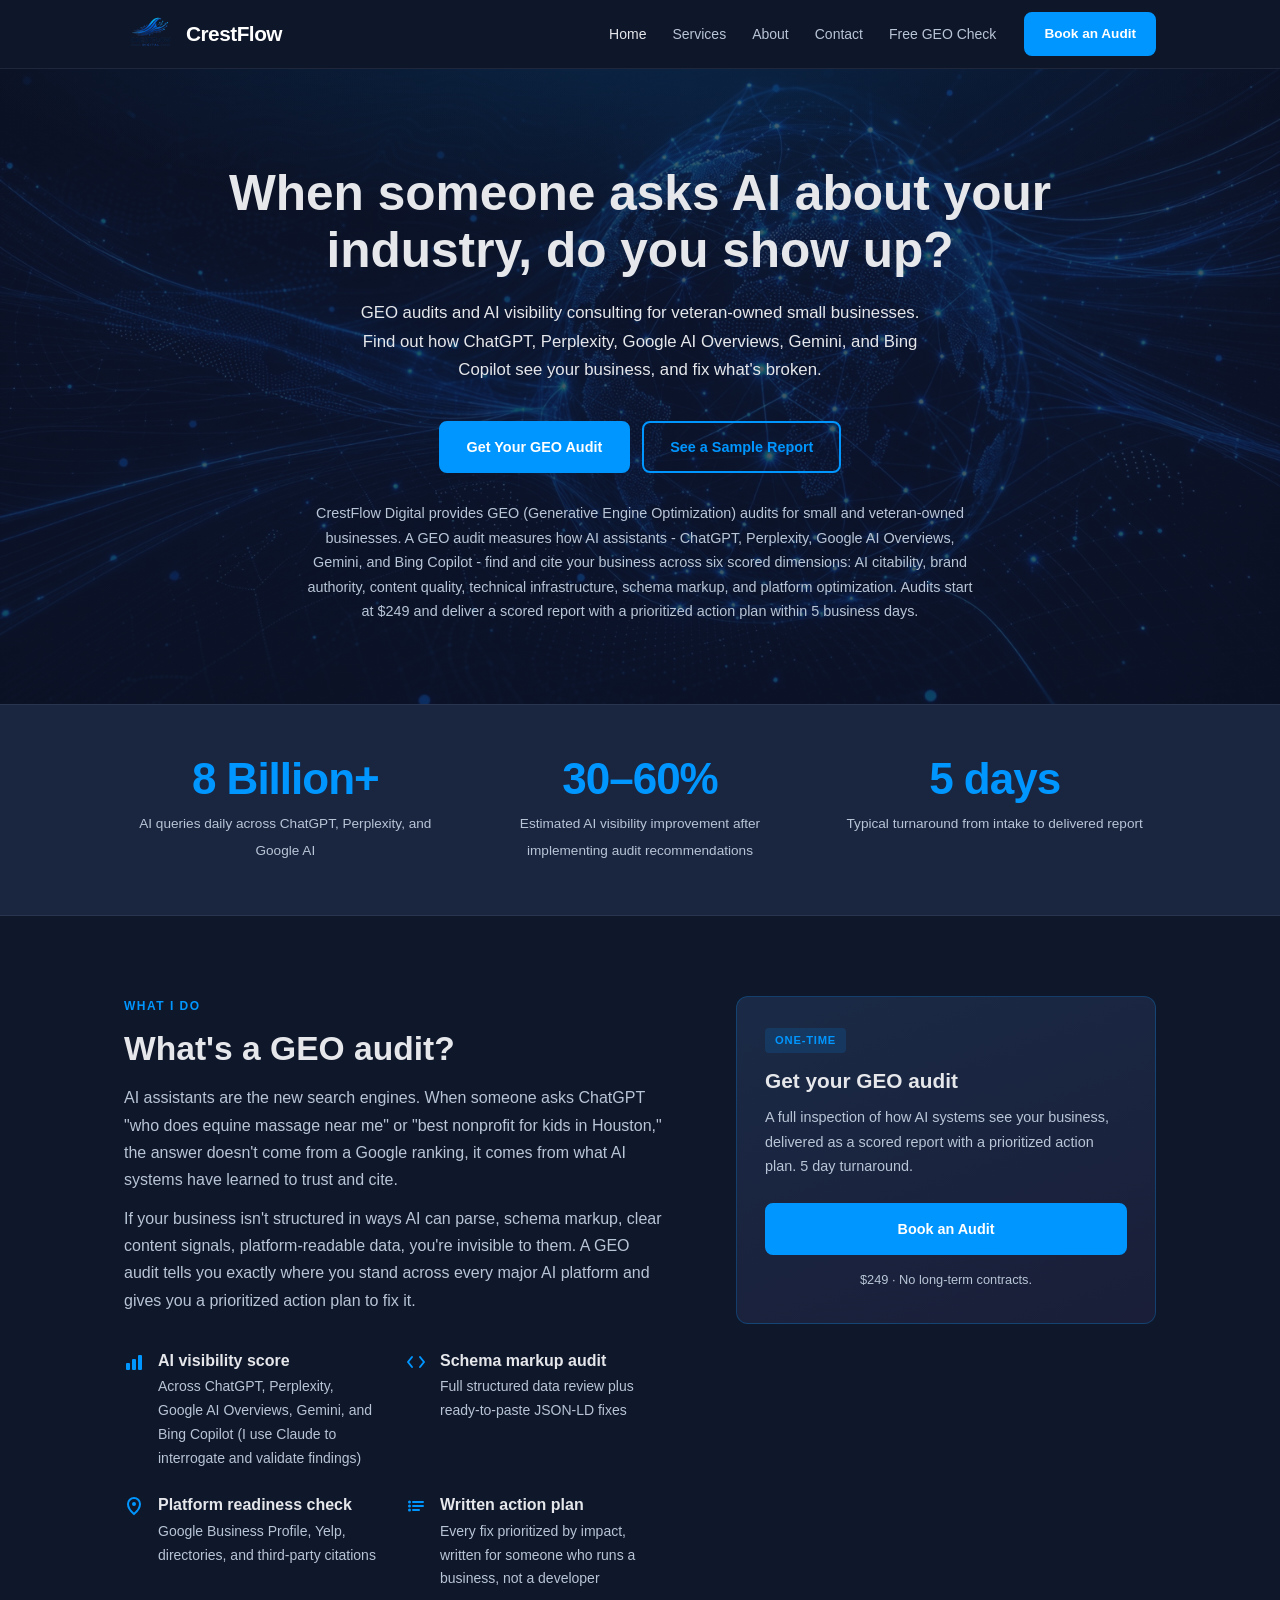
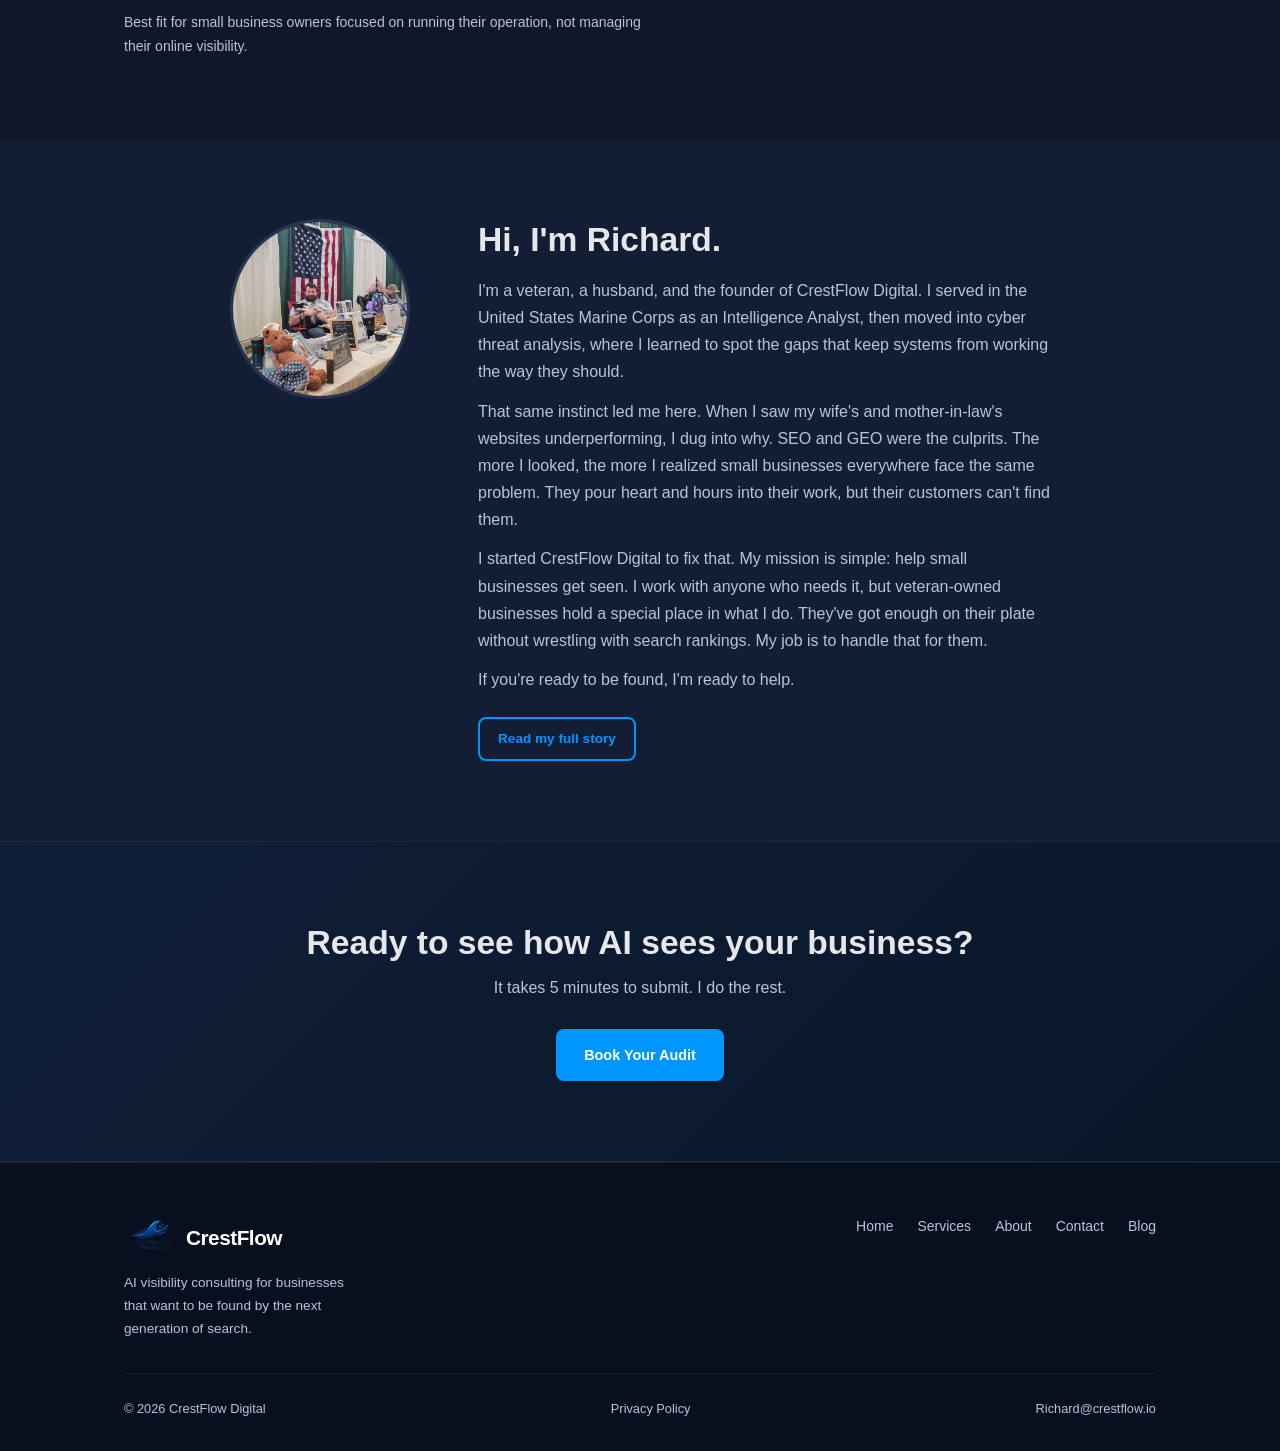
<file: index.html>
<!DOCTYPE html>
<html lang="en">
<head>
  <meta charset="UTF-8">
  <meta name="viewport" content="width=device-width, initial-scale=1">
  <title>CrestFlow Digital, AI Visibility &amp; GEO Audits for Small Businesses</title>
  <meta name="description" content="GEO audits and AI visibility consulting for veteran-owned small businesses. Find out how ChatGPT, Perplexity, Google AI Overviews, Gemini, and Bing Copilot see your business, and fix what's broken.">
  <link rel="canonical" href="https://crestflow.io/">

  <!-- Open Graph -->
  <meta property="og:type" content="website">
  <meta property="og:url" content="https://crestflow.io/">
  <meta property="og:title" content="CrestFlow Digital, AI Visibility &amp; GEO Audits">
  <meta property="og:description" content="GEO audits and AI visibility consulting for veteran-owned small businesses. Find out how ChatGPT, Perplexity, Google AI Overviews, Gemini, and Bing Copilot see your business.">
  <meta property="og:image" content="https://crestflow.io/assets/og-image.png">

  <!-- Twitter Card -->
  <meta name="twitter:card" content="summary_large_image">
  <meta name="twitter:title" content="CrestFlow Digital, AI Visibility &amp; GEO Audits">
  <meta name="twitter:description" content="GEO audits and AI visibility consulting for veteran-owned small businesses.">
  <meta name="twitter:image" content="https://crestflow.io/assets/og-image.png">

  <!-- Favicon -->
  <link rel="icon" type="image/png" href="assets/logo.png">

  <link rel="stylesheet" href="assets/style.css">

  <!-- JSON-LD: Organization + ProfessionalService -->
  <script type="application/ld+json">
  {
    "@context": "https://schema.org",
    "@graph": [
      {
        "@type": "Organization",
        "@id": "https://crestflow.io/#organization",
        "name": "CrestFlow Digital",
        "url": "https://crestflow.io",
        "logo": "https://crestflow.io/assets/logo.png",
        "email": "Richard@crestflow.io",
        "description": "GEO audits and AI visibility consulting for veteran-owned small businesses.",
        "founder": {
          "@type": "Person",
          "name": "Richard Rogers"
        },
        "areaServed": "US",
        "sameAs": [
          "https://github.com/Richcamrog/Crestflow-Digital-"
        ]
      },
      {
        "@type": "ProfessionalService",
        "@id": "https://crestflow.io/#service",
        "name": "CrestFlow Digital",
        "url": "https://crestflow.io",
        "description": "Generative Engine Optimization (GEO) audits that measure and improve how AI assistants like ChatGPT, Perplexity, and Google AI find and cite your business.",
        "provider": { "@id": "https://crestflow.io/#organization" },
        "serviceType": "GEO Audit",
        "areaServed": "US",
        "audience": {
          "@type": "Audience",
          "audienceType": "Veteran-owned small businesses"
        }
      },
      {
        "@type": "WebSite",
        "@id": "https://crestflow.io/#website",
        "name": "CrestFlow Digital",
        "url": "https://crestflow.io",
        "description": "GEO audits and AI visibility consulting for veteran-owned small businesses. CrestFlow Digital measures how AI assistants find and cite your business, and delivers a prioritized action plan to improve that visibility.",
        "publisher": { "@id": "https://crestflow.io/#organization" },
        "inLanguage": "en-US"
      }
    ]
  }
  </script>
</head>
<body>

  <!-- ========== NAV ========== -->
  <header class="site-header">
    <nav class="nav container">
      <a href="index.html" class="nav-logo"><img src="assets/crestflow_logo_transparent.png" alt="CrestFlow Digital" width="52" height="52"><span class="nav-logo-text">CrestFlow</span></a>

      <button class="nav-toggle" id="navToggle" aria-label="Toggle navigation" aria-expanded="false">
        <span></span><span></span><span></span>
      </button>

      <ul class="nav-links" id="navLinks">
        <li><a href="index.html" aria-current="page">Home</a></li>
        <li><a href="services.html">Services</a></li>
        <li><a href="about.html">About</a></li>
        <li><a href="contact.html">Contact</a></li>
        <li><a href="geo-check.html">Free GEO Check</a></li>
      </ul>

      <a href="contact.html" class="btn btn-primary nav-cta">Book an Audit</a>
    </nav>
  </header>

  <main>

    <!-- ========== HERO ========== -->
    <section class="hero">
      <div class="container">
        <h1>When someone asks AI about your industry, do you show up?</h1>
        <p class="hero-sub">
          GEO audits and AI visibility consulting for veteran-owned small businesses.
          Find out how ChatGPT, Perplexity, Google AI Overviews, Gemini, and Bing Copilot see your business, and fix what's broken.
        </p>
        <div class="hero-ctas">
          <a href="contact.html" class="btn btn-primary">Get Your GEO Audit</a>
          <a href="sample-report.html" class="btn btn-outline">See a Sample Report</a>
        </div>
        <p class="hero-cite">
          CrestFlow Digital provides GEO (Generative Engine Optimization) audits for small and veteran-owned businesses.
          A GEO audit measures how AI assistants - ChatGPT, Perplexity, Google AI Overviews, Gemini, and Bing Copilot -
          find and cite your business across six scored dimensions: AI citability, brand authority, content quality,
          technical infrastructure, schema markup, and platform optimization. Audits start at $249 and deliver a scored
          report with a prioritized action plan within 5 business days.
        </p>
      </div>
    </section>

    <!-- ========== STATS STRIP ========== -->
    <div class="stats-strip">
      <div class="container">
        <div class="stats-grid">
          <div class="stat">
            <span class="stat-number">8 Billion+</span>
            <span class="stat-label">AI queries daily across ChatGPT, Perplexity, and Google AI</span>
          </div>
          <div class="stat">
            <span class="stat-number">30–60%</span>
            <span class="stat-label">Estimated AI visibility improvement after implementing audit recommendations</span>
          </div>
          <div class="stat">
            <span class="stat-number">5 days</span>
            <span class="stat-label">Typical turnaround from intake to delivered report</span>
          </div>
        </div>
      </div>
    </div>

    <!-- ========== WHAT'S A GEO AUDIT ========== -->
    <section>
      <div class="container">
        <div class="explainer-grid">
          <div>
            <span class="section-label">What I do</span>
            <h2>What's a GEO audit?</h2>
            <p style="margin-top:14px;">
              AI assistants are the new search engines. When someone asks ChatGPT "who does
              equine massage near me" or "best nonprofit for kids in Houston," the answer
              doesn't come from a Google ranking, it comes from what AI systems have
              learned to trust and cite.
            </p>
            <p style="margin-top:12px;">
              If your business isn't structured in ways AI can parse, schema markup, clear
              content signals, platform-readable data, you're invisible to them.
              A GEO audit tells you exactly where you stand across every major AI platform
              and gives you a prioritized action plan to fix it.
            </p>

            <ul class="feature-list">
              <li class="feature-item">
                <span class="feature-icon">
                  <!-- Score / bar chart icon -->
                  <svg width="20" height="20" viewBox="0 0 20 20" fill="none" aria-hidden="true">
                    <rect x="2" y="11" width="4" height="7" rx="1" fill="currentColor"/>
                    <rect x="8" y="7" width="4" height="11" rx="1" fill="currentColor"/>
                    <rect x="14" y="3" width="4" height="15" rx="1" fill="currentColor"/>
                  </svg>
                </span>
                <div>
                  <h4>AI visibility score</h4>
                  <p>Across ChatGPT, Perplexity, Google AI Overviews, Gemini, and Bing Copilot (I use Claude to interrogate and validate findings)</p>
                </div>
              </li>
              <li class="feature-item">
                <span class="feature-icon">
                  <!-- Schema / code icon -->
                  <svg width="20" height="20" viewBox="0 0 20 20" fill="none" aria-hidden="true">
                    <polyline points="6,5 2,10 6,15" stroke="currentColor" stroke-width="2" stroke-linecap="round" stroke-linejoin="round"/>
                    <polyline points="14,5 18,10 14,15" stroke="currentColor" stroke-width="2" stroke-linecap="round" stroke-linejoin="round"/>
                  </svg>
                </span>
                <div>
                  <h4>Schema markup audit</h4>
                  <p>Full structured data review plus ready-to-paste JSON-LD fixes</p>
                </div>
              </li>
              <li class="feature-item">
                <span class="feature-icon">
                  <!-- Map pin icon -->
                  <svg width="20" height="20" viewBox="0 0 20 20" fill="none" aria-hidden="true">
                    <path d="M10 2C6.69 2 4 4.69 4 8c0 4.97 6 10 6 10s6-5.03 6-10c0-3.31-2.69-6-6-6z" stroke="currentColor" stroke-width="2"/>
                    <circle cx="10" cy="8" r="2" fill="currentColor"/>
                  </svg>
                </span>
                <div>
                  <h4>Platform readiness check</h4>
                  <p>Google Business Profile, Yelp, directories, and third-party citations</p>
                </div>
              </li>
              <li class="feature-item">
                <span class="feature-icon">
                  <!-- Checklist icon -->
                  <svg width="20" height="20" viewBox="0 0 20 20" fill="none" aria-hidden="true">
                    <line x1="7" y1="6" x2="17" y2="6" stroke="currentColor" stroke-width="2" stroke-linecap="round"/>
                    <line x1="7" y1="10" x2="17" y2="10" stroke="currentColor" stroke-width="2" stroke-linecap="round"/>
                    <line x1="7" y1="14" x2="13" y2="14" stroke="currentColor" stroke-width="2" stroke-linecap="round"/>
                    <circle cx="3.5" cy="6" r="1.5" fill="currentColor"/>
                    <circle cx="3.5" cy="10" r="1.5" fill="currentColor"/>
                    <circle cx="3.5" cy="14" r="1.5" fill="currentColor"/>
                  </svg>
                </span>
                <div>
                  <h4>Written action plan</h4>
                  <p>Every fix prioritized by impact, written for someone who runs a business, not a developer</p>
                </div>
              </li>
            </ul>
            <p style="margin-top:20px;font-size:0.875rem;color:var(--text-muted);">Best fit for small business owners focused on running their operation, not managing their online visibility.</p>
          </div>

          <!-- Right side callout box -->
          <div class="explainer-sticky">
            <div class="card card-featured">
              <div class="card-tag">One-time</div>
              <h3>Get your GEO audit</h3>
              <p style="margin-top:8px;">A full inspection of how AI systems see your business, delivered as a scored report with a prioritized action plan. 5 day turnaround.</p>
              <div style="margin-top:24px;">
                <a href="contact.html" class="btn btn-primary" style="width:100%;text-align:center;display:block;">Book an Audit</a>
              </div>
              <p style="margin-top:14px;font-size:0.8rem;text-align:center;">$249 &middot; No long-term contracts.</p>
            </div>
          </div>
        </div>
      </div>
    </section>

    <!-- ========== FOUNDER SECTION ========== -->
    <section class="section-alt">
      <div class="container">
        <div class="founder-wrap">
          <img src="assets/richard.jpg" alt="Richard Rogers, founder of CrestFlow Digital" class="founder-photo" width="180" height="180">
          <div class="founder-content">
            <h2>Hi, I'm Richard.</h2>
            <p>I'm a veteran, a husband, and the founder of CrestFlow Digital. I served in the United States Marine Corps as an Intelligence Analyst, then moved into cyber threat analysis, where I learned to spot the gaps that keep systems from working the way they should.</p>
            <p>That same instinct led me here. When I saw my wife's and mother-in-law's websites underperforming, I dug into why. SEO and GEO were the culprits. The more I looked, the more I realized small businesses everywhere face the same problem. They pour heart and hours into their work, but their customers can't find them.</p>
            <p>I started CrestFlow Digital to fix that. My mission is simple: help small businesses get seen. I work with anyone who needs it, but veteran-owned businesses hold a special place in what I do. They've got enough on their plate without wrestling with search rankings. My job is to handle that for them.</p>
            <p>If you're ready to be found, I'm ready to help.</p>
            <div style="margin-top:24px;">
              <a href="about.html" class="btn btn-outline btn-sm">Read my full story</a>
            </div>
          </div>
        </div>
      </div>
    </section>

    <!-- ========== CTA BAND ========== -->
    <div class="cta-band">
      <div class="container">
        <h2>Ready to see how AI sees your business?</h2>
        <p>It takes 5 minutes to submit. I do the rest.</p>
        <a href="contact.html" class="btn btn-primary">Book Your Audit</a>
      </div>
    </div>

  </main>

  <!-- ========== FOOTER ========== -->
  <footer class="site-footer">
    <div class="container">
      <div class="footer-top">
        <div class="footer-brand">
          <a href="index.html" class="nav-logo"><img src="assets/crestflow_logo_transparent.png" alt="CrestFlow Digital" width="52" height="52"><span class="nav-logo-text">CrestFlow</span></a>
          <p>AI visibility consulting for businesses that want to be found by the next generation of search.</p>
        </div>
        <nav class="footer-nav" aria-label="Footer navigation">
          <a href="index.html">Home</a>
          <a href="services.html">Services</a>
          <a href="about.html">About</a>
          <a href="contact.html">Contact</a>
          <a href="seo-vs-geo.html">Blog</a>
        </nav>
      </div>
      <div class="footer-bottom">
        <p>&copy; 2026 CrestFlow Digital</p>
        <a href="privacy.html">Privacy Policy</a>
        <a href="mailto:Richard@crestflow.io">Richard@crestflow.io</a>
      </div>
    </div>
  </footer>

  <script src="assets/script.js"></script>
</body>
</html>
</file>
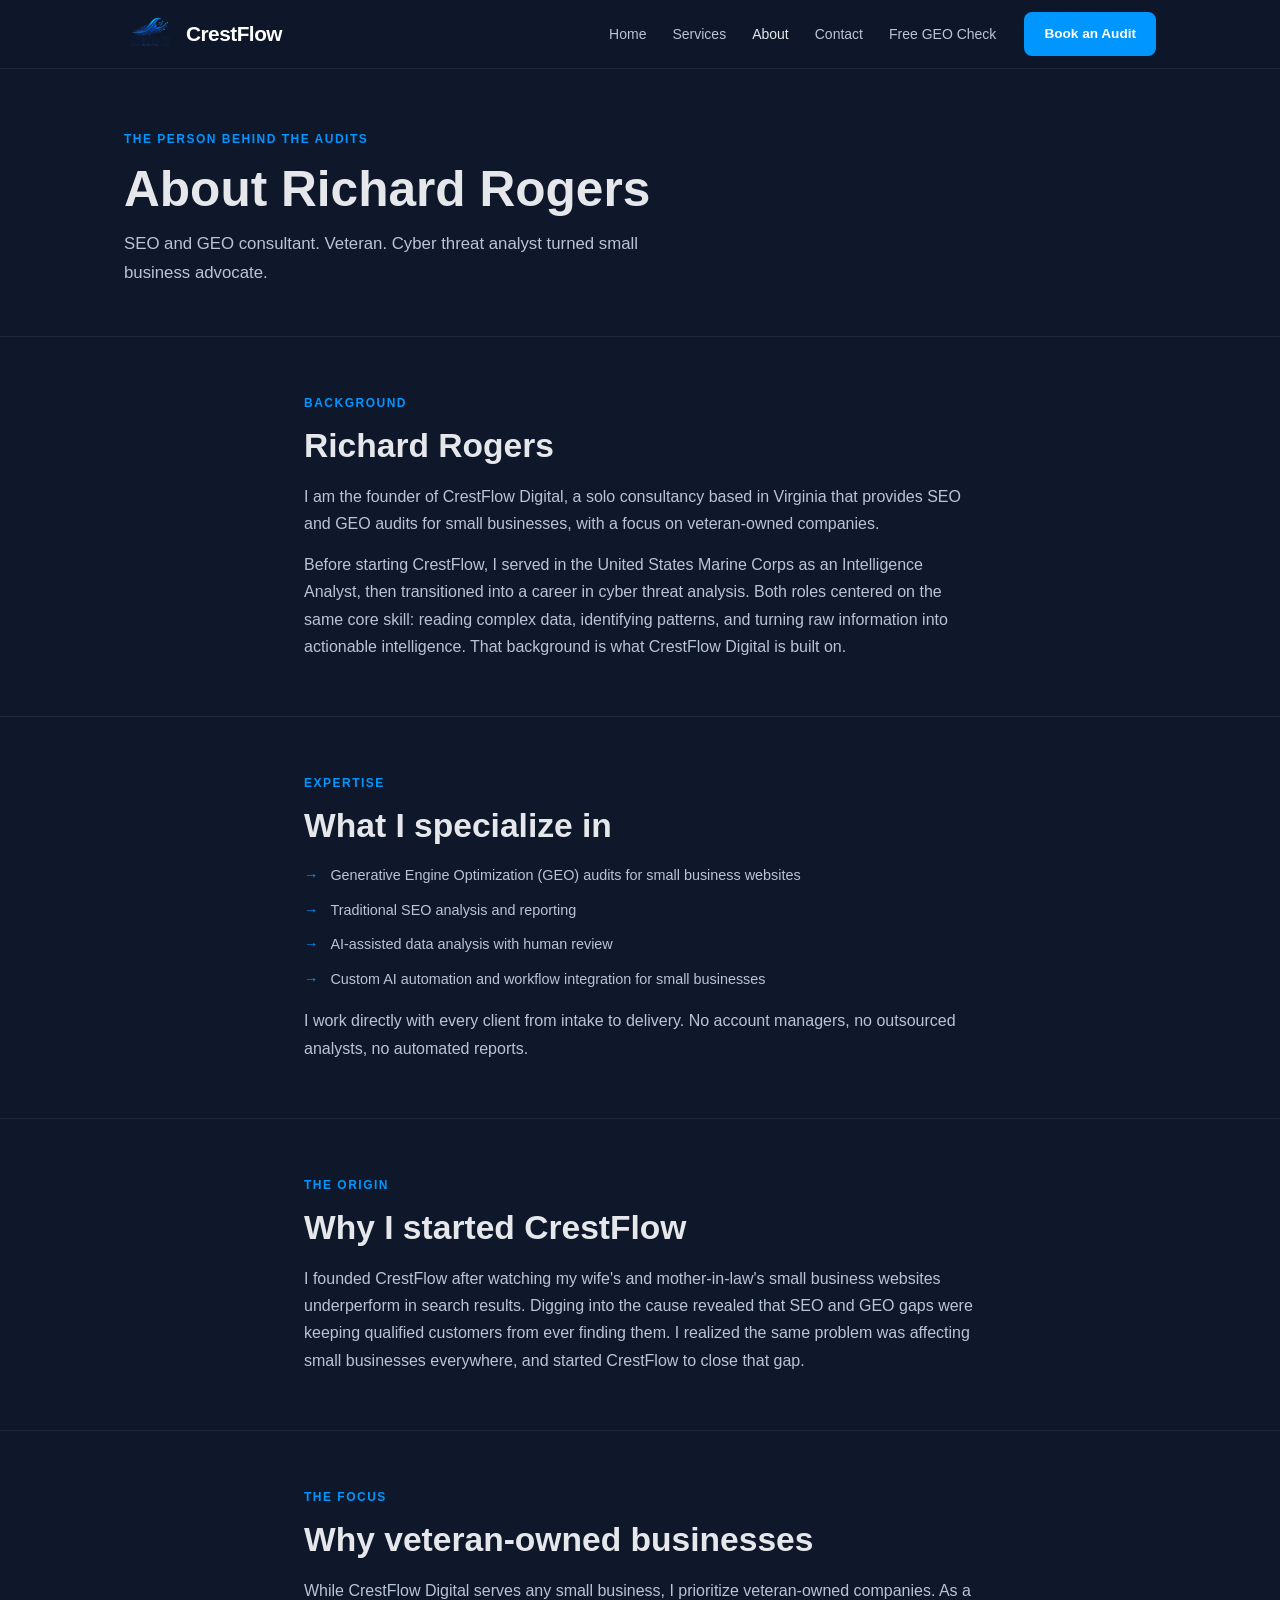
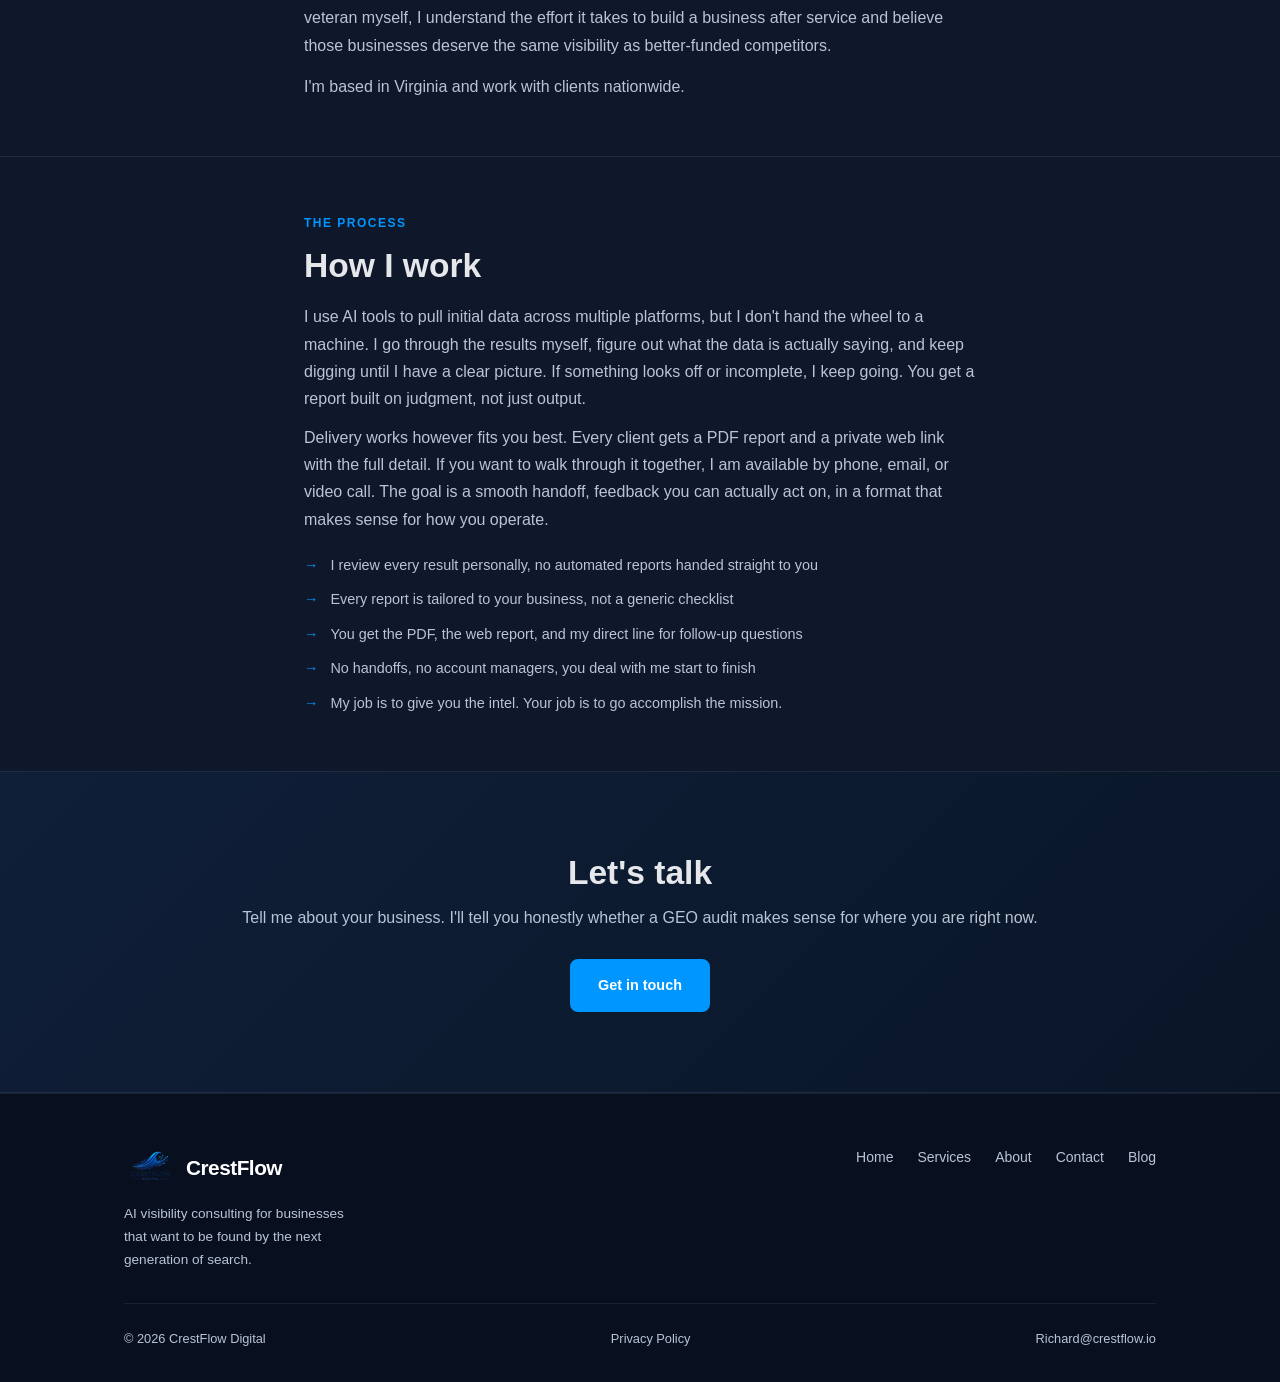
<file: about.html>
<!DOCTYPE html>
<html lang="en">
<head>
  <meta charset="UTF-8">
  <meta name="viewport" content="width=device-width, initial-scale=1">
  <title>About, CrestFlow Digital</title>
  <meta name="description" content="CrestFlow Digital is a solo AI consultancy founded by Richard Rogers, focused on helping veteran-owned small businesses become visible to AI assistants.">
  <link rel="canonical" href="https://crestflow.io/about.html">

  <!-- Open Graph -->
  <meta property="og:type" content="website">
  <meta property="og:url" content="https://crestflow.io/about.html">
  <meta property="og:title" content="About, CrestFlow Digital">
  <meta property="og:description" content="CrestFlow Digital is a solo AI consultancy helping veteran-owned small businesses become visible to ChatGPT, Perplexity, and Google AI.">
  <meta property="og:image" content="https://crestflow.io/assets/og-image.png">

  <!-- Twitter Card -->
  <meta name="twitter:card" content="summary_large_image">
  <meta name="twitter:title" content="About, CrestFlow Digital">
  <meta name="twitter:description" content="CrestFlow Digital is a solo AI consultancy helping veteran-owned small businesses get found by AI.">
  <meta name="twitter:image" content="https://crestflow.io/assets/og-image.png">

  <link rel="icon" type="image/png" href="assets/logo.png">
  <link rel="stylesheet" href="assets/style.css">

  <!-- JSON-LD: Person -->
  <script type="application/ld+json">
  {
    "@context": "https://schema.org",
    "@type": "Person",
    "name": "Richard Rogers",
    "jobTitle": "Founder",
    "description": "Richard Rogers is a United States Marine Corps veteran, former Intelligence Analyst, and former cyber threat analyst based in Virginia. He founded CrestFlow Digital, a solo SEO and GEO audit consultancy specializing in small and veteran-owned businesses.",
    "address": {
      "@type": "PostalAddress",
      "addressRegion": "VA",
      "addressCountry": "US"
    },
    "worksFor": {
      "@type": "Organization",
      "name": "CrestFlow Digital",
      "url": "https://crestflow.io"
    },
    "email": "Richard@crestflow.io",
    "url": "https://crestflow.io/about.html",
    "sameAs": []
  }
  </script>
</head>
<body>

  <!-- ========== NAV ========== -->
  <header class="site-header">
    <nav class="nav container">
      <a href="index.html" class="nav-logo"><img src="assets/crestflow_logo_transparent.png" alt="CrestFlow Digital" width="52" height="52"><span class="nav-logo-text">CrestFlow</span></a>

      <button class="nav-toggle" id="navToggle" aria-label="Toggle navigation" aria-expanded="false">
        <span></span><span></span><span></span>
      </button>

      <ul class="nav-links" id="navLinks">
        <li><a href="index.html">Home</a></li>
        <li><a href="services.html">Services</a></li>
        <li><a href="about.html" aria-current="page">About</a></li>
        <li><a href="contact.html">Contact</a></li>
        <li><a href="geo-check.html">Free GEO Check</a></li>
      </ul>

      <a href="contact.html" class="btn btn-primary nav-cta">Book an Audit</a>
    </nav>
  </header>

  <main>

    <!-- ========== PAGE HERO ========== -->
    <div class="page-hero">
      <div class="container">
        <span class="section-label">The person behind the audits</span>
        <h1>About Richard Rogers</h1>
        <p>SEO and GEO consultant. Veteran. Cyber threat analyst turned small business advocate.</p>
      </div>
    </div>

    <!-- ========== SECTION 1: BACKGROUND ========== -->
    <div class="about-section">
      <div class="container" style="max-width:720px;">
        <span class="section-label">Background</span>
        <h2>Richard Rogers</h2>
        <p>I am the founder of CrestFlow Digital, a solo consultancy based in Virginia that provides SEO and GEO audits for small businesses, with a focus on veteran-owned companies.</p>
        <p style="margin-top:14px;">Before starting CrestFlow, I served in the United States Marine Corps as an Intelligence Analyst, then transitioned into a career in cyber threat analysis. Both roles centered on the same core skill: reading complex data, identifying patterns, and turning raw information into actionable intelligence. That background is what CrestFlow Digital is built on.</p>
      </div>
    </div>

    <!-- ========== SECTION 2: EXPERTISE ========== -->
    <div class="about-section">
      <div class="container" style="max-width:720px;">
        <span class="section-label">Expertise</span>
        <h2>What I specialize in</h2>
        <ul class="how-i-work-list" style="margin-top:14px;">
          <li>Generative Engine Optimization (GEO) audits for small business websites</li>
          <li>Traditional SEO analysis and reporting</li>
          <li>AI-assisted data analysis with human review</li>
          <li>Custom AI automation and workflow integration for small businesses</li>
        </ul>
        <p style="margin-top:16px;">I work directly with every client from intake to delivery. No account managers, no outsourced analysts, no automated reports.</p>
      </div>
    </div>

    <!-- ========== SECTION 3: WHY I STARTED CRESTFLOW ========== -->
    <div class="about-section">
      <div class="container" style="max-width:720px;">
        <span class="section-label">The origin</span>
        <h2>Why I started CrestFlow</h2>
        <p>I founded CrestFlow after watching my wife's and mother-in-law's small business websites underperform in search results. Digging into the cause revealed that SEO and GEO gaps were keeping qualified customers from ever finding them. I realized the same problem was affecting small businesses everywhere, and started CrestFlow to close that gap.</p>
      </div>
    </div>

    <!-- ========== SECTION 4: WHY VETERAN BUSINESSES ========== -->
    <div class="about-section">
      <div class="container" style="max-width:720px;">
        <span class="section-label">The focus</span>
        <h2>Why veteran-owned businesses</h2>
        <p>While CrestFlow Digital serves any small business, I prioritize veteran-owned companies. As a veteran myself, I understand the effort it takes to build a business after service and believe those businesses deserve the same visibility as better-funded competitors.</p>
        <p style="margin-top:14px;">I'm based in Virginia and work with clients nationwide.</p>
      </div>
    </div>

    <!-- ========== SECTION 4: HOW I WORK (pre-written) ========== -->
    <div class="about-section">
      <div class="container" style="max-width:720px;">
        <span class="section-label">The process</span>
        <h2>How I work</h2>
        <p>
          I use AI tools to pull initial data across multiple platforms, but I don't hand the
          wheel to a machine. I go through the results myself, figure out what the data is
          actually saying, and keep digging until I have a clear picture. If something looks
          off or incomplete, I keep going. You get a report built on judgment, not just output.
        </p>
        <p>
          Delivery works however fits you best. Every client gets a PDF report and a private web
          link with the full detail. If you want to walk through it together, I am available by
          phone, email, or video call. The goal is a smooth handoff, feedback you can actually
          act on, in a format that makes sense for how you operate.
        </p>
        <ul class="how-i-work-list" style="margin-top:20px;">
          <li>I review every result personally, no automated reports handed straight to you</li>
          <li>Every report is tailored to your business, not a generic checklist</li>
          <li>You get the PDF, the web report, and my direct line for follow-up questions</li>
          <li>No handoffs, no account managers, you deal with me start to finish</li>
          <li>My job is to give you the intel. Your job is to go accomplish the mission.</li>
        </ul>
      </div>
    </div>

    <!-- ========== CTA ========== -->
    <section class="cta-band">
      <div class="container">
        <h2>Let's talk</h2>
        <p>Tell me about your business. I'll tell you honestly whether a GEO audit makes sense for where you are right now.</p>
        <a href="contact.html" class="btn btn-primary">Get in touch</a>
      </div>
    </section>

  </main>

  <!-- ========== FOOTER ========== -->
  <footer class="site-footer">
    <div class="container">
      <div class="footer-top">
        <div class="footer-brand">
          <a href="index.html" class="nav-logo"><img src="assets/crestflow_logo_transparent.png" alt="CrestFlow Digital" width="52" height="52"><span class="nav-logo-text">CrestFlow</span></a>
          <p>AI visibility consulting for businesses that want to be found by the next generation of search.</p>
        </div>
        <nav class="footer-nav" aria-label="Footer navigation">
          <a href="index.html">Home</a>
          <a href="services.html">Services</a>
          <a href="about.html">About</a>
          <a href="contact.html">Contact</a>
          <a href="seo-vs-geo.html">Blog</a>
        </nav>
      </div>
      <div class="footer-bottom">
        <p>&copy; 2026 CrestFlow Digital</p>
        <a href="privacy.html">Privacy Policy</a>
        <a href="mailto:Richard@crestflow.io">Richard@crestflow.io</a>
      </div>
    </div>
  </footer>

  <script src="assets/script.js"></script>
</body>
</html>
</file>
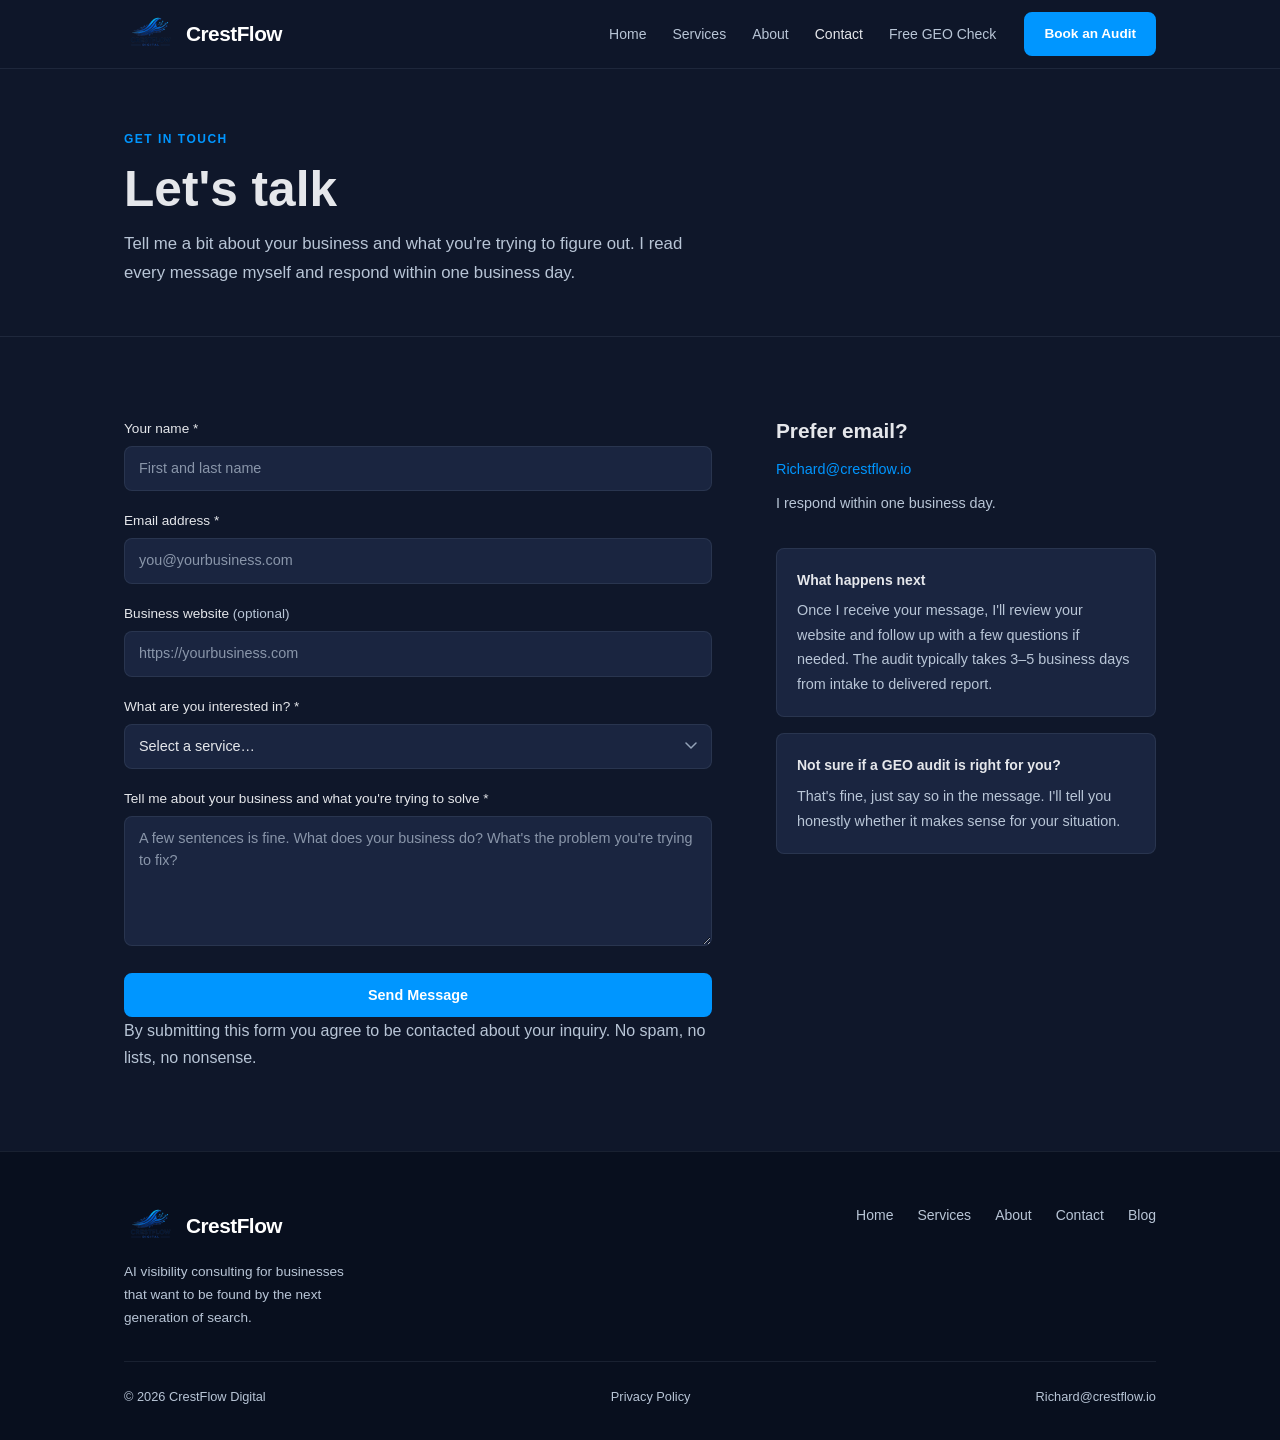
<file: contact.html>
<!DOCTYPE html>
<html lang="en">
<head>
  <meta charset="UTF-8">
  <meta name="viewport" content="width=device-width, initial-scale=1">
  <title>Contact, CrestFlow Digital</title>
  <meta name="description" content="Request a GEO audit or ask about AI deployment services. CrestFlow Digital responds within one business day.">
  <link rel="canonical" href="https://crestflow.io/contact.html">

  <!-- Open Graph -->
  <meta property="og:type" content="website">
  <meta property="og:url" content="https://crestflow.io/contact.html">
  <meta property="og:title" content="Contact, CrestFlow Digital">
  <meta property="og:description" content="Request a GEO audit or ask about AI deployment services. We respond within one business day.">
  <meta property="og:image" content="https://crestflow.io/assets/og-image.png">

  <!-- Twitter Card -->
  <meta name="twitter:card" content="summary_large_image">
  <meta name="twitter:title" content="Contact, CrestFlow Digital">
  <meta name="twitter:description" content="Request a GEO audit or ask about AI deployment. CrestFlow Digital responds within one business day.">
  <meta name="twitter:image" content="https://crestflow.io/assets/og-image.png">

  <link rel="icon" type="image/png" href="assets/logo.png">
  <link rel="stylesheet" href="assets/style.css">

  <!-- JSON-LD: ContactPage -->
  <script type="application/ld+json">
  {
    "@context": "https://schema.org",
    "@type": "ContactPage",
    "name": "Contact CrestFlow Digital",
    "url": "https://crestflow.io/contact.html",
    "description": "Contact CrestFlow Digital to request a GEO audit or inquire about AI deployment services.",
    "mainEntity": {
      "@type": "Organization",
      "name": "CrestFlow Digital",
      "email": "Richard@crestflow.io",
      "url": "https://crestflow.io"
    }
  }
  </script>
</head>
<body>

  <!-- ========== NAV ========== -->
  <header class="site-header">
    <nav class="nav container">
      <a href="index.html" class="nav-logo"><img src="assets/crestflow_logo_transparent.png" alt="CrestFlow Digital" width="52" height="52"><span class="nav-logo-text">CrestFlow</span></a>

      <button class="nav-toggle" id="navToggle" aria-label="Toggle navigation" aria-expanded="false">
        <span></span><span></span><span></span>
      </button>

      <ul class="nav-links" id="navLinks">
        <li><a href="index.html">Home</a></li>
        <li><a href="services.html">Services</a></li>
        <li><a href="about.html">About</a></li>
        <li><a href="contact.html" aria-current="page">Contact</a></li>
        <li><a href="geo-check.html">Free GEO Check</a></li>
      </ul>

      <a href="contact.html" class="btn btn-primary nav-cta">Book an Audit</a>
    </nav>
  </header>

  <main>

    <!-- ========== PAGE HERO ========== -->
    <div class="page-hero">
      <div class="container">
        <span class="section-label">Get in touch</span>
        <h1>Let's talk</h1>
        <p>Tell me a bit about your business and what you're trying to figure out. I read every message myself and respond within one business day.</p>
      </div>
    </div>

    <!-- ========== CONTACT FORM ========== -->
    <section>
      <div class="container">
        <div class="contact-grid">

          <!-- Form -->
          <div>
            <div id="formSuccess" style="display:none;padding:32px 0;text-align:center;">
              <p style="font-size:1.2rem;font-weight:700;color:var(--accent);margin-bottom:8px;">Message sent!</p>
              <p style="color:var(--text-muted);">Thanks for reaching out. I'll get back to you within 1 business day.</p>
            </div>

            <form id="contactForm">
              <!-- Honeypot field, hidden from real users, bots fill it in -->
              <div class="hp-field" aria-hidden="true">
                <label for="website_url_confirm">Leave this field blank</label>
                <input type="text" name="website_url_confirm" id="website_url_confirm" tabindex="-1" autocomplete="off">
              </div>

              <div class="form-group">
                <label for="name">Your name <span aria-hidden="true">*</span></label>
                <input
                  type="text"
                  id="name"
                  name="name"
                  required
                  placeholder="First and last name"
                  autocomplete="name"
                >
              </div>

              <div class="form-group">
                <label for="email">Email address <span aria-hidden="true">*</span></label>
                <input
                  type="email"
                  id="email"
                  name="email"
                  required
                  placeholder="you@yourbusiness.com"
                  autocomplete="email"
                >
              </div>

              <div class="form-group">
                <label for="website">Business website <span style="color:var(--text-muted);font-weight:400;">(optional)</span></label>
                <input
                  type="text"
                  id="website"
                  name="website"
                  placeholder="https://yourbusiness.com"
                  autocomplete="url"
                >
              </div>

              <div class="form-group">
                <label for="service">What are you interested in? <span aria-hidden="true">*</span></label>
                <select id="service" name="service" required>
                  <option value="" disabled selected>Select a service…</option>
                  <option value="geo-audit">GEO Audit</option>
                  <option value="monthly-monitoring">Monthly GEO Monitoring</option>
                  <option value="ai-deployment">AI Deployment / Custom Agent</option>
                  <option value="chatbot">Custom AI Chatbot</option>
                  <option value="not-sure">Not sure yet</option>
                </select>
              </div>

              <div class="form-group">
                <label for="message">Tell me about your business and what you're trying to solve <span aria-hidden="true">*</span></label>
                <textarea
                  id="message"
                  name="message"
                  required
                  placeholder="A few sentences is fine. What does your business do? What's the problem you're trying to fix?"
                ></textarea>
              </div>

              <div class="form-submit">
                <button type="submit" class="btn btn-primary">Send Message</button>
              </div>

            </form>

            <p class="form-note">
              By submitting this form you agree to be contacted about your inquiry.
              No spam, no lists, no nonsense.
            </p>
          </div>

          <!-- Aside -->
          <aside class="contact-aside">
            <h3>Prefer email?</h3>
            <p>
              <a href="mailto:Richard@crestflow.io">Richard@crestflow.io</a>
            </p>
            <p>I respond within one business day.</p>

            <div class="contact-note">
              <strong style="color:var(--text);display:block;margin-bottom:6px;">What happens next</strong>
              <p>
                Once I receive your message, I'll review your website and follow up
                with a few questions if needed. The audit typically takes
                3–5 business days from intake to delivered report.
              </p>
            </div>

            <div class="contact-note" style="margin-top:16px;">
              <strong style="color:var(--text);display:block;margin-bottom:6px;">Not sure if a GEO audit is right for you?</strong>
              <p>
                That's fine, just say so in the message. I'll tell you honestly
                whether it makes sense for your situation.
              </p>
            </div>
          </aside>

        </div>
      </div>
    </section>

  </main>

  <!-- ========== FOOTER ========== -->
  <footer class="site-footer">
    <div class="container">
      <div class="footer-top">
        <div class="footer-brand">
          <a href="index.html" class="nav-logo"><img src="assets/crestflow_logo_transparent.png" alt="CrestFlow Digital" width="52" height="52"><span class="nav-logo-text">CrestFlow</span></a>
          <p>AI visibility consulting for businesses that want to be found by the next generation of search.</p>
        </div>
        <nav class="footer-nav" aria-label="Footer navigation">
          <a href="index.html">Home</a>
          <a href="services.html">Services</a>
          <a href="about.html">About</a>
          <a href="contact.html">Contact</a>
          <a href="seo-vs-geo.html">Blog</a>
        </nav>
      </div>
      <div class="footer-bottom">
        <p>&copy; 2026 CrestFlow Digital</p>
        <a href="privacy.html">Privacy Policy</a>
        <a href="mailto:Richard@crestflow.io">Richard@crestflow.io</a>
      </div>
    </div>
  </footer>

  <script src="assets/script.js"></script>
</body>
</html>
</file>
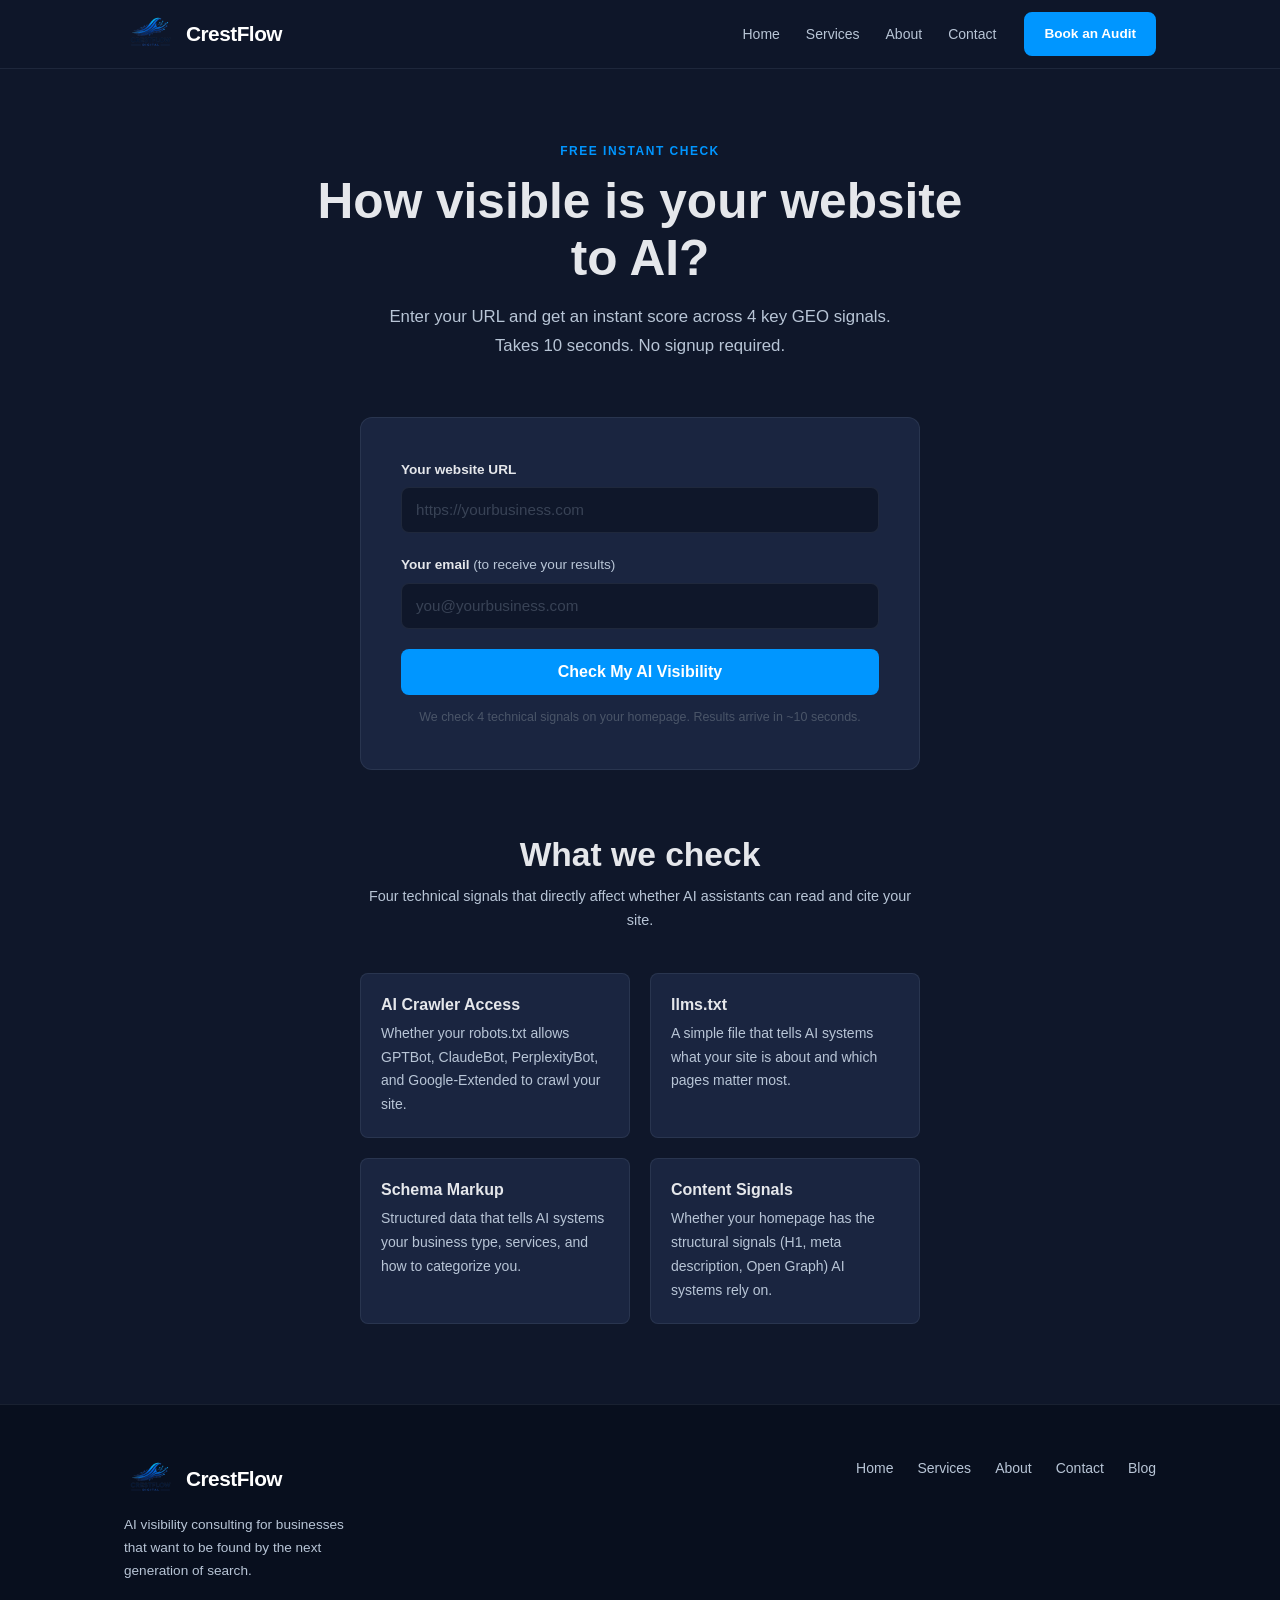
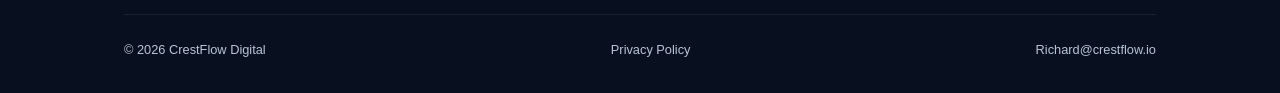
<file: geo-check.html>
<!DOCTYPE html>
<html lang="en">
<head>
  <meta charset="UTF-8">
  <meta name="viewport" content="width=device-width, initial-scale=1">
  <title>Free GEO Check — See How AI Sees Your Website | CrestFlow Digital</title>
  <meta name="description" content="Get an instant AI visibility score for your website. See how ChatGPT, Perplexity, and Google AI read your site — free, no signup required.">
  <link rel="canonical" href="https://crestflow.io/geo-check.html">

  <meta property="og:type" content="website">
  <meta property="og:url" content="https://crestflow.io/geo-check.html">
  <meta property="og:title" content="Free GEO Check — Instant AI Visibility Score">
  <meta property="og:description" content="See how AI assistants read your website in seconds. Free instant score, no signup.">
  <meta property="og:image" content="https://crestflow.io/assets/og-image.png">

  <link rel="icon" type="image/png" href="assets/logo.png">
  <link rel="stylesheet" href="assets/style.css">

  <style>
    /* ── Page hero ── */
    .check-hero {
      padding: 72px 0 56px;
      text-align: center;
    }
    .check-hero h1 { max-width: 680px; margin: 0 auto; }
    .check-hero p  { margin: 16px auto 0; max-width: 520px; font-size: 1.05rem; }

    /* ── Form card ── */
    .check-card {
      background: var(--bg-card);
      border: 1px solid var(--border);
      border-radius: 12px;
      padding: 40px;
      max-width: 560px;
      margin: 0 auto 64px;
    }

    .form-group { margin-bottom: 20px; }
    .form-group label {
      display: block;
      font-size: 0.85rem;
      font-weight: 600;
      color: var(--text);
      margin-bottom: 6px;
    }
    .form-group input {
      width: 100%;
      padding: 11px 14px;
      background: var(--bg);
      border: 1px solid var(--border);
      border-radius: var(--radius);
      color: var(--text);
      font-size: 0.95rem;
      font-family: var(--font);
      outline: none;
      transition: border-color 0.15s;
    }
    .form-group input:focus { border-color: var(--accent); }
    .form-group input::placeholder { color: #4a5568; }

    .check-btn {
      width: 100%;
      padding: 14px;
      font-size: 1rem;
      font-weight: 700;
      background: var(--accent);
      color: #fff;
      border: none;
      border-radius: var(--radius);
      cursor: pointer;
      transition: background 0.15s, opacity 0.15s;
      font-family: var(--font);
    }
    .check-btn:hover:not(:disabled) { background: var(--accent-dark); }
    .check-btn:disabled { opacity: 0.6; cursor: not-allowed; }

    .form-note {
      text-align: center;
      font-size: 0.78rem;
      color: #4a5568;
      margin-top: 12px;
    }

    /* ── Loading ── */
    #loadingState { display: none; text-align: center; padding: 40px 0; }
    .spinner {
      width: 40px; height: 40px;
      border: 3px solid var(--border);
      border-top-color: var(--accent);
      border-radius: 50%;
      animation: spin 0.8s linear infinite;
      margin: 0 auto 20px;
    }
    @keyframes spin { to { transform: rotate(360deg); } }
    #loadingState p { font-size: 0.9rem; color: var(--text-muted); }

    /* ── Results ── */
    #resultsState { display: none; }

    .score-header {
      text-align: center;
      padding: 32px 0 24px;
    }
    .score-circle {
      width: 120px; height: 120px;
      border-radius: 50%;
      border: 6px solid var(--accent);
      display: flex;
      flex-direction: column;
      align-items: center;
      justify-content: center;
      margin: 0 auto 16px;
    }
    .score-circle.score-good   { border-color: #22c55e; }
    .score-circle.score-fair   { border-color: #f59e0b; }
    .score-circle.score-poor   { border-color: #ef4444; }
    .score-number {
      font-size: 2.2rem;
      font-weight: 800;
      line-height: 1;
      color: var(--text);
    }
    .score-denom {
      font-size: 0.85rem;
      color: var(--text-muted);
    }
    .score-label {
      font-size: 1.1rem;
      font-weight: 700;
      color: var(--text);
    }
    .score-url {
      font-size: 0.85rem;
      color: var(--text-muted);
      margin-top: 4px;
    }

    /* ── Breakdown bars ── */
    .breakdown-grid {
      display: grid;
      grid-template-columns: 1fr 1fr;
      gap: 14px;
      margin: 28px 0;
    }
    @media (max-width: 480px) { .breakdown-grid { grid-template-columns: 1fr; } }

    .breakdown-item {
      background: var(--bg);
      border: 1px solid var(--border);
      border-radius: var(--radius);
      padding: 14px 16px;
    }
    .breakdown-label {
      font-size: 0.75rem;
      font-weight: 700;
      text-transform: uppercase;
      letter-spacing: 1px;
      color: var(--text-muted);
      margin-bottom: 6px;
    }
    .breakdown-score {
      font-size: 1.4rem;
      font-weight: 800;
      color: var(--text);
      line-height: 1;
    }
    .breakdown-score span {
      font-size: 0.8rem;
      font-weight: 400;
      color: var(--text-muted);
    }
    .breakdown-bar {
      height: 4px;
      background: var(--border);
      border-radius: 2px;
      margin-top: 8px;
      overflow: hidden;
    }
    .breakdown-bar-fill {
      height: 100%;
      border-radius: 2px;
      background: var(--accent);
      transition: width 0.6s ease;
    }

    /* ── Findings ── */
    .findings-list {
      list-style: none;
      margin: 0 0 28px;
      padding: 0;
    }
    .findings-list li {
      display: flex;
      gap: 12px;
      padding: 14px 0;
      border-bottom: 1px solid var(--border);
      font-size: 0.9rem;
      color: var(--text-muted);
      line-height: 1.5;
    }
    .findings-list li:last-child { border-bottom: none; }
    .finding-icon {
      flex-shrink: 0;
      width: 20px;
      height: 20px;
      border-radius: 50%;
      display: flex;
      align-items: center;
      justify-content: center;
      font-size: 0.65rem;
      font-weight: 800;
      margin-top: 1px;
    }
    .finding-icon.pass { background: rgba(34,197,94,0.15); color: #22c55e; }
    .finding-icon.fail { background: rgba(239,68,68,0.15);  color: #ef4444; }
    .finding-icon.warn { background: rgba(245,158,11,0.15); color: #f59e0b; }

    /* ── CTA ── */
    .results-cta {
      background: var(--bg-alt);
      border: 1px solid var(--border);
      border-radius: 12px;
      padding: 28px 32px;
      text-align: center;
      margin-top: 8px;
    }
    .results-cta h3 { margin-bottom: 8px; font-size: 1.1rem; }
    .results-cta p  { font-size: 0.9rem; margin-bottom: 20px; }

    .results-disclaimer {
      font-size: 0.75rem;
      color: #4a5568;
      text-align: center;
      margin-top: 20px;
      line-height: 1.5;
    }

    /* ── Error state ── */
    #errorState {
      display: none;
      text-align: center;
      padding: 20px 0;
      color: #ef4444;
      font-size: 0.9rem;
    }

    /* ── What we check section ── */
    .checks-grid {
      display: grid;
      grid-template-columns: repeat(auto-fit, minmax(220px, 1fr));
      gap: 20px;
      margin-top: 40px;
    }
    .check-item {
      background: var(--bg-card);
      border: 1px solid var(--border);
      border-radius: var(--radius);
      padding: 20px;
    }
    .check-item h4 { margin-bottom: 6px; }
    .check-item p  { font-size: 0.875rem; }
  </style>
</head>
<body>

  <!-- NAV -->
  <header class="site-header">
    <nav class="nav container">
      <a href="index.html" class="nav-logo">
        <img src="assets/crestflow_logo_transparent.png" alt="CrestFlow Digital" width="52" height="52">
        <span class="nav-logo-text">CrestFlow</span>
      </a>
      <button class="nav-toggle" id="navToggle" aria-label="Toggle navigation" aria-expanded="false">
        <span></span><span></span><span></span>
      </button>
      <ul class="nav-links" id="navLinks">
        <li><a href="index.html">Home</a></li>
        <li><a href="services.html">Services</a></li>
        <li><a href="about.html">About</a></li>
        <li><a href="contact.html">Contact</a></li>
      </ul>
      <a href="contact.html" class="btn btn-primary nav-cta">Book an Audit</a>
    </nav>
  </header>

  <main>

    <div class="check-hero container">
      <span class="section-label">Free instant check</span>
      <h1>How visible is your website to AI?</h1>
      <p>Enter your URL and get an instant score across 4 key GEO signals. Takes 10 seconds. No signup required.</p>
    </div>

    <div class="container">
      <div class="check-card">

        <!-- Form -->
        <div id="formState">
          <form id="geoCheckForm" novalidate>
            <!-- Honeypot -->
            <div style="display:none;" aria-hidden="true">
              <input type="text" name="website_url_confirm" id="website_url_confirm" tabindex="-1" autocomplete="off">
            </div>

            <div class="form-group">
              <label for="checkUrl">Your website URL</label>
              <input type="url" id="checkUrl" name="url" placeholder="https://yourbusiness.com" required>
            </div>

            <div class="form-group">
              <label for="checkEmail">Your email <span style="font-weight:400;color:var(--text-muted);">(to receive your results)</span></label>
              <input type="email" id="checkEmail" name="email" placeholder="you@yourbusiness.com" required>
            </div>

            <button type="submit" class="check-btn" id="checkBtn">Check My AI Visibility</button>
          </form>
          <p class="form-note">We check 4 technical signals on your homepage. Results arrive in ~10 seconds.</p>
          <div id="errorState">Something went wrong — please try again or <a href="contact.html">contact me directly</a>.</div>
        </div>

        <!-- Loading -->
        <div id="loadingState">
          <div class="spinner"></div>
          <p id="loadingMsg">Fetching your site...</p>
        </div>

        <!-- Results -->
        <div id="resultsState">

          <div class="score-header">
            <div class="score-circle" id="scoreCircle">
              <div class="score-number" id="scoreNumber">--</div>
              <div class="score-denom">/100</div>
            </div>
            <div class="score-label" id="scoreLabel">Analyzing...</div>
            <div class="score-url" id="scoreUrl"></div>
          </div>

          <div class="breakdown-grid">
            <div class="breakdown-item">
              <div class="breakdown-label">AI Crawlers</div>
              <div class="breakdown-score"><span id="crawlerScore">--</span><span>/25</span></div>
              <div class="breakdown-bar"><div class="breakdown-bar-fill" id="crawlerBar" style="width:0%"></div></div>
            </div>
            <div class="breakdown-item">
              <div class="breakdown-label">llms.txt</div>
              <div class="breakdown-score"><span id="llmsScore">--</span><span>/25</span></div>
              <div class="breakdown-bar"><div class="breakdown-bar-fill" id="llmsBar" style="width:0%"></div></div>
            </div>
            <div class="breakdown-item">
              <div class="breakdown-label">Schema Markup</div>
              <div class="breakdown-score"><span id="schemaScore">--</span><span>/25</span></div>
              <div class="breakdown-bar"><div class="breakdown-bar-fill" id="schemaBar" style="width:0%"></div></div>
            </div>
            <div class="breakdown-item">
              <div class="breakdown-label">Content Signals</div>
              <div class="breakdown-score"><span id="contentScore">--</span><span>/25</span></div>
              <div class="breakdown-bar"><div class="breakdown-bar-fill" id="contentBar" style="width:0%"></div></div>
            </div>
          </div>

          <ul class="findings-list" id="findingsList"></ul>

          <div class="results-cta">
            <h3>Want the full picture?</h3>
            <p>This checks 4 technical signals on your homepage. A full GEO audit covers 6 dimensions across your entire site — brand mentions, content quality, platform readiness, competitor comparison, and a prioritized action plan.</p>
            <a href="contact.html" class="btn btn-primary">Book a Full GEO Audit — $249</a>
          </div>

          <p class="results-disclaimer">This tool checks 4 automated signals on your homepage only. A full GEO audit is a human-reviewed analysis covering your entire site across 6 scored dimensions.</p>

          <div style="text-align:center;margin-top:20px;">
            <button id="checkAnotherBtn" class="btn btn-outline btn-sm">Check another site</button>
          </div>

        </div>
      </div>

      <!-- What we check -->
      <div style="max-width:560px;margin:0 auto 80px;">
        <h2 style="text-align:center;margin-bottom:8px;">What we check</h2>
        <p style="text-align:center;font-size:0.9rem;margin-bottom:32px;">Four technical signals that directly affect whether AI assistants can read and cite your site.</p>
        <div class="checks-grid">
          <div class="check-item">
            <h4>AI Crawler Access</h4>
            <p>Whether your robots.txt allows GPTBot, ClaudeBot, PerplexityBot, and Google-Extended to crawl your site.</p>
          </div>
          <div class="check-item">
            <h4>llms.txt</h4>
            <p>A simple file that tells AI systems what your site is about and which pages matter most.</p>
          </div>
          <div class="check-item">
            <h4>Schema Markup</h4>
            <p>Structured data that tells AI systems your business type, services, and how to categorize you.</p>
          </div>
          <div class="check-item">
            <h4>Content Signals</h4>
            <p>Whether your homepage has the structural signals (H1, meta description, Open Graph) AI systems rely on.</p>
          </div>
        </div>
      </div>
    </div>

  </main>

  <!-- FOOTER -->
  <footer class="site-footer">
    <div class="container">
      <div class="footer-top">
        <div class="footer-brand">
          <a href="index.html" class="nav-logo">
            <img src="assets/crestflow_logo_transparent.png" alt="CrestFlow Digital" width="52" height="52">
            <span class="nav-logo-text">CrestFlow</span>
          </a>
          <p>AI visibility consulting for businesses that want to be found by the next generation of search.</p>
        </div>
        <nav class="footer-nav" aria-label="Footer navigation">
          <a href="index.html">Home</a>
          <a href="services.html">Services</a>
          <a href="about.html">About</a>
          <a href="contact.html">Contact</a>
          <a href="seo-vs-geo.html">Blog</a>
        </nav>
      </div>
      <div class="footer-bottom">
        <p>&copy; 2026 CrestFlow Digital</p>
        <a href="privacy.html">Privacy Policy</a>
        <a href="mailto:Richard@crestflow.io">Richard@crestflow.io</a>
      </div>
    </div>
  </footer>

  <script src="assets/script.js"></script>
  <script>
    const form        = document.getElementById('geoCheckForm');
    const formState   = document.getElementById('formState');
    const loadingState = document.getElementById('loadingState');
    const resultsState = document.getElementById('resultsState');
    const errorState  = document.getElementById('errorState');
    const loadingMsg  = document.getElementById('loadingMsg');

    const loadingMessages = [
      'Fetching your site...',
      'Checking AI crawler access...',
      'Looking for llms.txt...',
      'Scanning schema markup...',
      'Analyzing content signals...',
      'Calculating your score...'
    ];

    form.addEventListener('submit', async (e) => {
      e.preventDefault();
      if (document.getElementById('website_url_confirm').value) return;

      const url   = document.getElementById('checkUrl').value.trim();
      const email = document.getElementById('checkEmail').value.trim();

      if (!url || !email) return;

      errorState.style.display = 'none';
      formState.style.display  = 'none';
      loadingState.style.display = 'block';

      // Cycle through loading messages
      let msgIdx = 0;
      const msgInterval = setInterval(() => {
        msgIdx = (msgIdx + 1) % loadingMessages.length;
        loadingMsg.textContent = loadingMessages[msgIdx];
      }, 1800);

      try {
        const res = await fetch('https://n8n.srv1480153.hstgr.cloud/webhook/geo-check-lite', {
          method: 'POST',
          headers: { 'Content-Type': 'application/json' },
          body: JSON.stringify({ url, email, website_url_confirm: '' })
        });

        clearInterval(msgInterval);
        const data = await res.json();

        if (!data.ok) throw new Error('Bad response');

        loadingState.style.display  = 'none';
        resultsState.style.display  = 'block';

        renderResults(data);
      } catch (err) {
        clearInterval(msgInterval);
        loadingState.style.display = 'none';
        formState.style.display    = 'block';
        errorState.style.display   = 'block';
      }
    });

    function renderResults(data) {
      const score = data.score || 0;
      const bd    = data.breakdown || {};

      // Score circle
      const circle = document.getElementById('scoreCircle');
      circle.className = 'score-circle ' + (score >= 75 ? 'score-good' : score >= 45 ? 'score-fair' : 'score-poor');
      document.getElementById('scoreNumber').textContent = score;

      const labels = {
        good: 'Strong AI Visibility',
        fair: 'Moderate AI Visibility',
        poor: 'Weak AI Visibility'
      };
      const tier = score >= 75 ? 'good' : score >= 45 ? 'fair' : 'poor';
      document.getElementById('scoreLabel').textContent = labels[tier];
      document.getElementById('scoreUrl').textContent   = data.url || '';

      // Breakdown bars
      const cats = [
        { key: 'crawlers', scoreEl: 'crawlerScore', barEl: 'crawlerBar' },
        { key: 'llmstxt',  scoreEl: 'llmsScore',    barEl: 'llmsBar'    },
        { key: 'schema',   scoreEl: 'schemaScore',  barEl: 'schemaBar'  },
        { key: 'content',  scoreEl: 'contentScore', barEl: 'contentBar' }
      ];
      cats.forEach(c => {
        const val = bd[c.key] || 0;
        document.getElementById(c.scoreEl).textContent = val;
        setTimeout(() => {
          document.getElementById(c.barEl).style.width = (val / 25 * 100) + '%';
        }, 100);
      });

      // Findings
      const list = document.getElementById('findingsList');
      list.innerHTML = '';
      (data.findings || []).forEach((finding, i) => {
        const catScore = [bd.crawlers, bd.llmstxt, bd.schema, bd.content][i] || 0;
        const iconClass = catScore >= 20 ? 'pass' : catScore >= 10 ? 'warn' : 'fail';
        const iconText  = catScore >= 20 ? '✓'  : catScore >= 10 ? '!'  : '✕';
        const li = document.createElement('li');
        li.innerHTML = `<span class="finding-icon ${iconClass}">${iconText}</span><span>${finding}</span>`;
        list.appendChild(li);
      });
    }

    document.getElementById('checkAnotherBtn').addEventListener('click', () => {
      resultsState.style.display = 'none';
      formState.style.display    = 'block';
      form.reset();
    });
  </script>
</body>
</html>
</file>
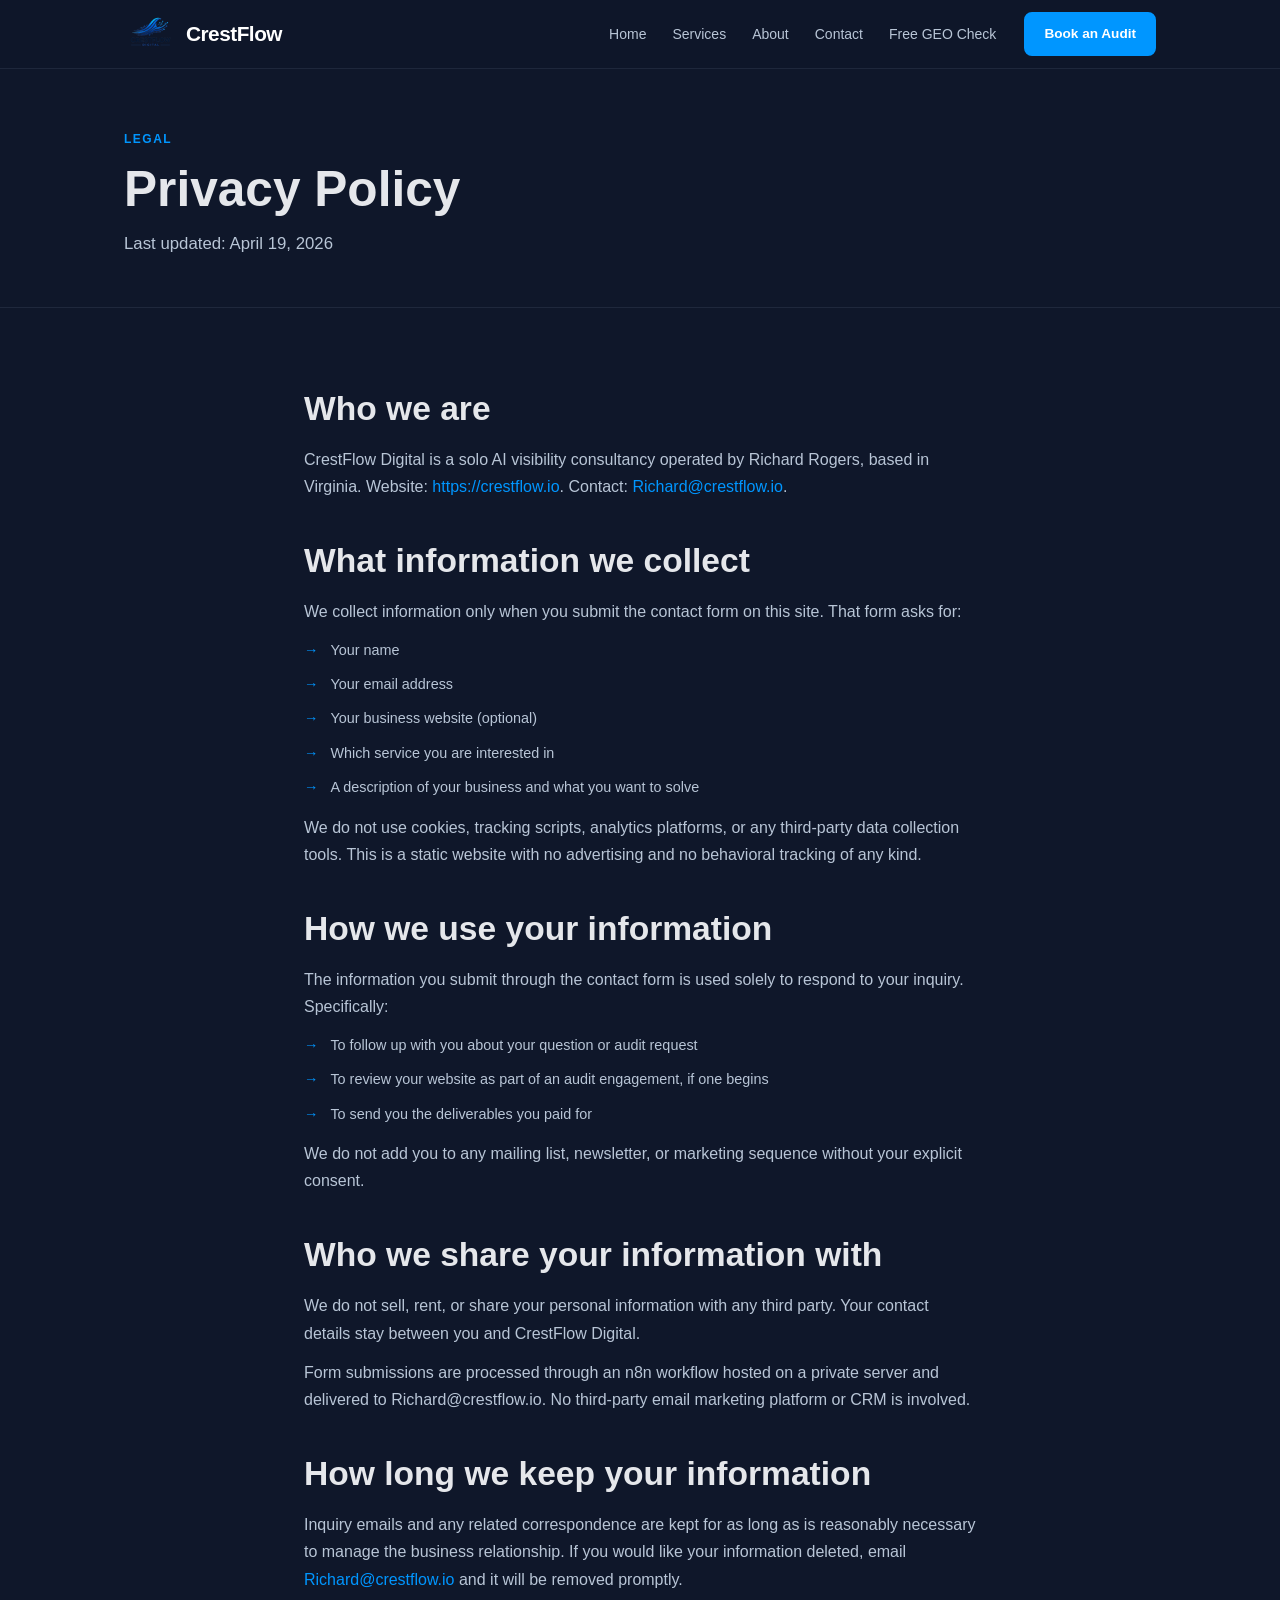
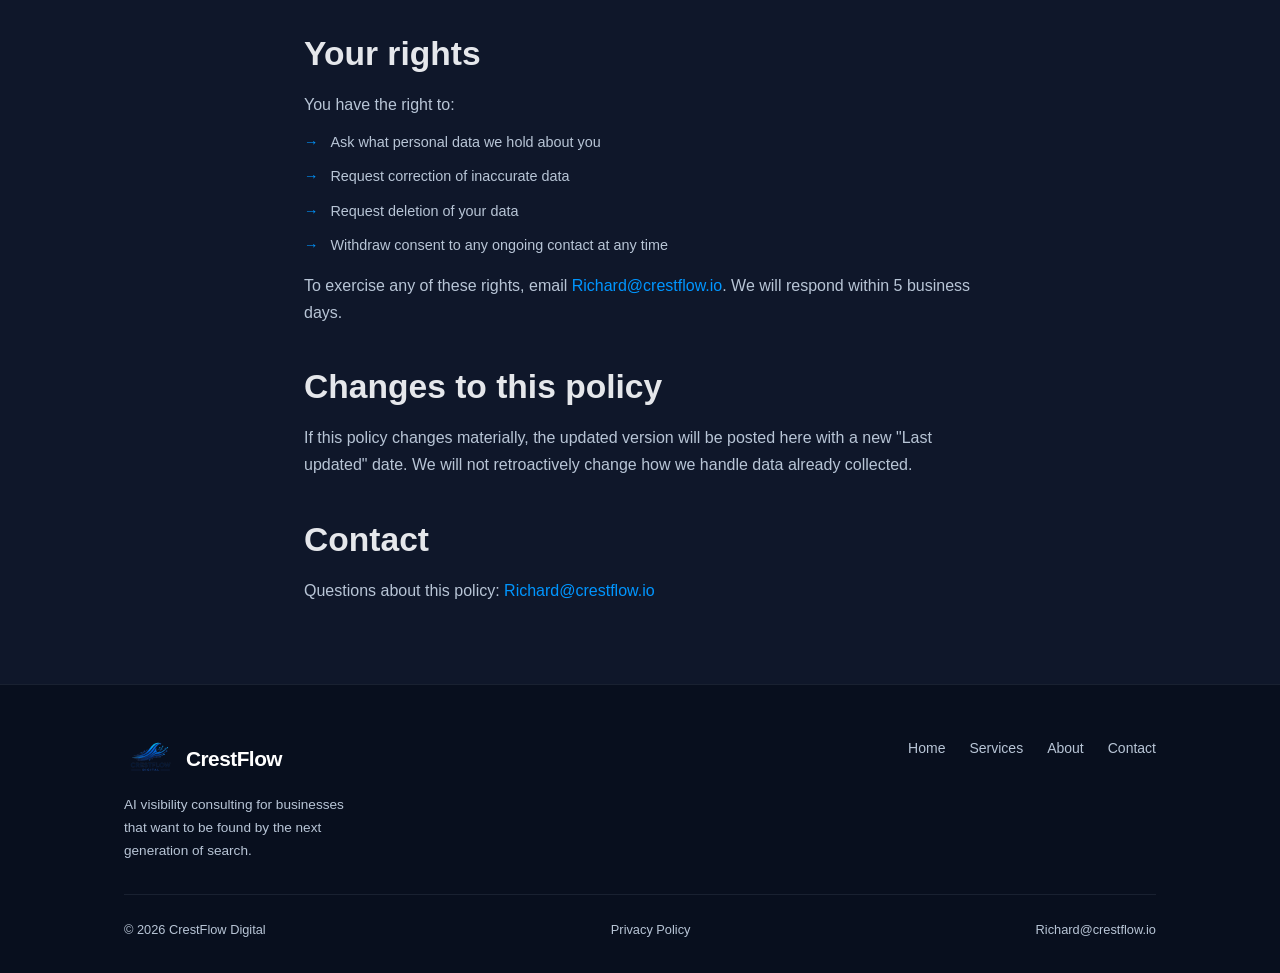
<file: privacy.html>
<!DOCTYPE html>
<html lang="en">
<head>
  <meta charset="UTF-8">
  <meta name="viewport" content="width=device-width, initial-scale=1">
  <title>Privacy Policy, CrestFlow Digital</title>
  <meta name="description" content="Privacy policy for CrestFlow Digital. We collect only what's needed to respond to your inquiry and never sell your information.">
  <link rel="canonical" href="https://crestflow.io/privacy.html">

  <!-- Open Graph -->
  <meta property="og:type" content="website">
  <meta property="og:url" content="https://crestflow.io/privacy.html">
  <meta property="og:title" content="Privacy Policy, CrestFlow Digital">
  <meta property="og:description" content="Privacy policy for CrestFlow Digital. We collect only what's needed to respond to your inquiry.">
  <meta property="og:image" content="https://crestflow.io/assets/og-image.png">

  <link rel="icon" type="image/png" href="assets/logo.png">
  <link rel="stylesheet" href="assets/style.css">
</head>
<body>

  <!-- ========== NAV ========== -->
  <header class="site-header">
    <nav class="nav container">
      <a href="index.html" class="nav-logo"><img src="assets/crestflow_logo_transparent.png" alt="CrestFlow Digital" width="52" height="52"><span class="nav-logo-text">CrestFlow</span></a>

      <button class="nav-toggle" id="navToggle" aria-label="Toggle navigation" aria-expanded="false">
        <span></span><span></span><span></span>
      </button>

      <ul class="nav-links" id="navLinks">
        <li><a href="index.html">Home</a></li>
        <li><a href="services.html">Services</a></li>
        <li><a href="about.html">About</a></li>
        <li><a href="contact.html">Contact</a></li>
        <li><a href="geo-check.html">Free GEO Check</a></li>
      </ul>

      <a href="contact.html" class="btn btn-primary nav-cta">Book an Audit</a>
    </nav>
  </header>

  <main>

    <!-- ========== PAGE HERO ========== -->
    <div class="page-hero">
      <div class="container">
        <span class="section-label">Legal</span>
        <h1>Privacy Policy</h1>
        <p>Last updated: April 19, 2026</p>
      </div>
    </div>

    <!-- ========== CONTENT ========== -->
    <section>
      <div class="container" style="max-width:720px;">

        <div class="about-section" style="padding:0;">

          <h2>Who we are</h2>
          <p>CrestFlow Digital is a solo AI visibility consultancy operated by Richard Rogers, based in Virginia. Website: <a href="https://crestflow.io">https://crestflow.io</a>. Contact: <a href="mailto:Richard@crestflow.io">Richard@crestflow.io</a>.</p>

          <h2 style="margin-top:40px;">What information we collect</h2>
          <p>We collect information only when you submit the contact form on this site. That form asks for:</p>
          <ul class="how-i-work-list" style="margin-top:12px;">
            <li>Your name</li>
            <li>Your email address</li>
            <li>Your business website (optional)</li>
            <li>Which service you are interested in</li>
            <li>A description of your business and what you want to solve</li>
          </ul>
          <p style="margin-top:14px;">We do not use cookies, tracking scripts, analytics platforms, or any third-party data collection tools. This is a static website with no advertising and no behavioral tracking of any kind.</p>

          <h2 style="margin-top:40px;">How we use your information</h2>
          <p>The information you submit through the contact form is used solely to respond to your inquiry. Specifically:</p>
          <ul class="how-i-work-list" style="margin-top:12px;">
            <li>To follow up with you about your question or audit request</li>
            <li>To review your website as part of an audit engagement, if one begins</li>
            <li>To send you the deliverables you paid for</li>
          </ul>
          <p style="margin-top:14px;">We do not add you to any mailing list, newsletter, or marketing sequence without your explicit consent.</p>

          <h2 style="margin-top:40px;">Who we share your information with</h2>
          <p>We do not sell, rent, or share your personal information with any third party. Your contact details stay between you and CrestFlow Digital.</p>
          <p style="margin-top:12px;">Form submissions are processed through an n8n workflow hosted on a private server and delivered to Richard@crestflow.io. No third-party email marketing platform or CRM is involved.</p>

          <h2 style="margin-top:40px;">How long we keep your information</h2>
          <p>Inquiry emails and any related correspondence are kept for as long as is reasonably necessary to manage the business relationship. If you would like your information deleted, email <a href="mailto:Richard@crestflow.io">Richard@crestflow.io</a> and it will be removed promptly.</p>

          <h2 style="margin-top:40px;">Your rights</h2>
          <p>You have the right to:</p>
          <ul class="how-i-work-list" style="margin-top:12px;">
            <li>Ask what personal data we hold about you</li>
            <li>Request correction of inaccurate data</li>
            <li>Request deletion of your data</li>
            <li>Withdraw consent to any ongoing contact at any time</li>
          </ul>
          <p style="margin-top:14px;">To exercise any of these rights, email <a href="mailto:Richard@crestflow.io">Richard@crestflow.io</a>. We will respond within 5 business days.</p>

          <h2 style="margin-top:40px;">Changes to this policy</h2>
          <p>If this policy changes materially, the updated version will be posted here with a new "Last updated" date. We will not retroactively change how we handle data already collected.</p>

          <h2 style="margin-top:40px;">Contact</h2>
          <p>Questions about this policy: <a href="mailto:Richard@crestflow.io">Richard@crestflow.io</a></p>

        </div>
      </div>
    </section>

  </main>

  <!-- ========== FOOTER ========== -->
  <footer class="site-footer">
    <div class="container">
      <div class="footer-top">
        <div class="footer-brand">
          <a href="index.html" class="nav-logo"><img src="assets/crestflow_logo_transparent.png" alt="CrestFlow Digital" width="52" height="52"><span class="nav-logo-text">CrestFlow</span></a>
          <p>AI visibility consulting for businesses that want to be found by the next generation of search.</p>
        </div>
        <nav class="footer-nav" aria-label="Footer navigation">
          <a href="index.html">Home</a>
          <a href="services.html">Services</a>
          <a href="about.html">About</a>
          <a href="contact.html">Contact</a>
        </nav>
      </div>
      <div class="footer-bottom">
        <p>&copy; 2026 CrestFlow Digital</p>
        <a href="privacy.html">Privacy Policy</a>
        <a href="mailto:Richard@crestflow.io">Richard@crestflow.io</a>
      </div>
    </div>
  </footer>

  <script src="assets/script.js"></script>
</body>
</html>
</file>
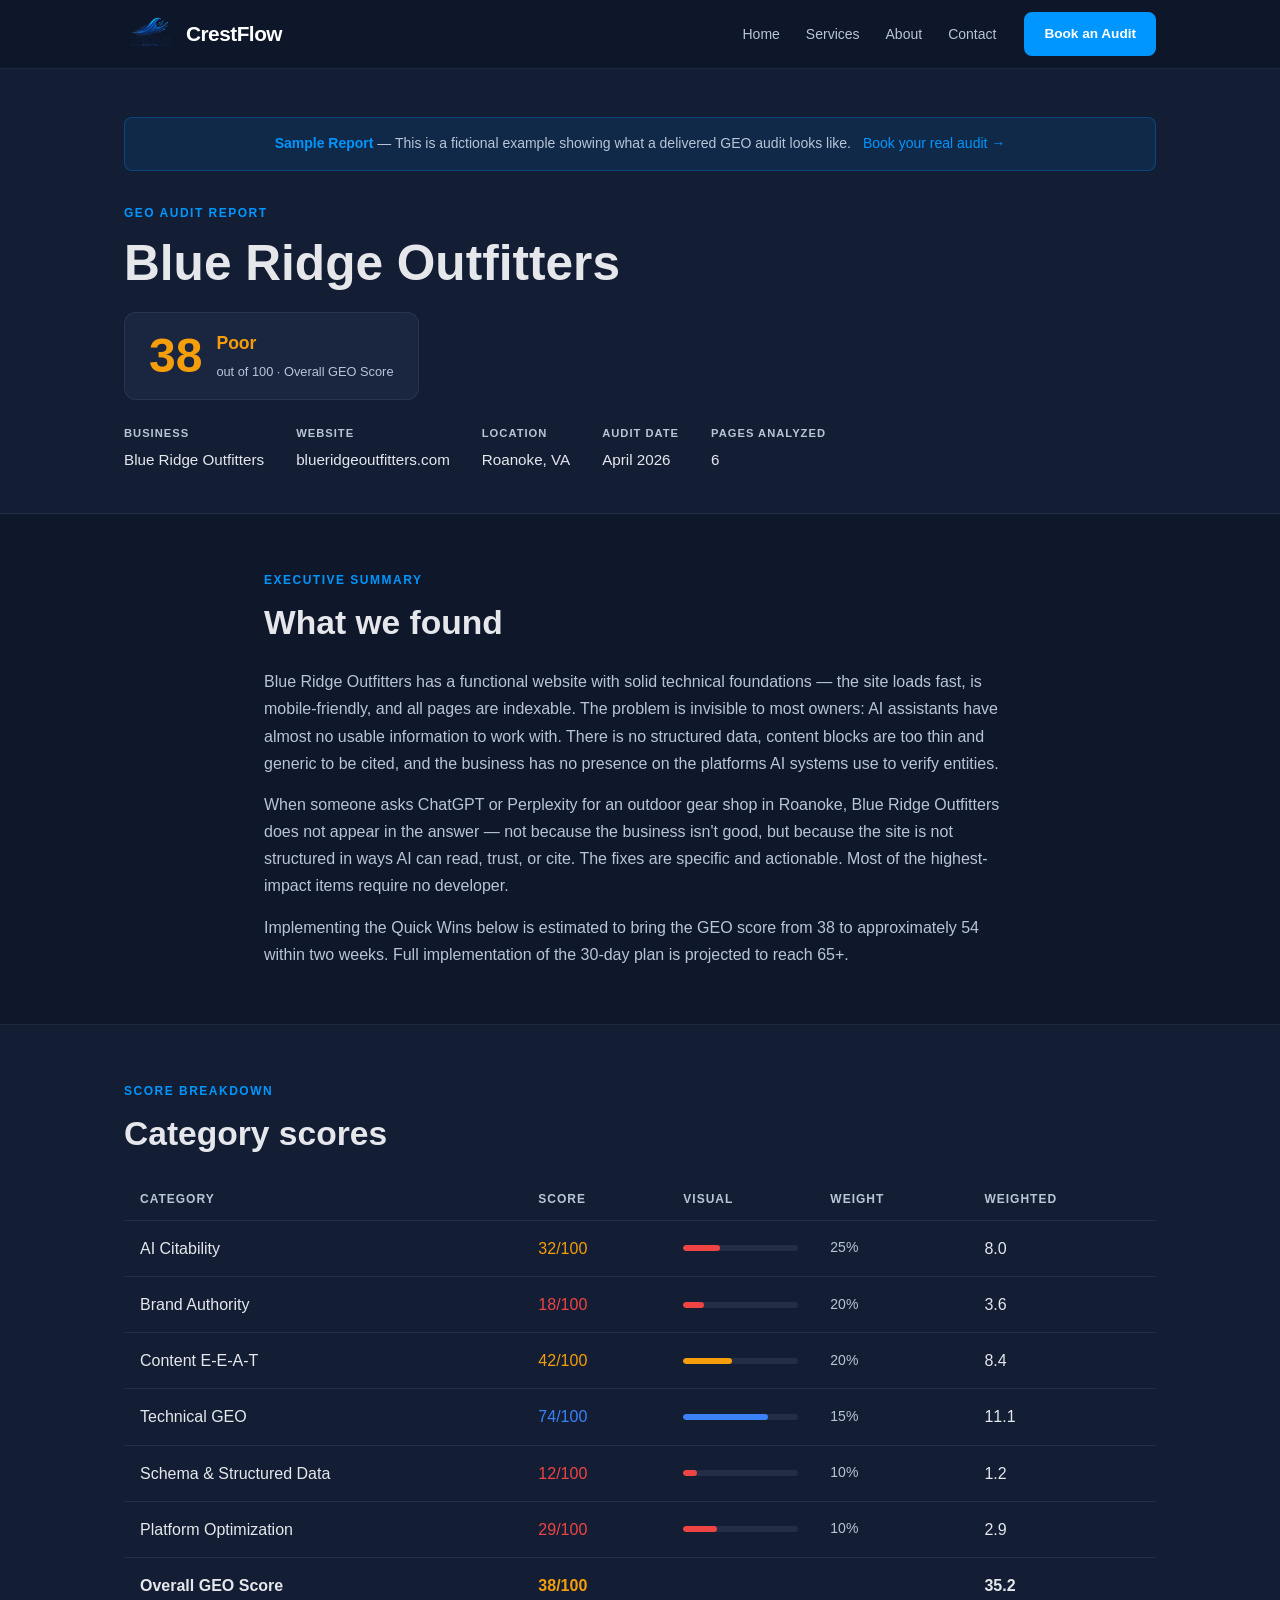
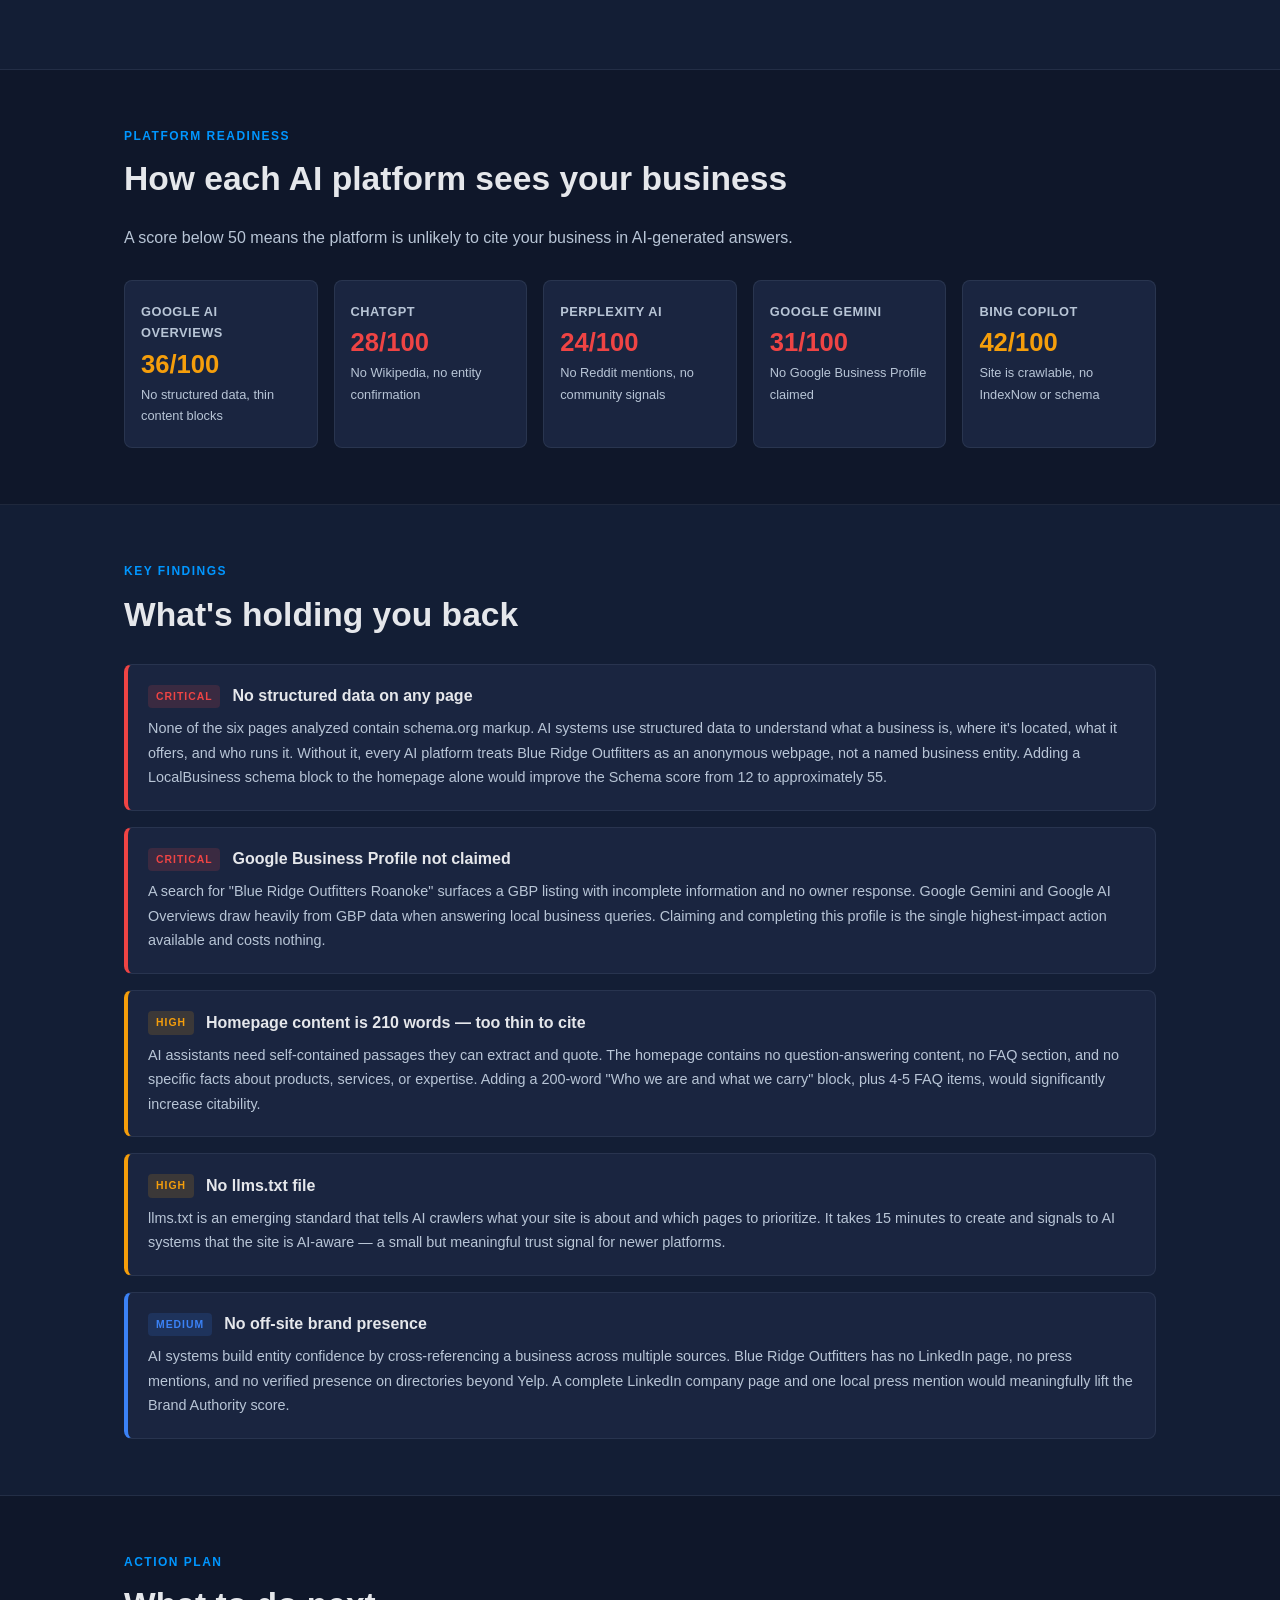
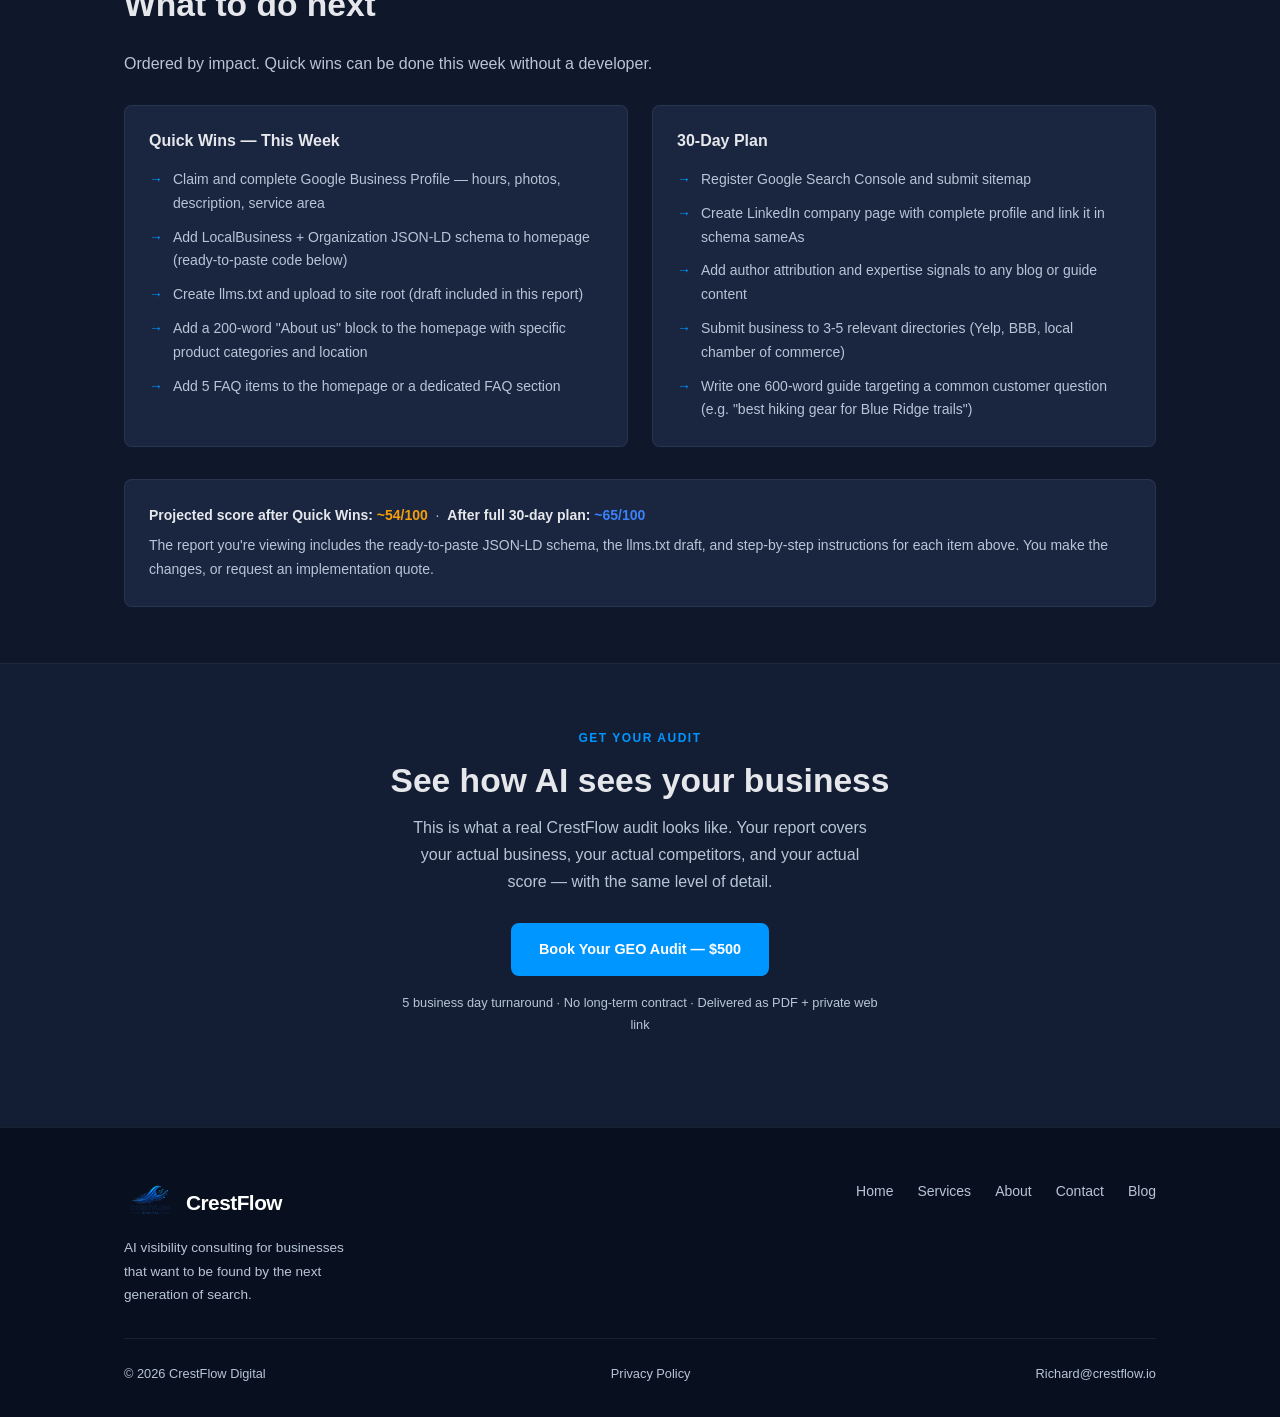
<file: sample-report.html>
<!DOCTYPE html>
<html lang="en">
<head>
  <meta charset="UTF-8">
  <meta name="viewport" content="width=device-width, initial-scale=1">
  <title>Sample GEO Audit Report, CrestFlow Digital</title>
  <meta name="robots" content="noindex, nofollow">
  <link rel="icon" type="image/png" href="assets/logo.png">
  <link rel="stylesheet" href="assets/style.css">
  <style>
    .report-header {
      background: var(--bg-alt);
      border-bottom: 1px solid var(--border);
      padding: 48px 0 40px;
    }
    .report-meta {
      display: flex;
      flex-wrap: wrap;
      gap: 32px;
      align-items: flex-start;
      margin-top: 24px;
    }
    .report-meta-item { display: flex; flex-direction: column; gap: 4px; }
    .report-meta-label { font-size: 0.7rem; font-weight: 700; text-transform: uppercase; letter-spacing: 1px; color: var(--text-muted); }
    .report-meta-value { font-size: 0.95rem; color: var(--text); font-weight: 500; }

    .score-badge {
      display: inline-flex;
      align-items: center;
      gap: 14px;
      background: var(--bg-card);
      border: 1px solid var(--border);
      border-radius: 12px;
      padding: 16px 24px;
      margin-top: 20px;
    }
    .score-number { font-size: 3rem; font-weight: 800; color: #f59e0b; line-height: 1; }
    .score-label { display: flex; flex-direction: column; }
    .score-rating { font-size: 1.1rem; font-weight: 700; color: #f59e0b; }
    .score-sub { font-size: 0.8rem; color: var(--text-muted); margin-top: 2px; }

    .report-section { padding: 56px 0; border-bottom: 1px solid var(--border); }
    .report-section:last-of-type { border-bottom: none; }
    .report-section h2 { margin-bottom: 24px; }

    .score-table { width: 100%; border-collapse: collapse; margin-top: 8px; }
    .score-table th {
      text-align: left;
      font-size: 0.75rem;
      font-weight: 700;
      text-transform: uppercase;
      letter-spacing: 1px;
      color: var(--text-muted);
      padding: 10px 16px;
      border-bottom: 1px solid var(--border);
    }
    .score-table td { padding: 14px 16px; border-bottom: 1px solid var(--border); }
    .score-table tr:last-child td { border-bottom: none; font-weight: 700; color: var(--text); }
    .score-table .cat-name { color: var(--text); font-weight: 500; }
    .score-table .cat-weight { color: var(--text-muted); font-size: 0.875rem; }

    .score-bar-wrap { display: flex; align-items: center; gap: 12px; }
    .score-bar-bg { flex: 1; height: 6px; background: var(--border); border-radius: 3px; overflow: hidden; max-width: 160px; }
    .score-bar-fill { height: 100%; border-radius: 3px; }
    .bar-poor    { background: #f59e0b; }
    .bar-fair    { background: #3b82f6; }
    .bar-critical{ background: #ef4444; }
    .bar-good    { background: #10b981; }
    .score-val { font-size: 0.9rem; font-weight: 600; color: var(--text); min-width: 52px; }

    .platform-grid { display: grid; grid-template-columns: repeat(auto-fill, minmax(180px, 1fr)); gap: 16px; margin-top: 8px; }
    .platform-card {
      background: var(--bg-card);
      border: 1px solid var(--border);
      border-radius: var(--radius);
      padding: 20px 16px;
    }
    .platform-name { font-size: 0.8rem; font-weight: 700; text-transform: uppercase; letter-spacing: 0.5px; color: var(--text-muted); margin-bottom: 8px; }
    .platform-score { font-size: 1.6rem; font-weight: 800; line-height: 1; }
    .platform-gap { font-size: 0.8rem; color: var(--text-muted); margin-top: 6px; }
    .score-poor   { color: #f59e0b; }
    .score-critical { color: #ef4444; }
    .score-fair   { color: #3b82f6; }

    .findings-list { display: flex; flex-direction: column; gap: 16px; margin-top: 8px; }
    .finding {
      background: var(--bg-card);
      border: 1px solid var(--border);
      border-left: 4px solid var(--border);
      border-radius: var(--radius);
      padding: 20px;
    }
    .finding.critical { border-left-color: #ef4444; }
    .finding.high     { border-left-color: #f59e0b; }
    .finding.medium   { border-left-color: #3b82f6; }
    .finding-header { display: flex; align-items: center; gap: 12px; margin-bottom: 8px; }
    .severity-badge {
      font-size: 0.65rem;
      font-weight: 700;
      text-transform: uppercase;
      letter-spacing: 1px;
      padding: 3px 8px;
      border-radius: 4px;
    }
    .badge-critical { background: rgba(239,68,68,0.15); color: #ef4444; }
    .badge-high     { background: rgba(245,158,11,0.15); color: #f59e0b; }
    .badge-medium   { background: rgba(59,130,246,0.15); color: #3b82f6; }
    .finding h4 { color: var(--text); margin: 0; }
    .finding p  { margin-top: 6px; font-size: 0.9rem; }

    .action-grid { display: grid; grid-template-columns: 1fr 1fr; gap: 24px; margin-top: 8px; }
    @media (max-width: 640px) { .action-grid { grid-template-columns: 1fr; } }
    .action-card {
      background: var(--bg-card);
      border: 1px solid var(--border);
      border-radius: var(--radius);
      padding: 24px;
    }
    .action-card h3 { font-size: 1rem; margin-bottom: 16px; }
    .action-items { display: flex; flex-direction: column; gap: 10px; }
    .action-item { display: flex; gap: 10px; font-size: 0.875rem; color: var(--text-muted); }
    .action-item::before { content: "→"; color: var(--accent); flex-shrink: 0; font-weight: 700; }

    .demo-banner {
      background: rgba(0,150,255,0.1);
      border: 1px solid rgba(0,150,255,0.25);
      border-radius: var(--radius);
      padding: 14px 20px;
      margin-bottom: 32px;
      font-size: 0.875rem;
      color: var(--text-muted);
      text-align: center;
    }
    .demo-banner strong { color: var(--accent); }

    .report-cta {
      background: var(--bg-alt);
      padding: 64px 0;
      text-align: center;
    }
    .report-cta h2 { margin-bottom: 12px; }
    .report-cta p  { margin-bottom: 28px; max-width: 480px; margin-left: auto; margin-right: auto; }

    @media (max-width: 640px) {
      .score-table th:nth-child(3),
      .score-table td:nth-child(3) { display: none; }
    }
  </style>
</head>
<body>

  <!-- ========== NAV ========== -->
  <header class="site-header">
    <nav class="nav container">
      <a href="index.html" class="nav-logo"><img src="assets/crestflow_logo_transparent.png" alt="CrestFlow Digital" width="52" height="52"><span class="nav-logo-text">CrestFlow</span></a>

      <button class="nav-toggle" id="navToggle" aria-label="Toggle navigation" aria-expanded="false">
        <span></span><span></span><span></span>
      </button>

      <ul class="nav-links" id="navLinks">
        <li><a href="index.html">Home</a></li>
        <li><a href="services.html">Services</a></li>
        <li><a href="about.html">About</a></li>
        <li><a href="contact.html">Contact</a></li>
      </ul>

      <a href="contact.html" class="btn btn-primary nav-cta">Book an Audit</a>
    </nav>
  </header>

  <main>

    <!-- ========== REPORT HEADER ========== -->
    <div class="report-header">
      <div class="container">
        <div class="demo-banner">
          <strong>Sample Report</strong> — This is a fictional example showing what a delivered GEO audit looks like.
          <a href="contact.html" style="margin-left:8px;">Book your real audit →</a>
        </div>

        <span class="section-label">GEO Audit Report</span>
        <h1>Blue Ridge Outfitters</h1>

        <div class="score-badge">
          <span class="score-number">38</span>
          <span class="score-label">
            <span class="score-rating">Poor</span>
            <span class="score-sub">out of 100 &middot; Overall GEO Score</span>
          </span>
        </div>

        <div class="report-meta">
          <div class="report-meta-item">
            <span class="report-meta-label">Business</span>
            <span class="report-meta-value">Blue Ridge Outfitters</span>
          </div>
          <div class="report-meta-item">
            <span class="report-meta-label">Website</span>
            <span class="report-meta-value">blueridgeoutfitters.com</span>
          </div>
          <div class="report-meta-item">
            <span class="report-meta-label">Location</span>
            <span class="report-meta-value">Roanoke, VA</span>
          </div>
          <div class="report-meta-item">
            <span class="report-meta-label">Audit Date</span>
            <span class="report-meta-value">April 2026</span>
          </div>
          <div class="report-meta-item">
            <span class="report-meta-label">Pages Analyzed</span>
            <span class="report-meta-value">6</span>
          </div>
        </div>
      </div>
    </div>

    <!-- ========== EXECUTIVE SUMMARY ========== -->
    <div class="report-section">
      <div class="container" style="max-width:800px;">
        <span class="section-label">Executive Summary</span>
        <h2>What we found</h2>
        <p style="margin-top:16px;">
          Blue Ridge Outfitters has a functional website with solid technical foundations — the site loads fast, is mobile-friendly, and all pages are indexable. The problem is invisible to most owners: AI assistants have almost no usable information to work with. There is no structured data, content blocks are too thin and generic to be cited, and the business has no presence on the platforms AI systems use to verify entities.
        </p>
        <p style="margin-top:14px;">
          When someone asks ChatGPT or Perplexity for an outdoor gear shop in Roanoke, Blue Ridge Outfitters does not appear in the answer — not because the business isn't good, but because the site is not structured in ways AI can read, trust, or cite. The fixes are specific and actionable. Most of the highest-impact items require no developer.
        </p>
        <p style="margin-top:14px;">
          Implementing the Quick Wins below is estimated to bring the GEO score from 38 to approximately 54 within two weeks. Full implementation of the 30-day plan is projected to reach 65+.
        </p>
      </div>
    </div>

    <!-- ========== SCORE BREAKDOWN ========== -->
    <div class="report-section" style="background:var(--bg-alt);">
      <div class="container">
        <span class="section-label">Score Breakdown</span>
        <h2>Category scores</h2>

        <table class="score-table" style="margin-top:24px;">
          <thead>
            <tr>
              <th>Category</th>
              <th>Score</th>
              <th>Visual</th>
              <th>Weight</th>
              <th>Weighted</th>
            </tr>
          </thead>
          <tbody>
            <tr>
              <td class="cat-name">AI Citability</td>
              <td><span class="score-poor">32/100</span></td>
              <td>
                <div class="score-bar-wrap">
                  <div class="score-bar-bg"><div class="score-bar-fill bar-critical" style="width:32%"></div></div>
                </div>
              </td>
              <td class="cat-weight">25%</td>
              <td>8.0</td>
            </tr>
            <tr>
              <td class="cat-name">Brand Authority</td>
              <td><span class="score-critical">18/100</span></td>
              <td>
                <div class="score-bar-wrap">
                  <div class="score-bar-bg"><div class="score-bar-fill bar-critical" style="width:18%"></div></div>
                </div>
              </td>
              <td class="cat-weight">20%</td>
              <td>3.6</td>
            </tr>
            <tr>
              <td class="cat-name">Content E-E-A-T</td>
              <td><span class="score-poor">42/100</span></td>
              <td>
                <div class="score-bar-wrap">
                  <div class="score-bar-bg"><div class="score-bar-fill bar-poor" style="width:42%"></div></div>
                </div>
              </td>
              <td class="cat-weight">20%</td>
              <td>8.4</td>
            </tr>
            <tr>
              <td class="cat-name">Technical GEO</td>
              <td><span class="score-fair">74/100</span></td>
              <td>
                <div class="score-bar-wrap">
                  <div class="score-bar-bg"><div class="score-bar-fill bar-fair" style="width:74%"></div></div>
                </div>
              </td>
              <td class="cat-weight">15%</td>
              <td>11.1</td>
            </tr>
            <tr>
              <td class="cat-name">Schema &amp; Structured Data</td>
              <td><span class="score-critical">12/100</span></td>
              <td>
                <div class="score-bar-wrap">
                  <div class="score-bar-bg"><div class="score-bar-fill bar-critical" style="width:12%"></div></div>
                </div>
              </td>
              <td class="cat-weight">10%</td>
              <td>1.2</td>
            </tr>
            <tr>
              <td class="cat-name">Platform Optimization</td>
              <td><span class="score-critical">29/100</span></td>
              <td>
                <div class="score-bar-wrap">
                  <div class="score-bar-bg"><div class="score-bar-fill bar-critical" style="width:29%"></div></div>
                </div>
              </td>
              <td class="cat-weight">10%</td>
              <td>2.9</td>
            </tr>
            <tr>
              <td><strong>Overall GEO Score</strong></td>
              <td><strong class="score-poor">38/100</strong></td>
              <td></td>
              <td></td>
              <td><strong>35.2</strong></td>
            </tr>
          </tbody>
        </table>
      </div>
    </div>

    <!-- ========== PLATFORM READINESS ========== -->
    <div class="report-section">
      <div class="container">
        <span class="section-label">Platform Readiness</span>
        <h2>How each AI platform sees your business</h2>
        <p style="margin-top:8px;">A score below 50 means the platform is unlikely to cite your business in AI-generated answers.</p>

        <div class="platform-grid" style="margin-top:28px;">
          <div class="platform-card">
            <div class="platform-name">Google AI Overviews</div>
            <div class="platform-score score-poor">36/100</div>
            <div class="platform-gap">No structured data, thin content blocks</div>
          </div>
          <div class="platform-card">
            <div class="platform-name">ChatGPT</div>
            <div class="platform-score score-critical">28/100</div>
            <div class="platform-gap">No Wikipedia, no entity confirmation</div>
          </div>
          <div class="platform-card">
            <div class="platform-name">Perplexity AI</div>
            <div class="platform-score score-critical">24/100</div>
            <div class="platform-gap">No Reddit mentions, no community signals</div>
          </div>
          <div class="platform-card">
            <div class="platform-name">Google Gemini</div>
            <div class="platform-score score-critical">31/100</div>
            <div class="platform-gap">No Google Business Profile claimed</div>
          </div>
          <div class="platform-card">
            <div class="platform-name">Bing Copilot</div>
            <div class="platform-score score-poor">42/100</div>
            <div class="platform-gap">Site is crawlable, no IndexNow or schema</div>
          </div>
        </div>
      </div>
    </div>

    <!-- ========== KEY FINDINGS ========== -->
    <div class="report-section" style="background:var(--bg-alt);">
      <div class="container">
        <span class="section-label">Key Findings</span>
        <h2>What's holding you back</h2>

        <div class="findings-list" style="margin-top:28px;">

          <div class="finding critical">
            <div class="finding-header">
              <span class="severity-badge badge-critical">Critical</span>
              <h4>No structured data on any page</h4>
            </div>
            <p>None of the six pages analyzed contain schema.org markup. AI systems use structured data to understand what a business is, where it's located, what it offers, and who runs it. Without it, every AI platform treats Blue Ridge Outfitters as an anonymous webpage, not a named business entity. Adding a LocalBusiness schema block to the homepage alone would improve the Schema score from 12 to approximately 55.</p>
          </div>

          <div class="finding critical">
            <div class="finding-header">
              <span class="severity-badge badge-critical">Critical</span>
              <h4>Google Business Profile not claimed</h4>
            </div>
            <p>A search for "Blue Ridge Outfitters Roanoke" surfaces a GBP listing with incomplete information and no owner response. Google Gemini and Google AI Overviews draw heavily from GBP data when answering local business queries. Claiming and completing this profile is the single highest-impact action available and costs nothing.</p>
          </div>

          <div class="finding high">
            <div class="finding-header">
              <span class="severity-badge badge-high">High</span>
              <h4>Homepage content is 210 words — too thin to cite</h4>
            </div>
            <p>AI assistants need self-contained passages they can extract and quote. The homepage contains no question-answering content, no FAQ section, and no specific facts about products, services, or expertise. Adding a 200-word "Who we are and what we carry" block, plus 4-5 FAQ items, would significantly increase citability.</p>
          </div>

          <div class="finding high">
            <div class="finding-header">
              <span class="severity-badge badge-high">High</span>
              <h4>No llms.txt file</h4>
            </div>
            <p>llms.txt is an emerging standard that tells AI crawlers what your site is about and which pages to prioritize. It takes 15 minutes to create and signals to AI systems that the site is AI-aware — a small but meaningful trust signal for newer platforms.</p>
          </div>

          <div class="finding medium">
            <div class="finding-header">
              <span class="severity-badge badge-medium">Medium</span>
              <h4>No off-site brand presence</h4>
            </div>
            <p>AI systems build entity confidence by cross-referencing a business across multiple sources. Blue Ridge Outfitters has no LinkedIn page, no press mentions, and no verified presence on directories beyond Yelp. A complete LinkedIn company page and one local press mention would meaningfully lift the Brand Authority score.</p>
          </div>

        </div>
      </div>
    </div>

    <!-- ========== ACTION PLAN ========== -->
    <div class="report-section">
      <div class="container">
        <span class="section-label">Action Plan</span>
        <h2>What to do next</h2>
        <p style="margin-top:8px;">Ordered by impact. Quick wins can be done this week without a developer.</p>

        <div class="action-grid" style="margin-top:28px;">
          <div class="action-card">
            <h3>Quick Wins — This Week</h3>
            <div class="action-items">
              <div class="action-item">Claim and complete Google Business Profile — hours, photos, description, service area</div>
              <div class="action-item">Add LocalBusiness + Organization JSON-LD schema to homepage (ready-to-paste code below)</div>
              <div class="action-item">Create llms.txt and upload to site root (draft included in this report)</div>
              <div class="action-item">Add a 200-word "About us" block to the homepage with specific product categories and location</div>
              <div class="action-item">Add 5 FAQ items to the homepage or a dedicated FAQ section</div>
            </div>
          </div>

          <div class="action-card">
            <h3>30-Day Plan</h3>
            <div class="action-items">
              <div class="action-item">Register Google Search Console and submit sitemap</div>
              <div class="action-item">Create LinkedIn company page with complete profile and link it in schema sameAs</div>
              <div class="action-item">Add author attribution and expertise signals to any blog or guide content</div>
              <div class="action-item">Submit business to 3-5 relevant directories (Yelp, BBB, local chamber of commerce)</div>
              <div class="action-item">Write one 600-word guide targeting a common customer question (e.g. "best hiking gear for Blue Ridge trails")</div>
            </div>
          </div>
        </div>

        <div style="margin-top:32px;padding:24px;background:var(--bg-card);border:1px solid var(--border);border-radius:var(--radius);">
          <p style="font-size:0.875rem;"><strong style="color:var(--text);">Projected score after Quick Wins:</strong> <span style="color:#f59e0b;font-weight:700;">~54/100</span> &nbsp;&middot;&nbsp; <strong style="color:var(--text);">After full 30-day plan:</strong> <span style="color:#3b82f6;font-weight:700;">~65/100</span></p>
          <p style="font-size:0.875rem;margin-top:6px;">The report you're viewing includes the ready-to-paste JSON-LD schema, the llms.txt draft, and step-by-step instructions for each item above. You make the changes, or request an implementation quote.</p>
        </div>
      </div>
    </div>

    <!-- ========== CTA ========== -->
    <div class="report-cta">
      <div class="container">
        <span class="section-label">Get your audit</span>
        <h2>See how AI sees your business</h2>
        <p>This is what a real CrestFlow audit looks like. Your report covers your actual business, your actual competitors, and your actual score — with the same level of detail.</p>
        <a href="contact.html" class="btn btn-primary">Book Your GEO Audit — $500</a>
        <p style="margin-top:16px;font-size:0.8rem;">5 business day turnaround &middot; No long-term contract &middot; Delivered as PDF + private web link</p>
      </div>
    </div>

  </main>

  <!-- ========== FOOTER ========== -->
  <footer class="site-footer">
    <div class="container">
      <div class="footer-top">
        <div class="footer-brand">
          <a href="index.html" class="nav-logo"><img src="assets/crestflow_logo_transparent.png" alt="CrestFlow Digital" width="52" height="52"><span class="nav-logo-text">CrestFlow</span></a>
          <p>AI visibility consulting for businesses that want to be found by the next generation of search.</p>
        </div>
        <nav class="footer-nav" aria-label="Footer navigation">
          <a href="index.html">Home</a>
          <a href="services.html">Services</a>
          <a href="about.html">About</a>
          <a href="contact.html">Contact</a>
          <a href="seo-vs-geo.html">Blog</a>
        </nav>
      </div>
      <div class="footer-bottom">
        <p>&copy; 2026 CrestFlow Digital</p>
        <a href="privacy.html">Privacy Policy</a>
        <a href="mailto:Richard@crestflow.io">Richard@crestflow.io</a>
      </div>
    </div>
  </footer>

  <script src="assets/script.js"></script>
</body>
</html>
</file>
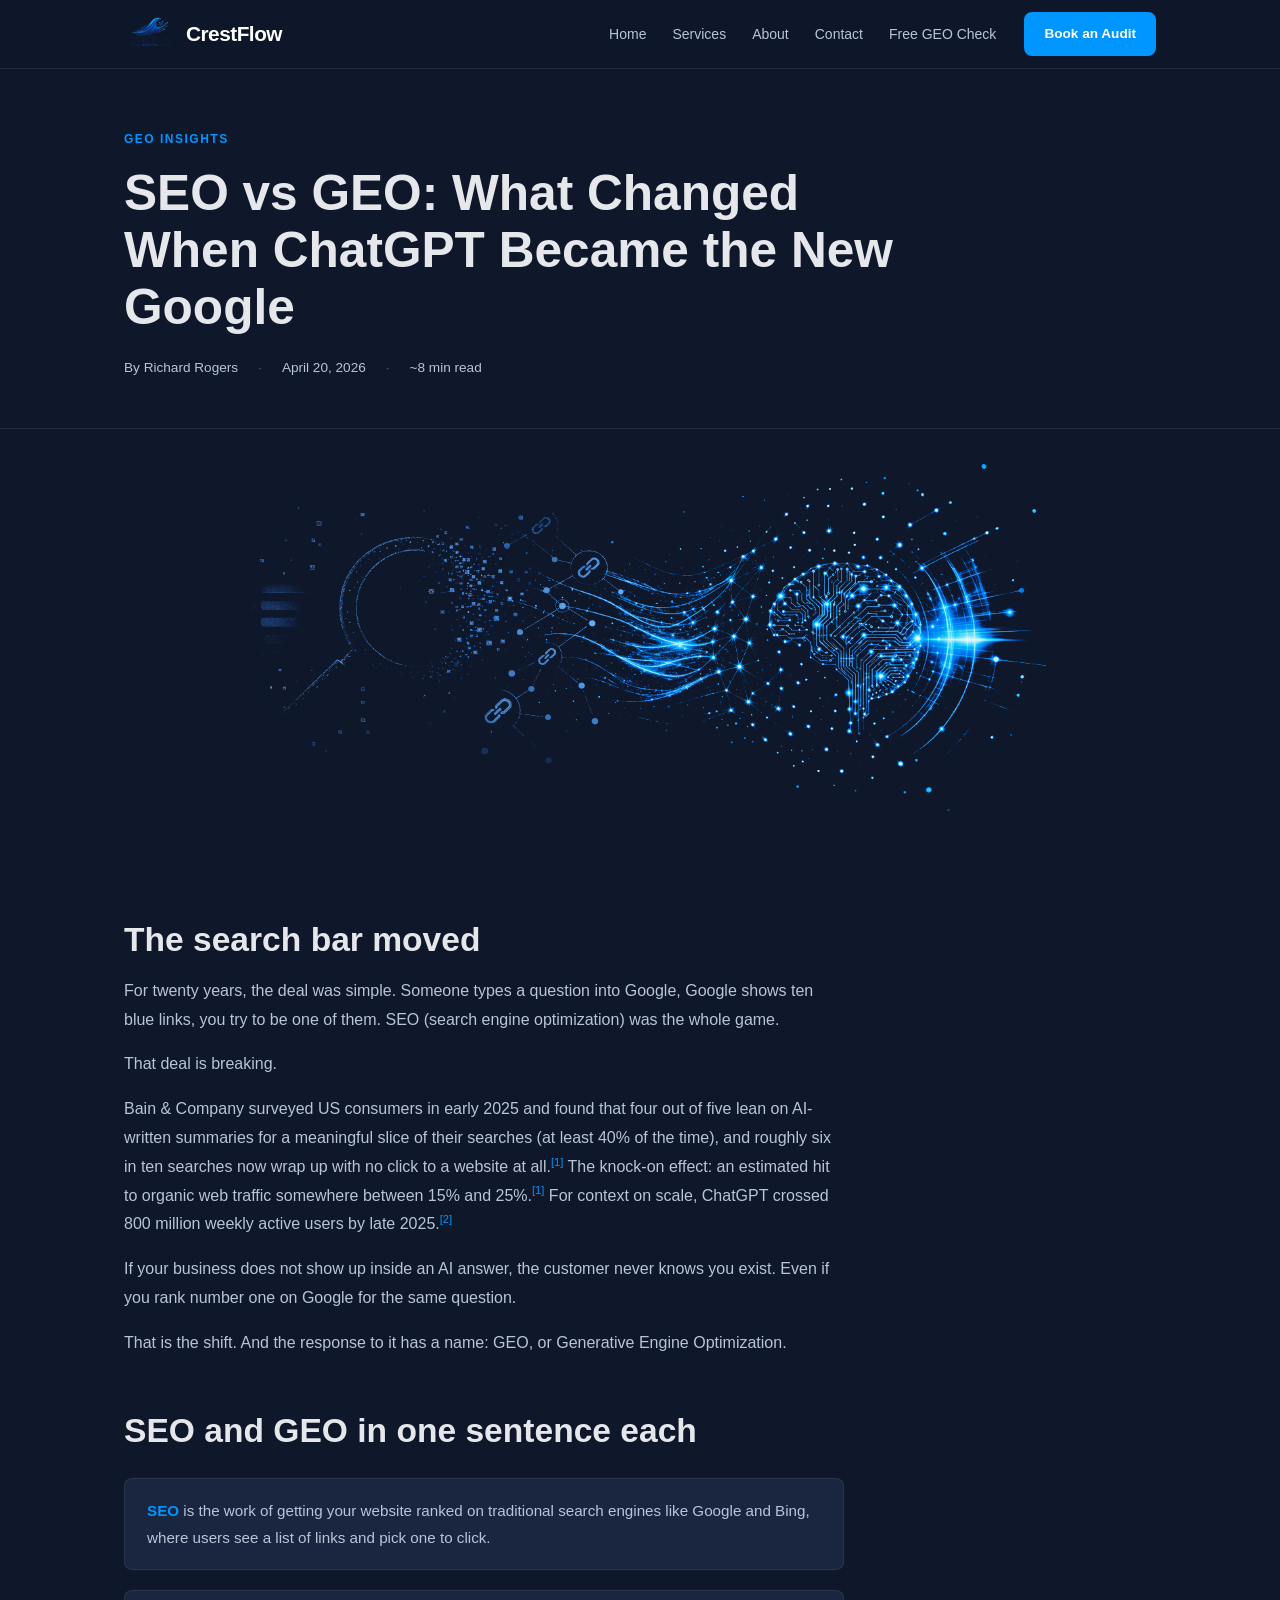
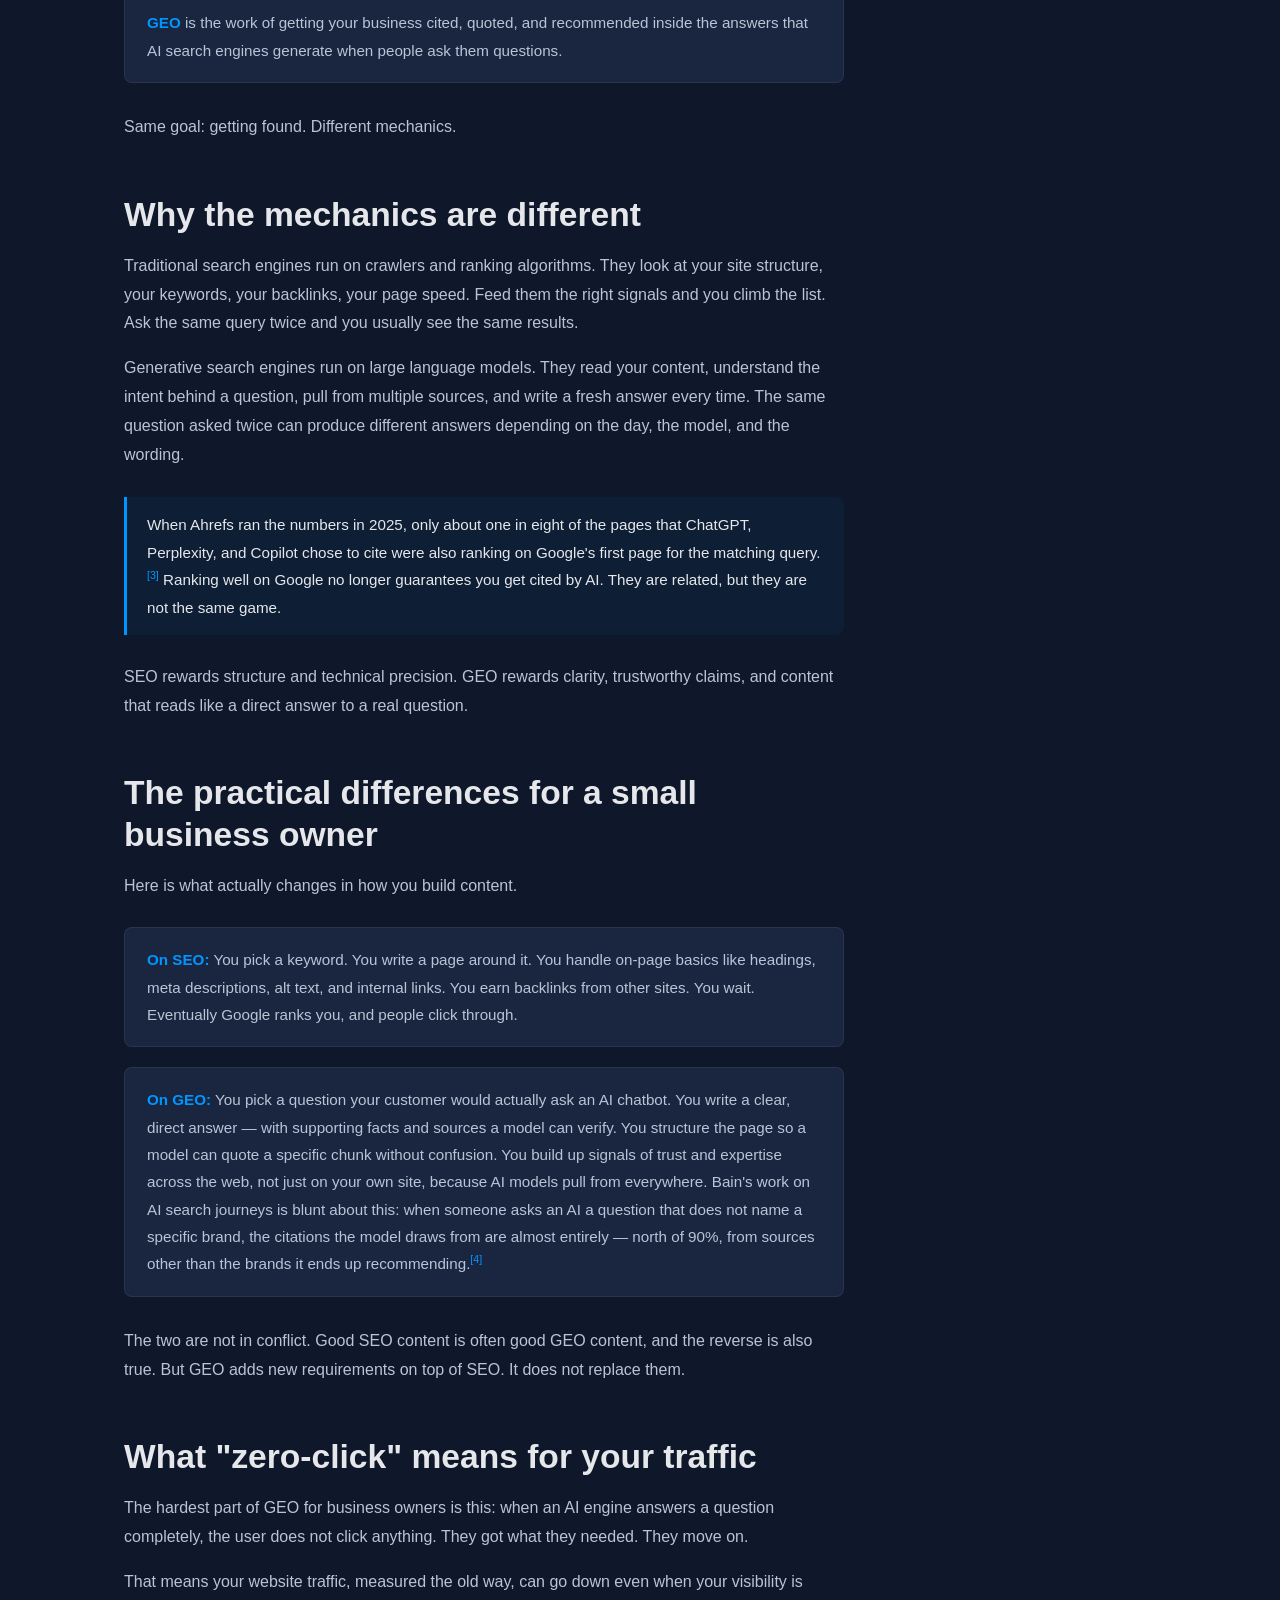
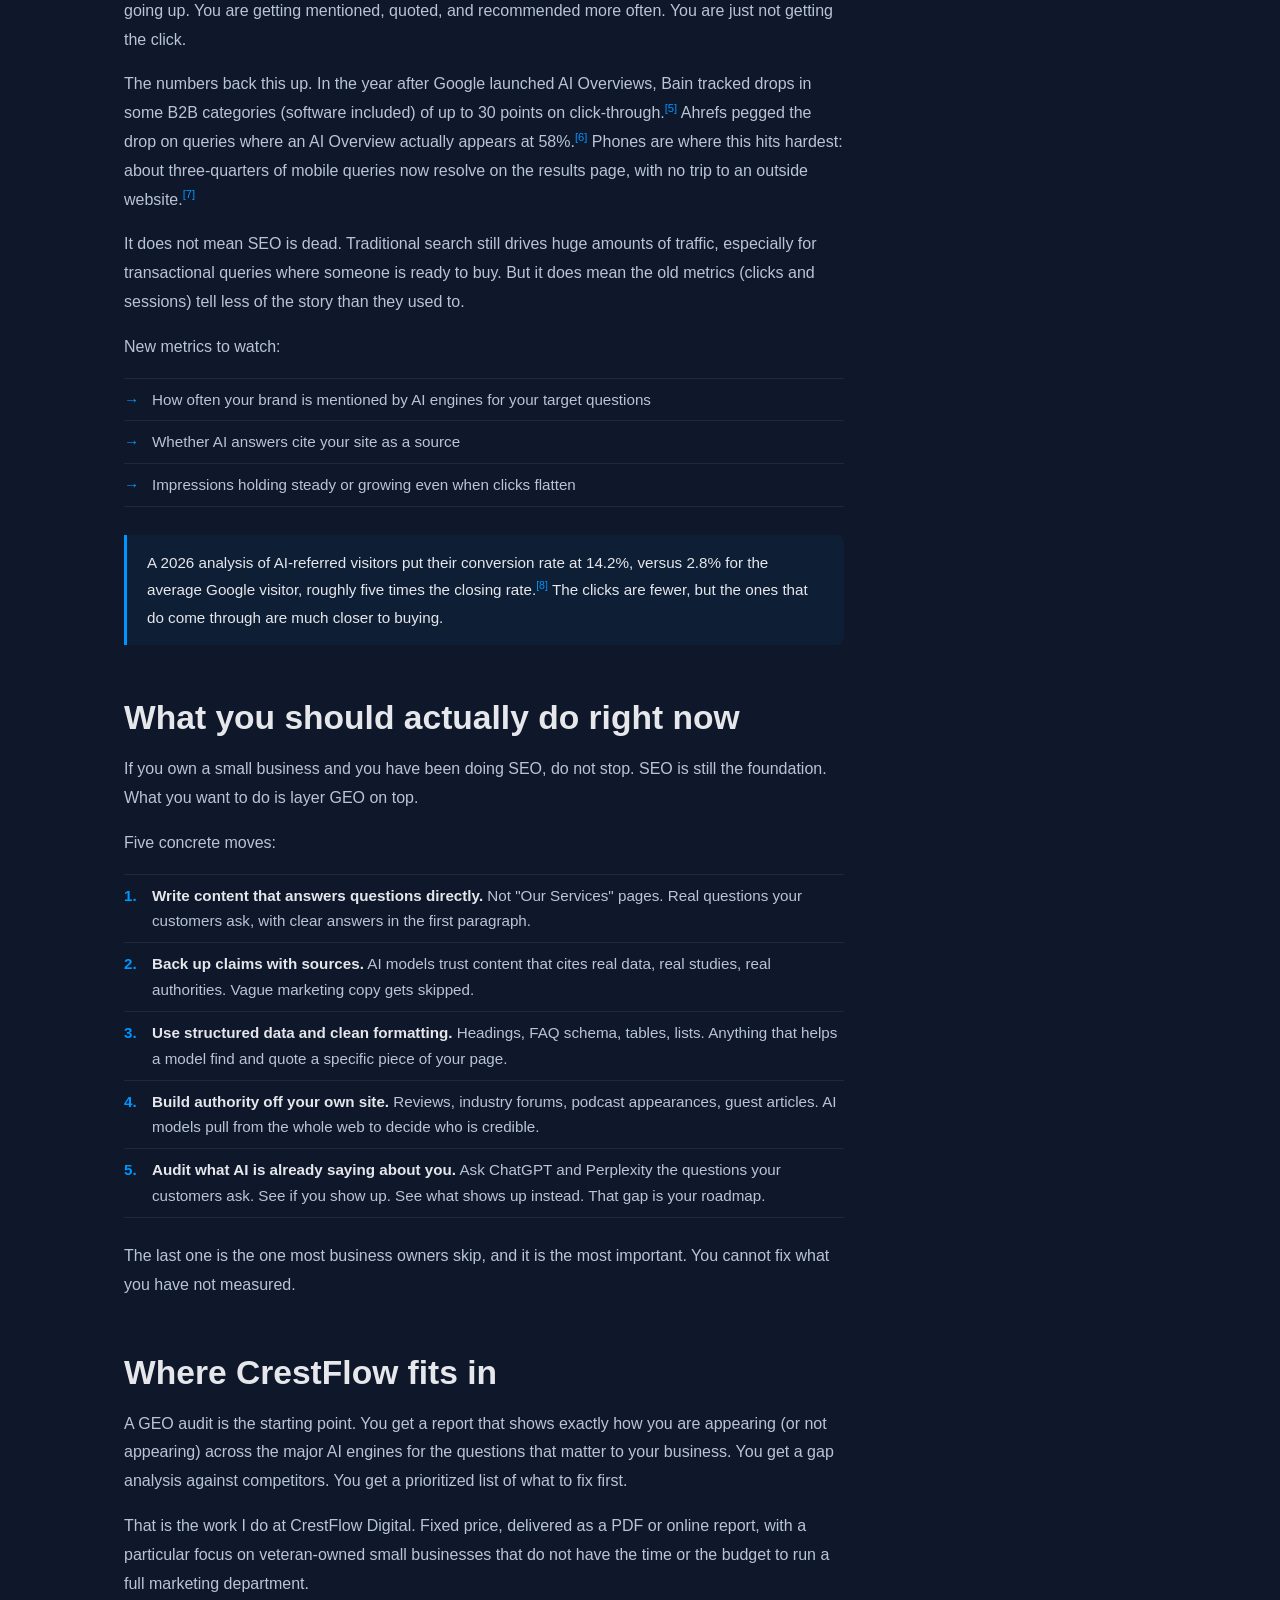
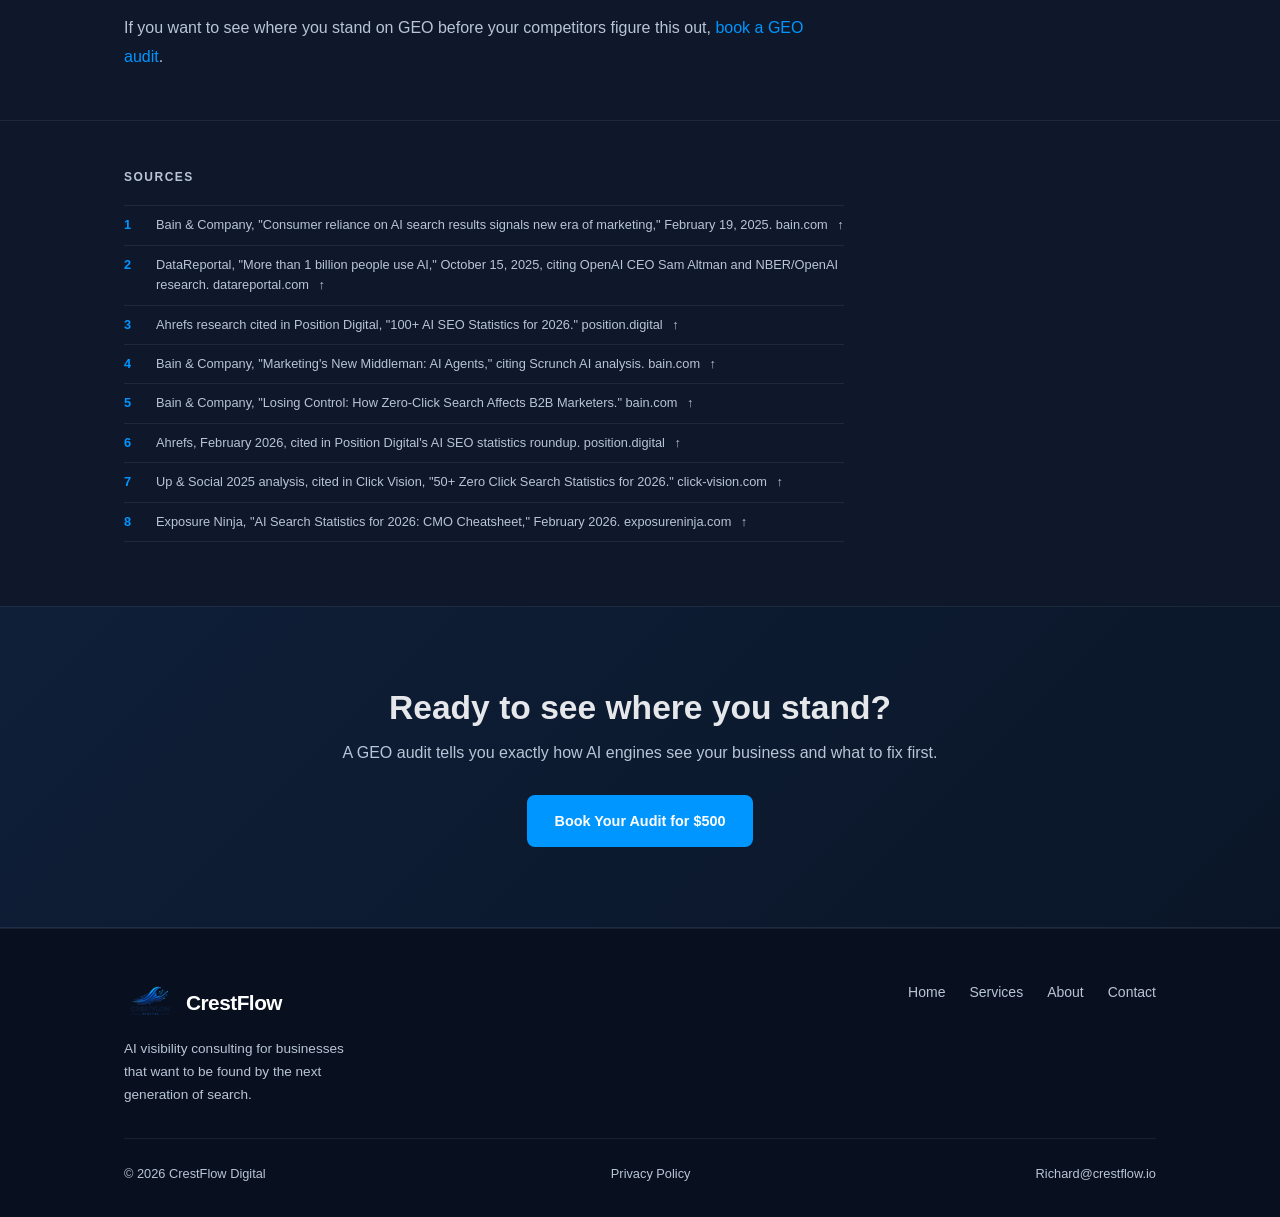
<file: seo-vs-geo.html>
<!DOCTYPE html>
<html lang="en">
<head>
  <meta charset="UTF-8">
  <meta name="viewport" content="width=device-width, initial-scale=1">
  <title>SEO vs GEO: What Changed When ChatGPT Became the New Google — CrestFlow Digital</title>
  <meta name="description" content="SEO gets you ranked on Google. GEO gets you quoted by ChatGPT. Here's what the shift means for small business owners and what to do about it.">
  <link rel="canonical" href="https://crestflow.io/seo-vs-geo.html">

  <!-- Open Graph -->
  <meta property="og:type" content="article">
  <meta property="og:url" content="https://crestflow.io/seo-vs-geo.html">
  <meta property="og:title" content="SEO vs GEO: What Changed When ChatGPT Became the New Google">
  <meta property="og:description" content="SEO gets you ranked on Google. GEO gets you quoted by ChatGPT. Here's what the shift means for small business owners.">
  <meta property="og:image" content="https://crestflow.io/assets/og-image.png">
  <meta property="article:published_time" content="2026-04-20">
  <meta property="article:author" content="Richard Rogers">

  <!-- Twitter Card -->
  <meta name="twitter:card" content="summary_large_image">
  <meta name="twitter:title" content="SEO vs GEO: What Changed When ChatGPT Became the New Google">
  <meta name="twitter:description" content="SEO gets you ranked on Google. GEO gets you quoted by ChatGPT. Here's what the shift means for small business owners.">
  <meta name="twitter:image" content="https://crestflow.io/assets/og-image.png">

  <link rel="icon" type="image/png" href="assets/logo.png">
  <link rel="stylesheet" href="assets/style.css">

  <!-- JSON-LD: BlogPosting -->
  <script type="application/ld+json">
  {
    "@context": "https://schema.org",
    "@type": "BlogPosting",
    "headline": "SEO vs GEO: What Changed When ChatGPT Became the New Google",
    "description": "SEO gets you ranked on Google. GEO gets you quoted by ChatGPT. Here's what the shift means for small business owners and what to do about it.",
    "datePublished": "2026-04-20",
    "author": {
      "@type": "Person",
      "name": "Richard Rogers",
      "url": "https://crestflow.io/about.html"
    },
    "publisher": {
      "@type": "Organization",
      "name": "CrestFlow Digital",
      "url": "https://crestflow.io",
      "logo": {
        "@type": "ImageObject",
        "url": "https://crestflow.io/assets/logo.png"
      }
    },
    "url": "https://crestflow.io/seo-vs-geo.html",
    "mainEntityOfPage": {
      "@type": "WebPage",
      "@id": "https://crestflow.io/seo-vs-geo.html"
    },
    "keywords": ["GEO", "generative engine optimization", "SEO vs GEO", "AI search", "small business SEO", "ChatGPT visibility", "AI Overviews"]
  }
  </script>

  <style>
    .post-hero {
      padding: 60px 0 48px;
      border-bottom: 1px solid var(--border);
    }
    .post-hero .section-label { margin-bottom: 16px; }
    .post-hero h1 { max-width: 820px; margin-bottom: 20px; }
    .post-meta {
      display: flex;
      align-items: center;
      gap: 20px;
      flex-wrap: wrap;
      font-size: 0.85rem;
      color: var(--text-muted);
    }
    .post-meta a { color: var(--text-muted); }
    .post-meta a:hover { color: var(--accent); }
    .post-meta-sep { opacity: 0.4; }

    .article-wrap { padding: 64px 0 48px; }

    .article-body { max-width: 720px; }
    .article-body h2 {
      margin-top: 52px;
      margin-bottom: 16px;
    }
    .article-body h2:first-child { margin-top: 0; }
    .article-body p {
      margin-bottom: 16px;
      font-size: 1rem;
      line-height: 1.8;
    }
    .article-body p:last-child { margin-bottom: 0; }

    .article-body ul,
    .article-body ol {
      list-style: none;
      padding: 0;
      margin: 8px 0 24px;
    }
    .article-body ul li,
    .article-body ol li {
      color: var(--text-muted);
      font-size: 0.95rem;
      line-height: 1.7;
      padding: 8px 0 8px 28px;
      border-bottom: 1px solid var(--border);
      position: relative;
    }
    .article-body ul li:first-child,
    .article-body ol li:first-child { border-top: 1px solid var(--border); }
    .article-body ul li::before {
      content: '→';
      color: var(--accent);
      font-weight: 700;
      position: absolute;
      left: 0;
    }
    .article-body ol { counter-reset: ol-counter; }
    .article-body ol li { counter-increment: ol-counter; }
    .article-body ol li::before {
      content: counter(ol-counter) '.';
      color: var(--accent);
      font-weight: 700;
      position: absolute;
      left: 0;
    }
    .article-body li strong { color: var(--text); }

    .article-body strong { color: var(--text); font-weight: 600; }

    .article-body sup { font-size: 0.7em; line-height: 0; position: relative; vertical-align: super; }
    .article-body sup a { color: var(--accent); text-decoration: none; }
    .article-body sup a:hover { text-decoration: underline; }

    .def-block {
      background: var(--bg-card);
      border: 1px solid var(--border);
      border-radius: var(--radius);
      padding: 18px 22px;
      margin: 6px 0;
    }
    .def-block p { margin-bottom: 0; font-size: 0.95rem; }
    .def-block strong { color: var(--accent); }
    .def-group { margin: 20px 0 24px; display: flex; flex-direction: column; gap: 8px; }

    .stat-callout {
      border-left: 3px solid var(--accent);
      padding: 14px 20px;
      margin: 28px 0;
      background: rgba(0, 150, 255, 0.05);
      border-radius: 0 var(--radius) var(--radius) 0;
    }
    .stat-callout p {
      margin-bottom: 0;
      font-size: 0.95rem;
      color: var(--text);
    }

    .sources-section {
      padding: 48px 0 64px;
      border-top: 1px solid var(--border);
    }
    .sources-section h3 {
      font-size: 0.75rem;
      font-weight: 700;
      text-transform: uppercase;
      letter-spacing: 1.5px;
      color: var(--text-muted);
      margin-bottom: 20px;
    }
    .footnotes { list-style: none; padding: 0; max-width: 720px; }
    .footnotes li {
      font-size: 0.8rem;
      color: var(--text-muted);
      line-height: 1.6;
      padding: 9px 0;
      border-bottom: 1px solid var(--border);
      display: flex;
      gap: 14px;
    }
    .footnotes li:first-child { border-top: 1px solid var(--border); }
    .footnotes .fn-num { color: var(--accent); font-weight: 700; flex-shrink: 0; min-width: 18px; }
    .footnotes a { color: var(--text-muted); }
    .footnotes a:hover { color: var(--accent); }
    .fn-back { color: var(--accent); margin-left: 6px; }
  </style>
</head>
<body>

  <!-- ========== NAV ========== -->
  <header class="site-header">
    <nav class="nav container">
      <a href="index.html" class="nav-logo"><img src="assets/crestflow_logo_transparent.png" alt="CrestFlow Digital" width="52" height="52"><span class="nav-logo-text">CrestFlow</span></a>

      <button class="nav-toggle" id="navToggle" aria-label="Toggle navigation" aria-expanded="false">
        <span></span><span></span><span></span>
      </button>

      <ul class="nav-links" id="navLinks">
        <li><a href="index.html">Home</a></li>
        <li><a href="services.html">Services</a></li>
        <li><a href="about.html">About</a></li>
        <li><a href="contact.html">Contact</a></li>
        <li><a href="geo-check.html">Free GEO Check</a></li>
      </ul>

      <a href="contact.html" class="btn btn-primary nav-cta">Book an Audit</a>
    </nav>
  </header>

  <main>

    <!-- ========== POST HERO ========== -->
    <div class="post-hero">
      <div class="container">
        <span class="section-label">GEO Insights</span>
        <h1>SEO vs GEO: What Changed When ChatGPT Became the New Google</h1>
        <div class="post-meta">
          <span>By <a href="about.html">Richard Rogers</a></span>
          <span class="post-meta-sep">&middot;</span>
          <span>April 20, 2026</span>
          <span class="post-meta-sep">&middot;</span>
          <span>~8 min read</span>
        </div>
      </div>
    </div>

    <!-- ========== BLOG HEADER IMAGE ========== -->
    <div style="max-width:860px;margin:0 auto;padding:0 24px;">
      <img src="assets/blog_header_transparent.png" alt="SEO vs GEO — AI search visibility" style="width:100%;border-radius:8px;display:block;">
    </div>

    <!-- ========== ARTICLE ========== -->
    <div class="article-wrap">
      <div class="container">
        <div class="article-body">

          <h2>The search bar moved</h2>

          <p>For twenty years, the deal was simple. Someone types a question into Google, Google shows ten blue links, you try to be one of them. SEO (search engine optimization) was the whole game.</p>

          <p>That deal is breaking.</p>

          <p>Bain &amp; Company surveyed US consumers in early 2025 and found that four out of five lean on AI-written summaries for a meaningful slice of their searches (at least 40% of the time), and roughly six in ten searches now wrap up with no click to a website at all.<sup><a href="#fn-1" id="ref-1">[1]</a></sup> The knock-on effect: an estimated hit to organic web traffic somewhere between 15% and 25%.<sup><a href="#fn-1">[1]</a></sup> For context on scale, ChatGPT crossed 800 million weekly active users by late 2025.<sup><a href="#fn-2" id="ref-2">[2]</a></sup></p>

          <p>If your business does not show up inside an AI answer, the customer never knows you exist. Even if you rank number one on Google for the same question.</p>

          <p>That is the shift. And the response to it has a name: GEO, or Generative Engine Optimization.</p>

          <h2>SEO and GEO in one sentence each</h2>

          <div class="def-group">
            <div class="def-block">
              <p><strong>SEO</strong> is the work of getting your website ranked on traditional search engines like Google and Bing, where users see a list of links and pick one to click.</p>
            </div>
            <div class="def-block">
              <p><strong>GEO</strong> is the work of getting your business cited, quoted, and recommended inside the answers that AI search engines generate when people ask them questions.</p>
            </div>
          </div>

          <p>Same goal: getting found. Different mechanics.</p>

          <h2>Why the mechanics are different</h2>

          <p>Traditional search engines run on crawlers and ranking algorithms. They look at your site structure, your keywords, your backlinks, your page speed. Feed them the right signals and you climb the list. Ask the same query twice and you usually see the same results.</p>

          <p>Generative search engines run on large language models. They read your content, understand the intent behind a question, pull from multiple sources, and write a fresh answer every time. The same question asked twice can produce different answers depending on the day, the model, and the wording.</p>

          <div class="stat-callout">
            <p>When Ahrefs ran the numbers in 2025, only about one in eight of the pages that ChatGPT, Perplexity, and Copilot chose to cite were also ranking on Google's first page for the matching query.<sup><a href="#fn-3" id="ref-3">[3]</a></sup> Ranking well on Google no longer guarantees you get cited by AI. They are related, but they are not the same game.</p>
          </div>

          <p>SEO rewards structure and technical precision. GEO rewards clarity, trustworthy claims, and content that reads like a direct answer to a real question.</p>

          <h2>The practical differences for a small business owner</h2>

          <p>Here is what actually changes in how you build content.</p>

          <div class="def-group">
            <div class="def-block">
              <p><strong>On SEO:</strong> You pick a keyword. You write a page around it. You handle on-page basics like headings, meta descriptions, alt text, and internal links. You earn backlinks from other sites. You wait. Eventually Google ranks you, and people click through.</p>
            </div>
            <div class="def-block">
              <p><strong>On GEO:</strong> You pick a question your customer would actually ask an AI chatbot. You write a clear, direct answer &mdash; with supporting facts and sources a model can verify. You structure the page so a model can quote a specific chunk without confusion. You build up signals of trust and expertise across the web, not just on your own site, because AI models pull from everywhere. Bain's work on AI search journeys is blunt about this: when someone asks an AI a question that does not name a specific brand, the citations the model draws from are almost entirely &mdash; north of 90%, from sources other than the brands it ends up recommending.<sup><a href="#fn-4" id="ref-4">[4]</a></sup></p>
            </div>
          </div>

          <p>The two are not in conflict. Good SEO content is often good GEO content, and the reverse is also true. But GEO adds new requirements on top of SEO. It does not replace them.</p>

          <h2>What "zero-click" means for your traffic</h2>

          <p>The hardest part of GEO for business owners is this: when an AI engine answers a question completely, the user does not click anything. They got what they needed. They move on.</p>

          <p>That means your website traffic, measured the old way, can go down even when your visibility is going up. You are getting mentioned, quoted, and recommended more often. You are just not getting the click.</p>

          <p>The numbers back this up. In the year after Google launched AI Overviews, Bain tracked drops in some B2B categories (software included) of up to 30 points on click-through.<sup><a href="#fn-5" id="ref-5">[5]</a></sup> Ahrefs pegged the drop on queries where an AI Overview actually appears at 58%.<sup><a href="#fn-6" id="ref-6">[6]</a></sup> Phones are where this hits hardest: about three-quarters of mobile queries now resolve on the results page, with no trip to an outside website.<sup><a href="#fn-7" id="ref-7">[7]</a></sup></p>

          <p>It does not mean SEO is dead. Traditional search still drives huge amounts of traffic, especially for transactional queries where someone is ready to buy. But it does mean the old metrics (clicks and sessions) tell less of the story than they used to.</p>

          <p>New metrics to watch:</p>

          <ul>
            <li>How often your brand is mentioned by AI engines for your target questions</li>
            <li>Whether AI answers cite your site as a source</li>
            <li>Impressions holding steady or growing even when clicks flatten</li>
          </ul>

          <div class="stat-callout">
            <p>A 2026 analysis of AI-referred visitors put their conversion rate at 14.2%, versus 2.8% for the average Google visitor, roughly five times the closing rate.<sup><a href="#fn-8" id="ref-8">[8]</a></sup> The clicks are fewer, but the ones that do come through are much closer to buying.</p>
          </div>

          <h2>What you should actually do right now</h2>

          <p>If you own a small business and you have been doing SEO, do not stop. SEO is still the foundation. What you want to do is layer GEO on top.</p>

          <p>Five concrete moves:</p>

          <ol>
            <li><strong>Write content that answers questions directly.</strong> Not "Our Services" pages. Real questions your customers ask, with clear answers in the first paragraph.</li>
            <li><strong>Back up claims with sources.</strong> AI models trust content that cites real data, real studies, real authorities. Vague marketing copy gets skipped.</li>
            <li><strong>Use structured data and clean formatting.</strong> Headings, FAQ schema, tables, lists. Anything that helps a model find and quote a specific piece of your page.</li>
            <li><strong>Build authority off your own site.</strong> Reviews, industry forums, podcast appearances, guest articles. AI models pull from the whole web to decide who is credible.</li>
            <li><strong>Audit what AI is already saying about you.</strong> Ask ChatGPT and Perplexity the questions your customers ask. See if you show up. See what shows up instead. That gap is your roadmap.</li>
          </ol>

          <p>The last one is the one most business owners skip, and it is the most important. You cannot fix what you have not measured.</p>

          <h2>Where CrestFlow fits in</h2>

          <p>A GEO audit is the starting point. You get a report that shows exactly how you are appearing (or not appearing) across the major AI engines for the questions that matter to your business. You get a gap analysis against competitors. You get a prioritized list of what to fix first.</p>

          <p>That is the work I do at CrestFlow Digital. Fixed price, delivered as a PDF or online report, with a particular focus on veteran-owned small businesses that do not have the time or the budget to run a full marketing department.</p>

          <p>If you want to see where you stand on GEO before your competitors figure this out, <a href="contact.html">book a GEO audit</a>.</p>

        </div>
      </div>
    </div>

    <!-- ========== SOURCES ========== -->
    <div class="sources-section">
      <div class="container">
        <h3>Sources</h3>
        <ol class="footnotes">
          <li id="fn-1">
            <span class="fn-num">1</span>
            <span>Bain &amp; Company, "Consumer reliance on AI search results signals new era of marketing," February 19, 2025. <a href="https://www.bain.com/about/media-center/press-releases/20252/consumer-reliance-on-ai-search-results-signals-new-era-of-marketing--bain--company/" target="_blank" rel="noopener">bain.com</a><a href="#ref-1" class="fn-back">&nbsp;&uarr;</a></span>
          </li>
          <li id="fn-2">
            <span class="fn-num">2</span>
            <span>DataReportal, "More than 1 billion people use AI," October 15, 2025, citing OpenAI CEO Sam Altman and NBER/OpenAI research. <a href="https://datareportal.com/reports/digital-2026-one-billion-people-using-ai" target="_blank" rel="noopener">datareportal.com</a><a href="#ref-2" class="fn-back">&nbsp;&uarr;</a></span>
          </li>
          <li id="fn-3">
            <span class="fn-num">3</span>
            <span>Ahrefs research cited in Position Digital, "100+ AI SEO Statistics for 2026." <a href="https://www.position.digital/blog/ai-seo-statistics/" target="_blank" rel="noopener">position.digital</a><a href="#ref-3" class="fn-back">&nbsp;&uarr;</a></span>
          </li>
          <li id="fn-4">
            <span class="fn-num">4</span>
            <span>Bain &amp; Company, "Marketing's New Middleman: AI Agents," citing Scrunch AI analysis. <a href="https://www.bain.com/insights/marketings-new-middleman-ai-agents/" target="_blank" rel="noopener">bain.com</a><a href="#ref-4" class="fn-back">&nbsp;&uarr;</a></span>
          </li>
          <li id="fn-5">
            <span class="fn-num">5</span>
            <span>Bain &amp; Company, "Losing Control: How Zero-Click Search Affects B2B Marketers." <a href="https://www.bain.com/insights/losing-control-how-zero-click-search-affects-b2b-marketers-snap-chart/" target="_blank" rel="noopener">bain.com</a><a href="#ref-5" class="fn-back">&nbsp;&uarr;</a></span>
          </li>
          <li id="fn-6">
            <span class="fn-num">6</span>
            <span>Ahrefs, February 2026, cited in Position Digital's AI SEO statistics roundup. <a href="https://www.position.digital/blog/ai-seo-statistics/" target="_blank" rel="noopener">position.digital</a><a href="#ref-6" class="fn-back">&nbsp;&uarr;</a></span>
          </li>
          <li id="fn-7">
            <span class="fn-num">7</span>
            <span>Up &amp; Social 2025 analysis, cited in Click Vision, "50+ Zero Click Search Statistics for 2026." <a href="https://click-vision.com/zero-click-search-statistics" target="_blank" rel="noopener">click-vision.com</a><a href="#ref-7" class="fn-back">&nbsp;&uarr;</a></span>
          </li>
          <li id="fn-8">
            <span class="fn-num">8</span>
            <span>Exposure Ninja, "AI Search Statistics for 2026: CMO Cheatsheet," February 2026. <a href="https://exposureninja.com/blog/ai-search-statistics/" target="_blank" rel="noopener">exposureninja.com</a><a href="#ref-8" class="fn-back">&nbsp;&uarr;</a></span>
          </li>
        </ol>
      </div>
    </div>

    <!-- ========== CTA BAND ========== -->
    <div class="cta-band">
      <div class="container">
        <h2>Ready to see where you stand?</h2>
        <p>A GEO audit tells you exactly how AI engines see your business and what to fix first.</p>
        <a href="contact.html" class="btn btn-primary">Book Your Audit for $500</a>
      </div>
    </div>

  </main>

  <!-- ========== FOOTER ========== -->
  <footer class="site-footer">
    <div class="container">
      <div class="footer-top">
        <div class="footer-brand">
          <a href="index.html" class="nav-logo"><img src="assets/crestflow_logo_transparent.png" alt="CrestFlow Digital" width="52" height="52"><span class="nav-logo-text">CrestFlow</span></a>
          <p>AI visibility consulting for businesses that want to be found by the next generation of search.</p>
        </div>
        <nav class="footer-nav" aria-label="Footer navigation">
          <a href="index.html">Home</a>
          <a href="services.html">Services</a>
          <a href="about.html">About</a>
          <a href="contact.html">Contact</a>
        </nav>
      </div>
      <div class="footer-bottom">
        <p>&copy; 2026 CrestFlow Digital</p>
        <a href="privacy.html">Privacy Policy</a>
        <a href="mailto:Richard@crestflow.io">Richard@crestflow.io</a>
      </div>
    </div>
  </footer>

  <script src="assets/script.js"></script>
</body>
</html>
</file>
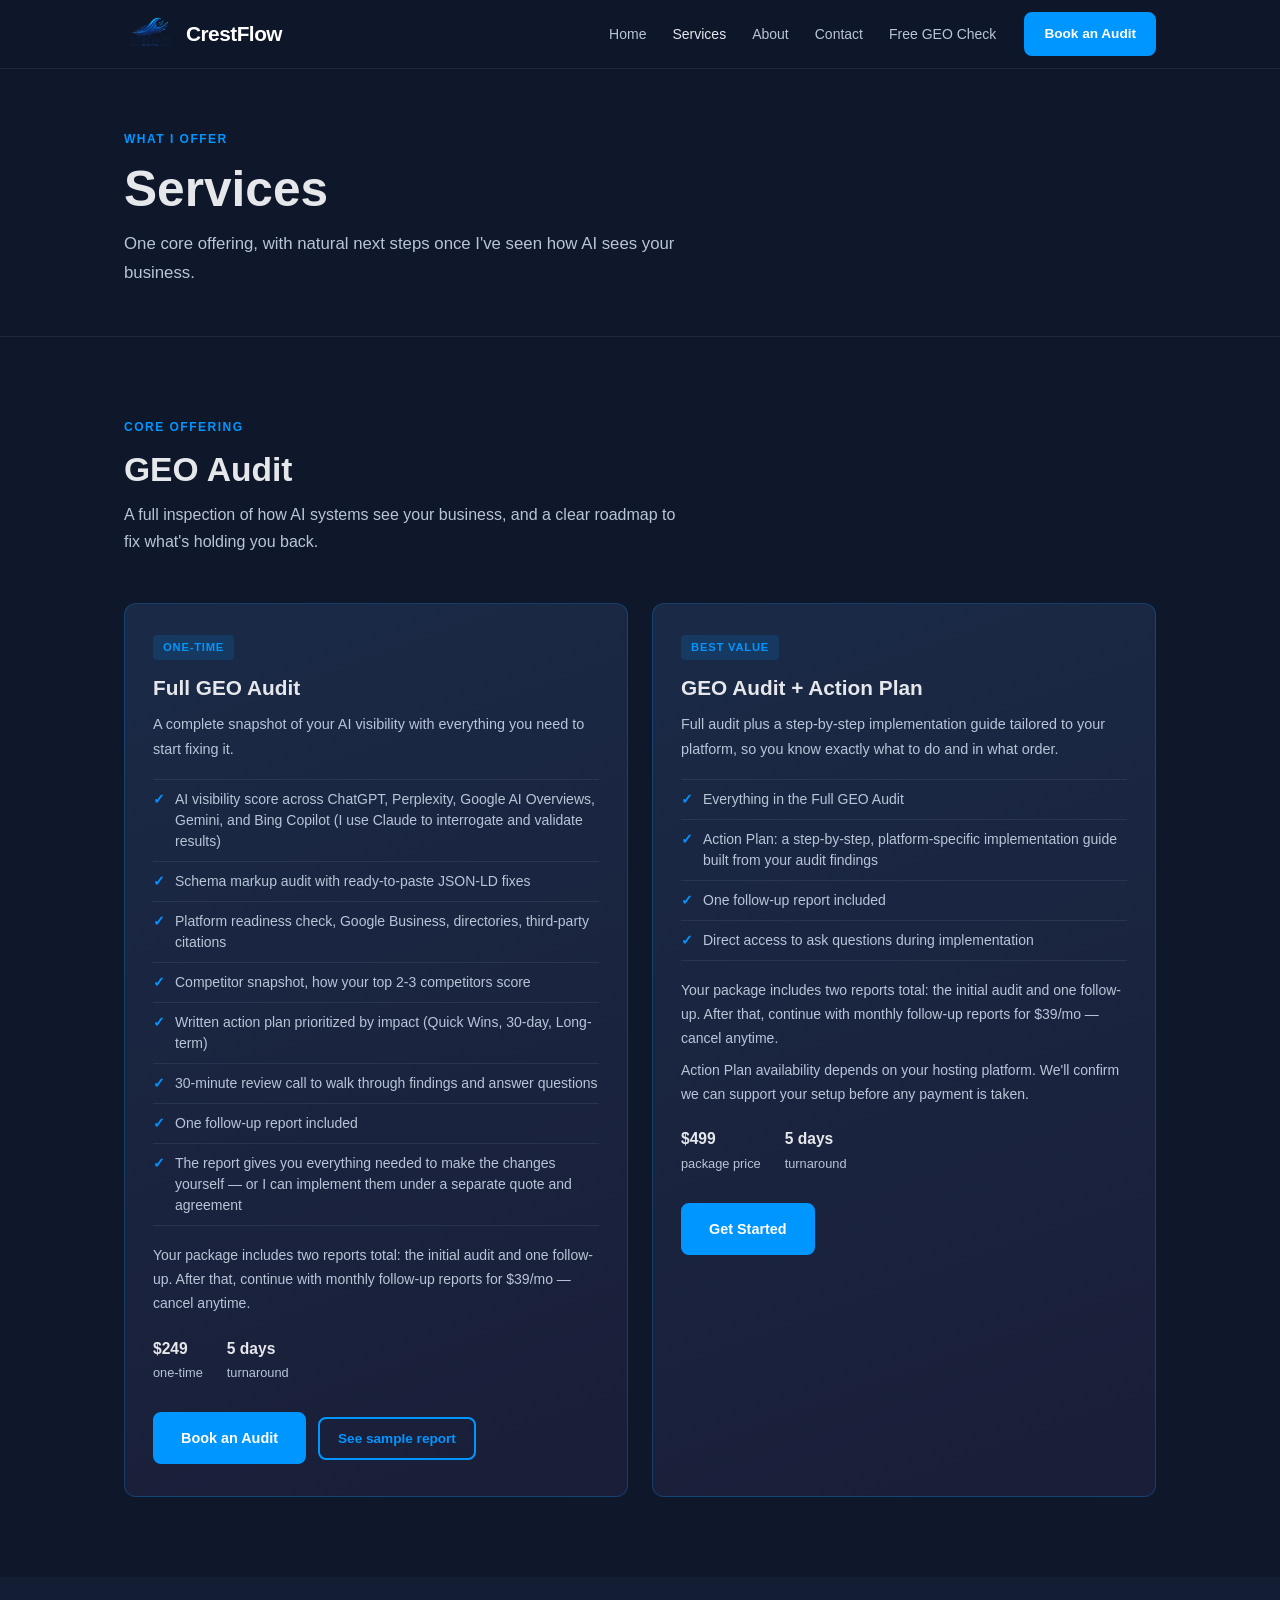
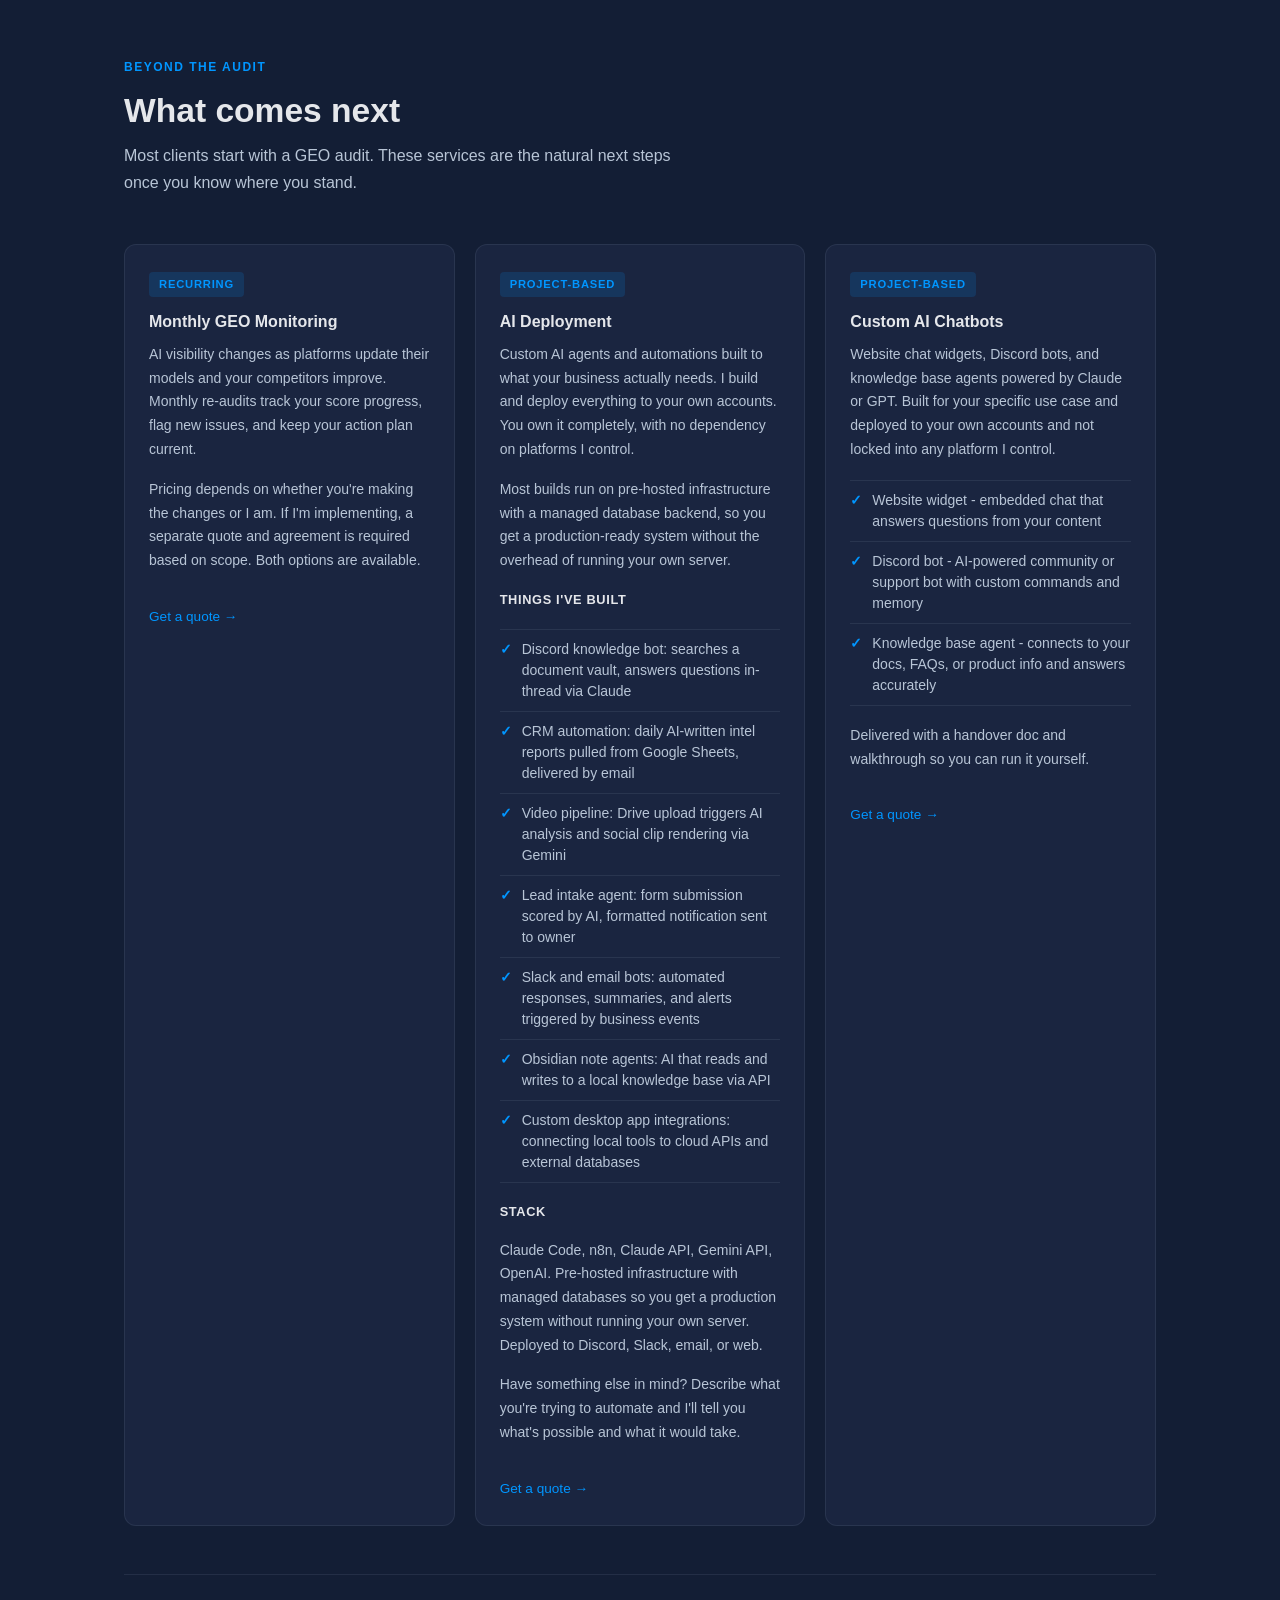
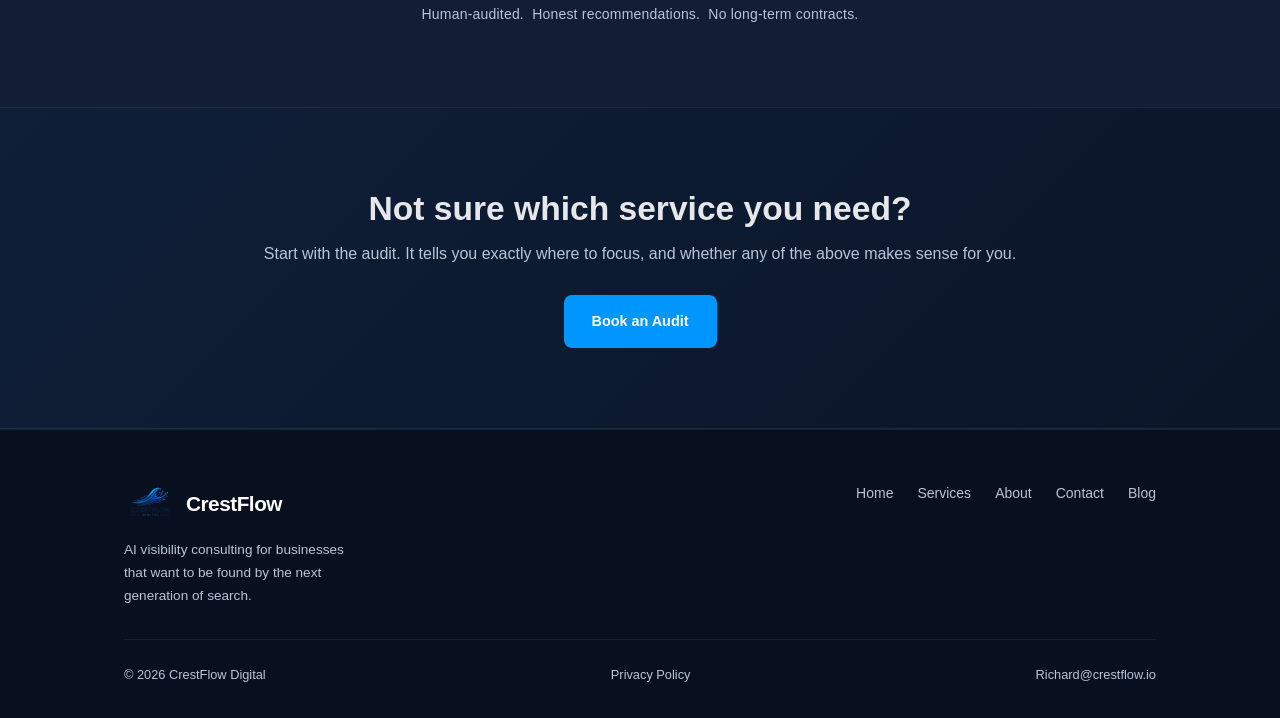
<file: services.html>
<!DOCTYPE html>
<html lang="en">
<head>
  <meta charset="UTF-8">
  <meta name="viewport" content="width=device-width, initial-scale=1">
  <title>Services, CrestFlow Digital</title>
  <meta name="description" content="GEO audit, AI deployment, chatbot development, and monthly monitoring services from CrestFlow Digital. Human-audited. No long-term contracts.">
  <link rel="canonical" href="https://crestflow.io/services.html">

  <!-- Open Graph -->
  <meta property="og:type" content="website">
  <meta property="og:url" content="https://crestflow.io/services.html">
  <meta property="og:title" content="Services, CrestFlow Digital">
  <meta property="og:description" content="GEO audit, AI deployment, chatbot development, and monthly monitoring. Human-audited, no long-term contracts.">
  <meta property="og:image" content="https://crestflow.io/assets/og-image.png">

  <!-- Twitter Card -->
  <meta name="twitter:card" content="summary_large_image">
  <meta name="twitter:title" content="Services, CrestFlow Digital">
  <meta name="twitter:description" content="GEO audit, AI deployment, chatbot development, and monthly monitoring.">
  <meta name="twitter:image" content="https://crestflow.io/assets/og-image.png">

  <link rel="icon" type="image/png" href="assets/logo.png">
  <link rel="stylesheet" href="assets/style.css">

  <!-- JSON-LD: FAQPage -->
  <script type="application/ld+json">
  {
    "@context": "https://schema.org",
    "@type": "FAQPage",
    "mainEntity": [
      {
        "@type": "Question",
        "name": "What is included in a Full GEO Audit?",
        "acceptedAnswer": {
          "@type": "Answer",
          "text": "A Full GEO Audit from CrestFlow Digital includes: an AI visibility score across ChatGPT, Perplexity, Google AI Overviews, Gemini, and Bing Copilot; a schema markup audit with ready-to-paste JSON-LD fixes; a platform readiness check covering Google Business, directories, and third-party citations; a competitor snapshot showing how your top 2-3 competitors score; a written action plan prioritized by impact (Quick Wins, 30-day, Long-term); and a 30-minute review call to walk through findings. Includes two reports total — the initial audit and one follow-up. After that, monthly follow-up reports are available for $39/mo, cancel anytime. Price: $249. Turnaround: 5 business days."
        }
      },
      {
        "@type": "Question",
        "name": "What is the GEO Audit + Action Plan?",
        "acceptedAnswer": {
          "@type": "Answer",
          "text": "The GEO Audit + Action Plan includes everything in the Full GEO Audit plus a step-by-step platform-specific implementation guide. Includes two reports total — the initial audit and one follow-up. After that, monthly follow-up reports are available for $39/mo, cancel anytime. Action Plan availability depends on your hosting platform — we confirm we can support your setup before any payment is taken. Price: $499. Turnaround: 5 business days."
        }
      },
      {
        "@type": "Question",
        "name": "Which service should I start with?",
        "acceptedAnswer": {
          "@type": "Answer",
          "text": "Start with the GEO Audit. It tells you exactly where your business stands with AI assistants and whether additional services like Monthly GEO Monitoring, AI Deployment, or Custom AI Chatbots make sense for your situation."
        }
      },
      {
        "@type": "Question",
        "name": "How long does a GEO audit take?",
        "acceptedAnswer": {
          "@type": "Answer",
          "text": "A Full GEO Audit from CrestFlow Digital takes 5 business days from submission to delivered report, including a scored PDF and HTML report with a prioritized action plan."
        }
      },
      {
        "@type": "Question",
        "name": "What is GEO (Generative Engine Optimization)?",
        "acceptedAnswer": {
          "@type": "Answer",
          "text": "GEO (Generative Engine Optimization) is the practice of optimizing a website so that AI assistants (ChatGPT, Perplexity, Google AI Overviews, Gemini, and Bing Copilot) can find, understand, and cite the business in their answers. A GEO audit measures performance across six scored dimensions: AI citability, brand authority, content quality, technical infrastructure, schema markup, and platform optimization."
        }
      }
    ]
  }
  </script>

  <!-- JSON-LD: Service -->
  <script type="application/ld+json">
  {
    "@context": "https://schema.org",
    "@type": "Service",
    "name": "GEO Audit",
    "description": "A full Generative Engine Optimization audit measuring how AI assistants, ChatGPT, Perplexity, Google AI Overviews, Gemini, and Bing Copilot, find, understand, and cite your business. Includes AI visibility score, schema markup audit, platform readiness check, competitor snapshot, and written action plan.",
    "provider": {
      "@type": "Organization",
      "name": "CrestFlow Digital",
      "url": "https://crestflow.io"
    },
    "serviceType": "GEO Audit",
    "url": "https://crestflow.io/services.html",
    "offers": [
      {
        "@type": "Offer",
        "name": "Full GEO Audit",
        "price": "249",
        "priceCurrency": "USD",
        "description": "One-time full GEO audit with scored report, prioritized action plan, and one follow-up report. Monthly follow-up reports available for $39/mo after your initial two reports, cancel anytime. Turnaround: 5 business days."
      },
      {
        "@type": "Offer",
        "name": "GEO Audit + Action Plan",
        "price": "499",
        "priceCurrency": "USD",
        "description": "GEO Audit plus a step-by-step platform-specific implementation guide and one follow-up report. Monthly follow-up reports available for $39/mo after your initial two reports, cancel anytime. Action Plan availability depends on hosting platform."
      }
    ]
  }
  </script>
</head>
<body>

  <!-- ========== NAV ========== -->
  <header class="site-header">
    <nav class="nav container">
      <a href="index.html" class="nav-logo"><img src="assets/crestflow_logo_transparent.png" alt="CrestFlow Digital" width="52" height="52"><span class="nav-logo-text">CrestFlow</span></a>

      <button class="nav-toggle" id="navToggle" aria-label="Toggle navigation" aria-expanded="false">
        <span></span><span></span><span></span>
      </button>

      <ul class="nav-links" id="navLinks">
        <li><a href="index.html">Home</a></li>
        <li><a href="services.html" aria-current="page">Services</a></li>
        <li><a href="about.html">About</a></li>
        <li><a href="contact.html">Contact</a></li>
        <li><a href="geo-check.html">Free GEO Check</a></li>
      </ul>

      <a href="contact.html" class="btn btn-primary nav-cta">Book an Audit</a>
    </nav>
  </header>

  <main>

    <!-- ========== PAGE HERO ========== -->
    <div class="page-hero">
      <div class="container">
        <span class="section-label">What I offer</span>
        <h1>Services</h1>
        <p>One core offering, with natural next steps once I've seen how AI sees your business.</p>
      </div>
    </div>

    <!-- ========== PRIMARY SERVICE: GEO AUDIT ========== -->
    <section>
      <div class="container">
        <div class="section-heading">
          <span class="section-label">Core offering</span>
          <h2>GEO Audit</h2>
          <p>A full inspection of how AI systems see your business, and a clear roadmap to fix what's holding you back.</p>
        </div>

        <div class="pricing-cards-grid">

          <!-- Tier 1: One-Time -->
          <div class="card card-featured">
            <div class="card-tag">One-Time</div>
            <h3>Full GEO Audit</h3>
            <p>A complete snapshot of your AI visibility with everything you need to start fixing it.</p>

            <ul class="card-list">
              <li>AI visibility score across ChatGPT, Perplexity, Google AI Overviews, Gemini, and Bing Copilot (I use Claude to interrogate and validate results)</li>
              <li>Schema markup audit with ready-to-paste JSON-LD fixes</li>
              <li>Platform readiness check, Google Business, directories, third-party citations</li>
              <li>Competitor snapshot, how your top 2-3 competitors score</li>
              <li>Written action plan prioritized by impact (Quick Wins, 30-day, Long-term)</li>
              <li>30-minute review call to walk through findings and answer questions</li>
              <li>One follow-up report included</li>
              <li>The report gives you everything needed to make the changes yourself — or I can implement them under a separate quote and agreement</li>
            </ul>
            <p style="margin-top:12px;font-size:0.875rem;color:var(--text-muted);">Your package includes two reports total: the initial audit and one follow-up. After that, continue with monthly follow-up reports for $39/mo — cancel anytime.</p>

            <div class="card-meta">
              <div class="card-meta-item">
                <strong>$249</strong>
                one-time
              </div>
              <div class="card-meta-item">
                <strong>5 days</strong>
                turnaround
              </div>
            </div>

            <div style="display:flex;gap:12px;flex-wrap:wrap;align-items:center;">
              <a href="contact.html" class="btn btn-primary">Book an Audit</a>
              <a href="sample-report.html" class="btn btn-outline btn-sm">See sample report</a>
            </div>
          </div>

          <!-- Tier 2: Audit + Action Plan -->
          <div class="card card-featured">
            <div class="card-tag">Best Value</div>
            <h3>GEO Audit + Action Plan</h3>
            <p>Full audit plus a step-by-step implementation guide tailored to your platform, so you know exactly what to do and in what order.</p>

            <ul class="card-list">
              <li>Everything in the Full GEO Audit</li>
              <li>Action Plan: a step-by-step, platform-specific implementation guide built from your audit findings</li>
              <li>One follow-up report included</li>
              <li>Direct access to ask questions during implementation</li>
            </ul>
            <p style="margin-top:12px;font-size:0.875rem;color:var(--text-muted);">Your package includes two reports total: the initial audit and one follow-up. After that, continue with monthly follow-up reports for $39/mo — cancel anytime.</p>
            <p style="margin-top:8px;font-size:0.875rem;color:var(--text-muted);">Action Plan availability depends on your hosting platform. We'll confirm we can support your setup before any payment is taken.</p>

            <div class="card-meta">
              <div class="card-meta-item">
                <strong>$499</strong>
                package price
              </div>
              <div class="card-meta-item">
                <strong>5 days</strong>
                turnaround
              </div>
            </div>

            <a href="contact.html" class="btn btn-primary">Get Started</a>
          </div>

        </div>
      </div>
    </section>

    <!-- ========== BEYOND THE AUDIT ========== -->
    <section class="section-alt">
      <div class="container">
        <div class="section-heading">
          <span class="section-label">Beyond the audit</span>
          <h2>What comes next</h2>
          <p>Most clients start with a GEO audit. These services are the natural next steps once you know where you stand.</p>
        </div>

        <div class="secondary-cards-grid">

          <div class="card card-secondary">
            <div class="card-tag">Recurring</div>
            <h3>Monthly GEO Monitoring</h3>
            <p>
              AI visibility changes as platforms update their models and your competitors
              improve. Monthly re-audits track your score progress, flag new issues, and
              keep your action plan current.
            </p>
            <p style="margin-top:12px;">Pricing depends on whether you're making the changes or I am. If I'm implementing, a separate quote and agreement is required based on scope. Both options are available.</p>
            <a href="contact.html" style="display:inline-block;margin-top:16px;">Get a quote →</a>
          </div>

          <div class="card card-secondary">
            <div class="card-tag">Project-based</div>
            <h3>AI Deployment</h3>
            <p>
              Custom AI agents and automations built to what your business actually needs.
              I build and deploy everything to your own accounts. You own it completely,
              with no dependency on platforms I control.
            </p>
            <p style="margin-top:12px;">
              Most builds run on pre-hosted infrastructure with a managed database backend,
              so you get a production-ready system without the overhead of running your own server.
            </p>
            <p style="margin-top:14px;font-size:0.8rem;font-weight:600;text-transform:uppercase;letter-spacing:0.05em;color:var(--text);">Things I've built</p>
            <ul class="card-list">
              <li>Discord knowledge bot: searches a document vault, answers questions in-thread via Claude</li>
              <li>CRM automation: daily AI-written intel reports pulled from Google Sheets, delivered by email</li>
              <li>Video pipeline: Drive upload triggers AI analysis and social clip rendering via Gemini</li>
              <li>Lead intake agent: form submission scored by AI, formatted notification sent to owner</li>
              <li>Slack and email bots: automated responses, summaries, and alerts triggered by business events</li>
              <li>Obsidian note agents: AI that reads and writes to a local knowledge base via API</li>
              <li>Custom desktop app integrations: connecting local tools to cloud APIs and external databases</li>
            </ul>
            <p style="font-size:0.8rem;font-weight:600;text-transform:uppercase;letter-spacing:0.05em;color:var(--text);">Stack</p>
            <p style="margin-top:8px;font-size:0.875rem;">Claude Code, n8n, Claude API, Gemini API, OpenAI. Pre-hosted infrastructure with managed databases so you get a production system without running your own server. Deployed to Discord, Slack, email, or web.</p>
            <p style="margin-top:12px;font-size:0.875rem;">Have something else in mind? Describe what you're trying to automate and I'll tell you what's possible and what it would take.</p>
            <a href="contact.html" style="display:inline-block;margin-top:16px;">Get a quote →</a>
          </div>

          <div class="card card-secondary">
            <div class="card-tag">Project-based</div>
            <h3>Custom AI Chatbots</h3>
            <p>
              Website chat widgets, Discord bots, and knowledge base agents powered by
              Claude or GPT. Built for your specific use case and deployed to your own
              accounts and not locked into any platform I control.
            </p>
            <ul class="card-list">
              <li>Website widget - embedded chat that answers questions from your content</li>
              <li>Discord bot - AI-powered community or support bot with custom commands and memory</li>
              <li>Knowledge base agent - connects to your docs, FAQs, or product info and answers accurately</li>
            </ul>
            <p style="font-size:0.875rem;">Delivered with a handover doc and walkthrough so you can run it yourself.</p>
            <a href="contact.html" style="display:inline-block;margin-top:16px;">Get a quote →</a>
          </div>

        </div>

        <p class="trust-line">Human-audited.&nbsp;&nbsp;Honest recommendations.&nbsp;&nbsp;No long-term contracts.</p>
      </div>
    </section>

    <!-- ========== CTA BAND ========== -->
    <div class="cta-band">
      <div class="container">
        <h2>Not sure which service you need?</h2>
        <p>Start with the audit. It tells you exactly where to focus, and whether any of the above makes sense for you.</p>
        <a href="contact.html" class="btn btn-primary">Book an Audit</a>
      </div>
    </div>

  </main>

  <!-- ========== FOOTER ========== -->
  <footer class="site-footer">
    <div class="container">
      <div class="footer-top">
        <div class="footer-brand">
          <a href="index.html" class="nav-logo"><img src="assets/crestflow_logo_transparent.png" alt="CrestFlow Digital" width="52" height="52"><span class="nav-logo-text">CrestFlow</span></a>
          <p>AI visibility consulting for businesses that want to be found by the next generation of search.</p>
        </div>
        <nav class="footer-nav" aria-label="Footer navigation">
          <a href="index.html">Home</a>
          <a href="services.html">Services</a>
          <a href="about.html">About</a>
          <a href="contact.html">Contact</a>
          <a href="seo-vs-geo.html">Blog</a>
        </nav>
      </div>
      <div class="footer-bottom">
        <p>&copy; 2026 CrestFlow Digital</p>
        <a href="privacy.html">Privacy Policy</a>
        <a href="mailto:Richard@crestflow.io">Richard@crestflow.io</a>
      </div>
    </div>
  </footer>

  <script src="assets/script.js"></script>
</body>
</html>
</file>
<file: assets/style.css>
/* === Reset & base === */
*, *::before, *::after { box-sizing: border-box; margin: 0; padding: 0; }

:root {
  --bg:          #0f172a;
  --bg-card:     #1a2540;
  --bg-alt:      #131e35;
  --bg-nav:      rgba(15, 23, 42, 0.96);
  --accent:      #0096ff;
  --accent-dark: #007acc;
  --text:        #e5e7eb;
  --text-muted:  #b8c5d6;
  --border:      rgba(148, 163, 184, 0.12);
  --radius:      8px;
  --font:        -apple-system, BlinkMacSystemFont, 'Segoe UI', Roboto, Helvetica, Arial, sans-serif;
  --container:   1080px;
}

html { scroll-behavior: smooth; }

body {
  background: var(--bg);
  color: var(--text);
  font-family: var(--font);
  font-size: 16px;
  line-height: 1.7;
  -webkit-font-smoothing: antialiased;
}

a { color: var(--accent); text-decoration: none; }
a:hover { text-decoration: underline; }

img { max-width: 100%; display: block; }

h1 { font-size: clamp(1.9rem, 5vw, 3.1rem); font-weight: 800; line-height: 1.15; color: var(--text); }
h2 { font-size: clamp(1.45rem, 3vw, 2.1rem); font-weight: 700; line-height: 1.25; color: var(--text); }
h3 { font-size: clamp(1.1rem, 2vw, 1.3rem); font-weight: 600; line-height: 1.35; color: var(--text); }
h4 { font-size: 1rem; font-weight: 600; color: var(--text); line-height: 1.4; }

p { color: var(--text-muted); }

/* === Layout / container === */
.container {
  max-width: var(--container);
  margin: 0 auto;
  padding: 0 24px;
}

section { padding: 80px 0; }

.section-label {
  display: block;
  font-size: 0.75rem;
  font-weight: 700;
  text-transform: uppercase;
  letter-spacing: 1.5px;
  color: var(--accent);
  margin-bottom: 12px;
}

.section-alt { background: var(--bg-alt); }

.section-heading { margin-bottom: 48px; }
.section-heading p { margin-top: 10px; font-size: 1rem; max-width: 560px; }

/* === Buttons === */
.btn {
  display: inline-block;
  padding: 12px 26px;
  border-radius: var(--radius);
  font-size: 0.9rem;
  font-weight: 600;
  cursor: pointer;
  transition: background 0.15s, border-color 0.15s, color 0.15s, opacity 0.15s;
  text-decoration: none;
  border: 2px solid transparent;
  white-space: nowrap;
  font-family: var(--font);
}
.btn:hover { text-decoration: none; }

.btn-primary {
  background: var(--accent);
  color: #fff;
  border-color: var(--accent);
}
.btn-primary:hover { background: var(--accent-dark); border-color: var(--accent-dark); }

.btn-outline {
  background: transparent;
  color: var(--accent);
  border-color: var(--accent);
}
.btn-outline:hover { background: rgba(0, 150, 255, 0.1); }

.btn-sm { padding: 8px 18px; font-size: 0.85rem; }

/* === Nav === */
.site-header {
  position: sticky;
  top: 0;
  z-index: 200;
  background: var(--bg-nav);
  backdrop-filter: blur(10px);
  -webkit-backdrop-filter: blur(10px);
  border-bottom: 1px solid var(--border);
}

.nav {
  display: flex;
  align-items: center;
  height: 68px;
  gap: 4px;
}

.nav-logo {
  flex-shrink: 0;
  margin-right: auto;
  display: flex;
  align-items: center;
}
.nav-logo img { height: 52px; width: auto; display: block; }
.nav-logo:hover { opacity: 0.85; text-decoration: none; }
.nav-logo-text {
  font-size: 1.3rem;
  font-weight: 800;
  color: #ffffff;
  letter-spacing: -0.5px;
  margin-left: 10px;
}

.nav-links {
  display: flex;
  list-style: none;
  gap: 2px;
  align-items: center;
}
.nav-links a {
  color: var(--text-muted);
  font-size: 0.875rem;
  padding: 6px 12px;
  border-radius: 6px;
  transition: color 0.15s, background 0.15s;
}
.nav-links a:hover { color: var(--text); background: rgba(255,255,255,0.05); text-decoration: none; }
.nav-links a[aria-current="page"] { color: var(--text); }

.nav-cta {
  margin-left: 12px;
  padding: 8px 18px;
  font-size: 0.85rem;
  flex-shrink: 0;
}

.nav-toggle {
  display: none;
  flex-direction: column;
  gap: 5px;
  background: none;
  border: none;
  cursor: pointer;
  padding: 6px;
  margin-left: 8px;
}
.nav-toggle span {
  display: block;
  width: 22px;
  height: 2px;
  background: var(--text);
  border-radius: 2px;
  transition: transform 0.2s, opacity 0.2s;
}

/* === Hero === */
.hero {
  padding: 96px 0 80px;
  text-align: center;
  background:
    radial-gradient(ellipse 80% 50% at 50% -10%, rgba(0,150,255,0.15) 0%, transparent 70%),
    linear-gradient(rgba(15,23,42,0.72), rgba(15,23,42,0.72)),
    url('../assets/hero-bg.jpg') center center / cover no-repeat;
}

.hero h1 { max-width: 840px; margin: 0 auto 20px; }

.hero-sub {
  max-width: 580px;
  margin: 0 auto 36px;
  font-size: 1.05rem;
  color: var(--text);
  line-height: 1.7;
}

.hero-cite {
  max-width: 680px;
  margin: 28px auto 0;
  font-size: 0.9rem;
  color: var(--text-muted);
  line-height: 1.7;
}

.hero-ctas {
  display: flex;
  gap: 12px;
  justify-content: center;
  flex-wrap: wrap;
}

/* === Stats strip === */
.stats-strip {
  background: var(--bg-card);
  border-top: 1px solid var(--border);
  border-bottom: 1px solid var(--border);
  padding: 52px 0;
}

.stats-grid {
  display: grid;
  grid-template-columns: repeat(3, 1fr);
  gap: 32px;
  text-align: center;
}

.stat-divider {
  width: 1px;
  background: var(--border);
  height: 64px;
  align-self: center;
  justify-self: center;
}

.stat-number {
  display: block;
  font-size: 2.75rem;
  font-weight: 800;
  color: var(--accent);
  line-height: 1;
  margin-bottom: 8px;
  letter-spacing: -1px;
}
.stat-label { font-size: 0.85rem; color: var(--text-muted); max-width: 200px; margin: 0 auto; }

/* === Feature list === */
.feature-list {
  display: grid;
  grid-template-columns: repeat(2, 1fr);
  gap: 24px;
  margin-top: 36px;
}

.feature-item {
  display: flex;
  align-items: flex-start;
  gap: 14px;
}

.feature-icon {
  color: var(--accent);
  flex-shrink: 0;
  margin-top: 2px;
}

.feature-item h4 { margin-bottom: 3px; }
.feature-item p { font-size: 0.875rem; margin: 0; }

/* === Founder section === */
.founder-wrap {
  display: grid;
  grid-template-columns: 200px 1fr;
  gap: 48px;
  align-items: start;
  max-width: 820px;
  margin: 0 auto;
}

.founder-photo {
  width: 180px;
  height: 180px;
  border-radius: 50%;
  object-fit: cover;
  border: 3px solid var(--border);
  background: var(--bg-card);
  display: flex;
  align-items: center;
  justify-content: center;
  color: var(--text-muted);
  font-size: 0.75rem;
  text-align: center;
  flex-shrink: 0;
}

.founder-content h2 { margin-bottom: 16px; }
.founder-content p + p { margin-top: 12px; }

/* === CTA band === */
.cta-band {
  background: linear-gradient(135deg, #0f1f38 0%, #0a1628 100%);
  border-top: 1px solid var(--border);
  border-bottom: 1px solid var(--border);
  padding: 80px 0;
  text-align: center;
}
.cta-band h2 { margin-bottom: 10px; }
.cta-band p { margin-bottom: 28px; }

/* === Page hero (inner pages) === */
.page-hero {
  padding: 60px 0 48px;
  border-bottom: 1px solid var(--border);
}
.page-hero h1 { margin-bottom: 12px; }
.page-hero p { font-size: 1.05rem; max-width: 560px; }

/* === Cards === */
.cards-grid { display: grid; gap: 24px; }
.cards-3 { grid-template-columns: repeat(3, 1fr); }

.card {
  background: var(--bg-card);
  border: 1px solid var(--border);
  border-radius: 12px;
  padding: 28px 28px 32px;
}

.card-featured {
  border-color: rgba(0, 150, 255, 0.25);
  background: linear-gradient(160deg, #1a2a46 0%, #1a1e38 100%);
}

.card-tag {
  display: inline-block;
  font-size: 0.7rem;
  font-weight: 700;
  text-transform: uppercase;
  letter-spacing: 0.8px;
  padding: 3px 10px;
  border-radius: 4px;
  background: rgba(0, 150, 255, 0.15);
  color: var(--accent);
  margin-bottom: 14px;
}

.card h3 { margin-bottom: 10px; }
.card > p { font-size: 0.9rem; margin-bottom: 0; }

.card-list {
  list-style: none;
  margin: 18px 0;
  border-top: 1px solid var(--border);
}
.card-list li {
  padding: 9px 0;
  border-bottom: 1px solid var(--border);
  font-size: 0.875rem;
  color: var(--text-muted);
  display: flex;
  align-items: flex-start;
  gap: 10px;
  line-height: 1.5;
}
.card-list li::before {
  content: '✓';
  color: var(--accent);
  font-weight: 700;
  flex-shrink: 0;
  line-height: 1.5;
}

.card-meta {
  display: flex;
  gap: 24px;
  margin: 20px 0 24px;
  flex-wrap: wrap;
}
.card-meta-item { font-size: 0.8rem; color: var(--text-muted); }
.card-meta-item strong { display: block; color: var(--text); font-size: 0.975rem; font-weight: 600; }

.card .btn { margin-top: 4px; }

/* Secondary card layout */
.secondary-cards-grid {
  display: grid;
  grid-template-columns: repeat(3, 1fr);
  gap: 20px;
  margin-top: 16px;
}
.card-secondary { padding: 24px; }
.card-secondary h3 { font-size: 1rem; margin-bottom: 10px; }
.card-secondary p { font-size: 0.875rem; margin-bottom: 16px; }
.card-secondary a { font-size: 0.85rem; color: var(--accent); }
.card-secondary a:hover { text-decoration: underline; }

/* === Trust line === */
.trust-line {
  text-align: center;
  padding: 28px 0 0;
  color: var(--text-muted);
  font-size: 0.875rem;
  border-top: 1px solid var(--border);
  margin-top: 48px;
  letter-spacing: 0.2px;
}

/* === About page sections === */
.about-section { padding: 56px 0; border-bottom: 1px solid var(--border); }
.about-section:last-of-type { border-bottom: none; }
.about-section h2 { margin-bottom: 16px; }
.about-section p + p { margin-top: 12px; }
.about-section .todo-placeholder {
  background: var(--bg-card);
  border: 1px dashed rgba(0,150,255,0.3);
  border-radius: var(--radius);
  padding: 20px 24px;
  color: var(--text-muted);
  font-size: 0.875rem;
  font-style: italic;
}

.how-i-work-list { list-style: none; margin-top: 16px; display: flex; flex-direction: column; gap: 10px; }
.how-i-work-list li {
  display: flex; gap: 12px; align-items: flex-start;
  font-size: 0.9rem; color: var(--text-muted);
}
.how-i-work-list li::before { content: '→'; color: var(--accent); flex-shrink: 0; }

/* === Forms === */
.contact-grid {
  display: grid;
  grid-template-columns: 1fr 380px;
  gap: 64px;
  align-items: start;
}

.form-group { margin-bottom: 18px; }
.form-group label {
  display: block;
  font-size: 0.85rem;
  font-weight: 500;
  color: var(--text);
  margin-bottom: 6px;
}
.form-group input,
.form-group select,
.form-group textarea {
  width: 100%;
  padding: 11px 14px;
  background: var(--bg-card);
  border: 1px solid var(--border);
  border-radius: var(--radius);
  color: var(--text);
  font-family: var(--font);
  font-size: 0.9rem;
  line-height: 1.5;
  transition: border-color 0.15s;
  -webkit-appearance: none;
}
.form-group input::placeholder,
.form-group textarea::placeholder { color: var(--text-muted); opacity: 0.7; }
.form-group input:focus,
.form-group select:focus,
.form-group textarea:focus { outline: none; border-color: var(--accent); }
.form-group select { cursor: pointer; background-image: url("data:image/svg+xml,%3Csvg xmlns='http://www.w3.org/2000/svg' width='12' height='8' viewBox='0 0 12 8'%3E%3Cpath d='M1 1l5 5 5-5' stroke='%2394a3b8' stroke-width='1.5' fill='none' stroke-linecap='round'/%3E%3C/svg%3E"); background-repeat: no-repeat; background-position: right 14px center; padding-right: 36px; }
.form-group textarea { min-height: 130px; resize: vertical; }

.hp-field { display: none !important; visibility: hidden; position: absolute; }

.form-submit { margin-top: 4px; }
.form-submit .btn { width: 100%; text-align: center; }

.contact-aside h3 { margin-bottom: 12px; }
.contact-aside p { font-size: 0.9rem; }
.contact-aside p + p { margin-top: 10px; }
.contact-aside a { color: var(--accent); }
.contact-note {
  margin-top: 32px;
  padding: 20px;
  background: var(--bg-card);
  border-radius: var(--radius);
  border: 1px solid var(--border);
  font-size: 0.875rem;
  color: var(--text-muted);
}

/* === Footer === */
.site-footer {
  background: #080f1e;
  border-top: 1px solid var(--border);
  padding: 48px 0 32px;
}

.footer-top {
  display: flex;
  align-items: flex-start;
  justify-content: space-between;
  gap: 32px;
  margin-bottom: 32px;
}

.footer-brand p {
  margin-top: 8px;
  font-size: 0.85rem;
  max-width: 240px;
}

.footer-nav {
  display: flex;
  gap: 24px;
  flex-wrap: wrap;
  padding-top: 4px;
}
.footer-nav a {
  color: var(--text-muted);
  font-size: 0.875rem;
  text-decoration: none;
}
.footer-nav a:hover { color: var(--text); }

.footer-bottom {
  padding-top: 24px;
  border-top: 1px solid var(--border);
  display: flex;
  justify-content: space-between;
  align-items: center;
  gap: 16px;
  flex-wrap: wrap;
}
.footer-bottom p { font-size: 0.8rem; color: var(--text-muted); }
.footer-bottom a { color: var(--text-muted); font-size: 0.8rem; }
.footer-bottom a:hover { color: var(--accent); }

/* 404 page */
.not-found {
  min-height: 60vh;
  display: flex;
  align-items: center;
  justify-content: center;
  text-align: center;
  padding: 80px 24px;
}
.not-found h1 { font-size: clamp(1.5rem, 4vw, 2.5rem); margin-bottom: 16px; }
.not-found p { margin-bottom: 32px; font-size: 1rem; }

/* === Responsive grids (used with inline styles overridden on mobile) === */
.pricing-cards-grid {
  display: grid;
  grid-template-columns: 1fr 1fr;
  gap: 24px;
}

.explainer-grid {
  display: grid;
  grid-template-columns: 1fr 420px;
  gap: 72px;
  align-items: start;
}

.explainer-sticky {
  position: sticky;
  top: 88px;
}

/* === Mobile === */
@media (max-width: 768px) {
  section { padding: 56px 0; }

  .nav-links,
  .nav-cta { display: none; }

  .nav-toggle { display: flex; }

  .nav-links.open {
    display: flex;
    flex-direction: column;
    position: fixed;
    top: 68px;
    left: 0;
    right: 0;
    background: rgba(10, 18, 35, 0.98);
    padding: 16px 24px 28px;
    border-bottom: 1px solid var(--border);
    gap: 2px;
    z-index: 199;
  }
  .nav-links.open li a {
    display: block;
    padding: 10px 12px;
    font-size: 1rem;
  }

  .hero { padding: 60px 0 52px; }

  .stats-grid {
    grid-template-columns: 1fr;
    gap: 36px;
  }
  .stat-divider { display: none; }

  .feature-list { grid-template-columns: 1fr; }

  .founder-wrap { grid-template-columns: 1fr; }
  .founder-photo { margin: 0 auto; }

  .cards-3,
  .secondary-cards-grid,
  .pricing-grid,
  .pricing-cards-grid { grid-template-columns: 1fr; }

  .explainer-grid {
    grid-template-columns: 1fr;
    gap: 40px;
  }

  .explainer-sticky { position: static; }

  .contact-grid { grid-template-columns: 1fr; }

  .footer-top { flex-direction: column; }
  .footer-bottom { flex-direction: column; align-items: flex-start; }
}
</file>
